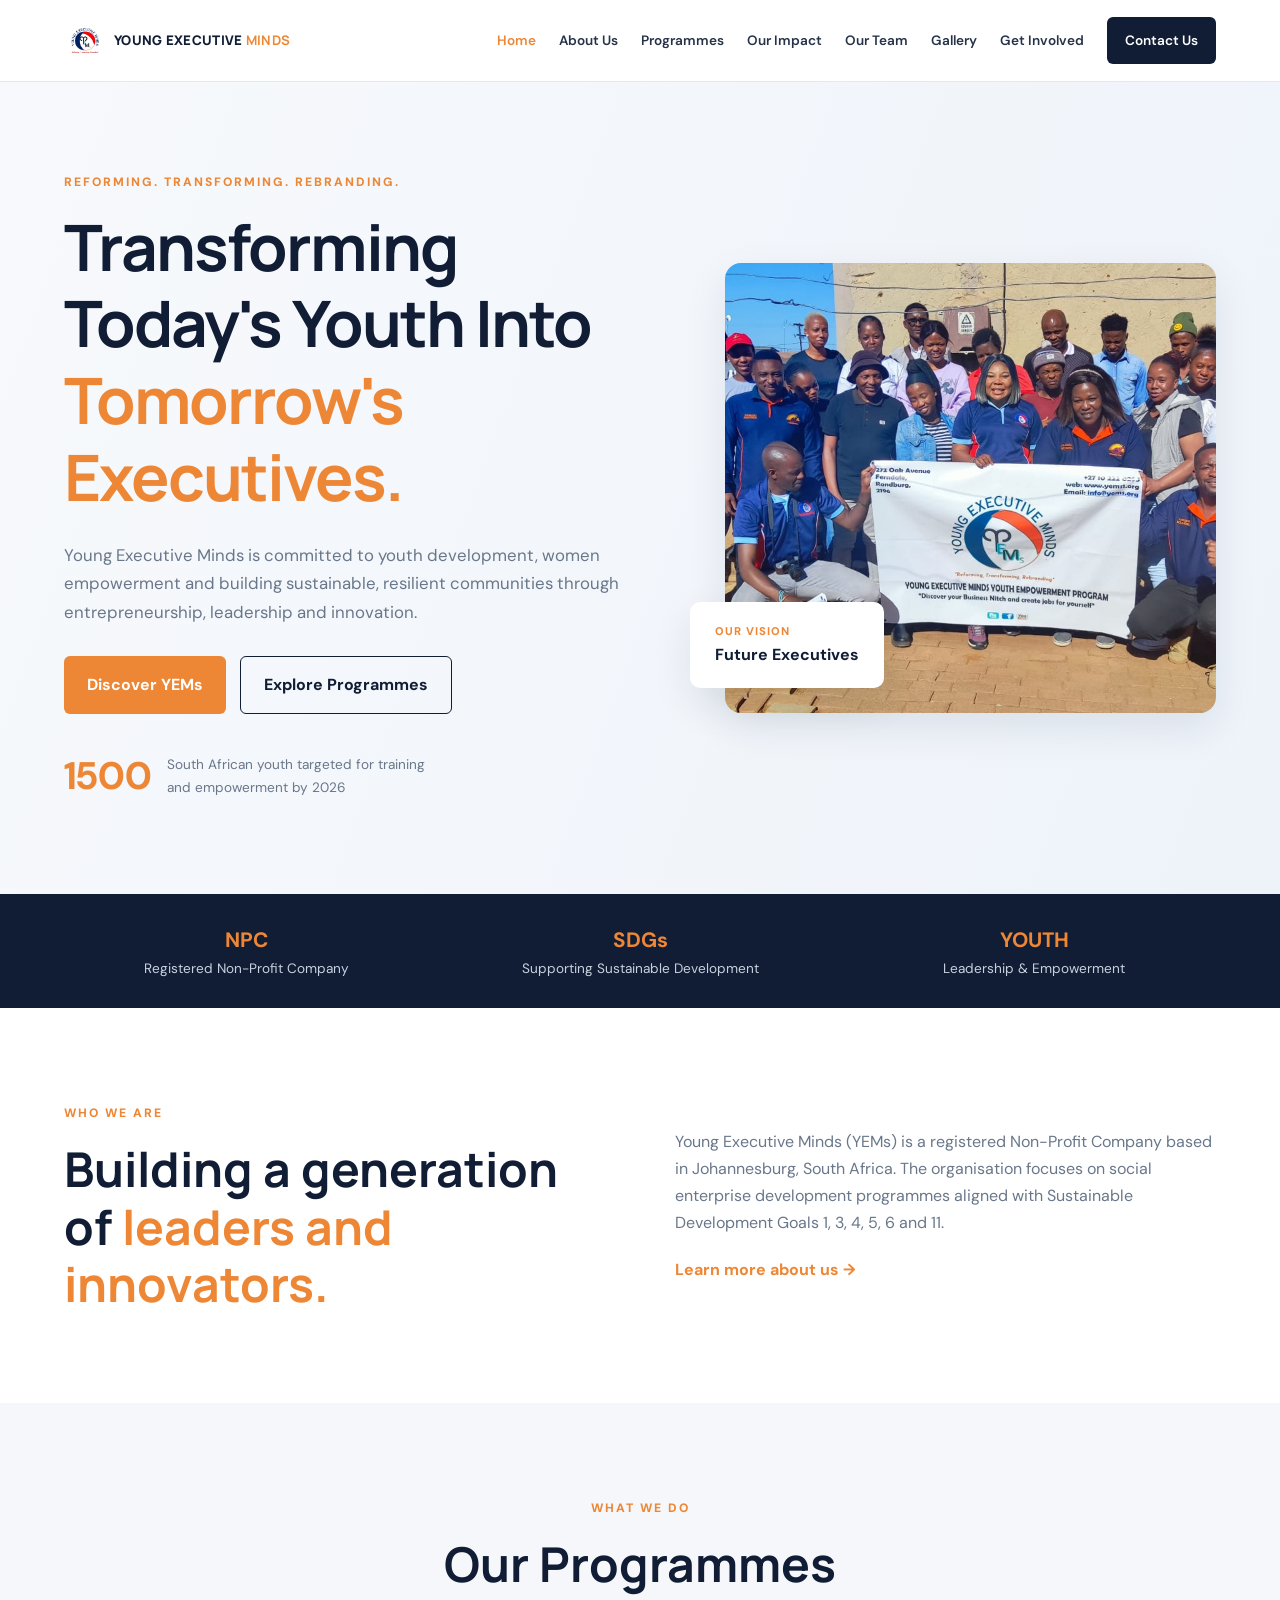
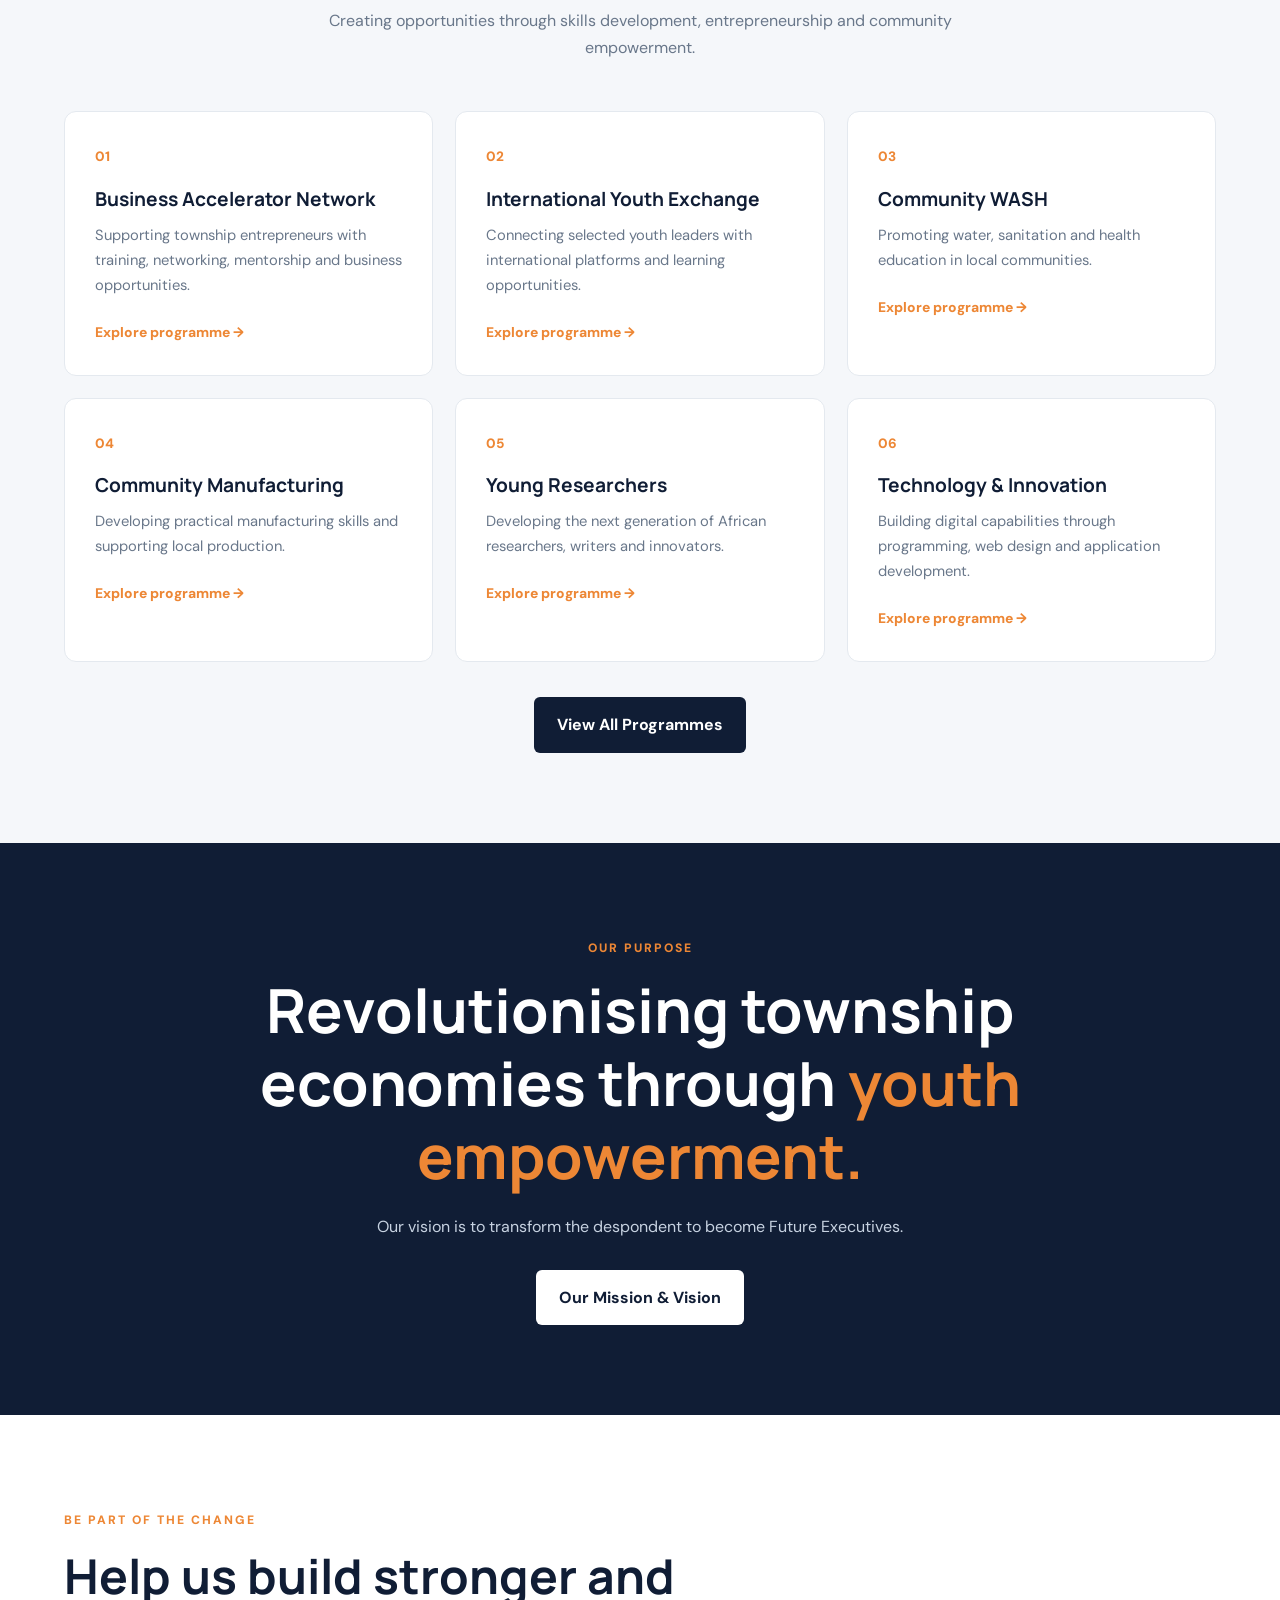
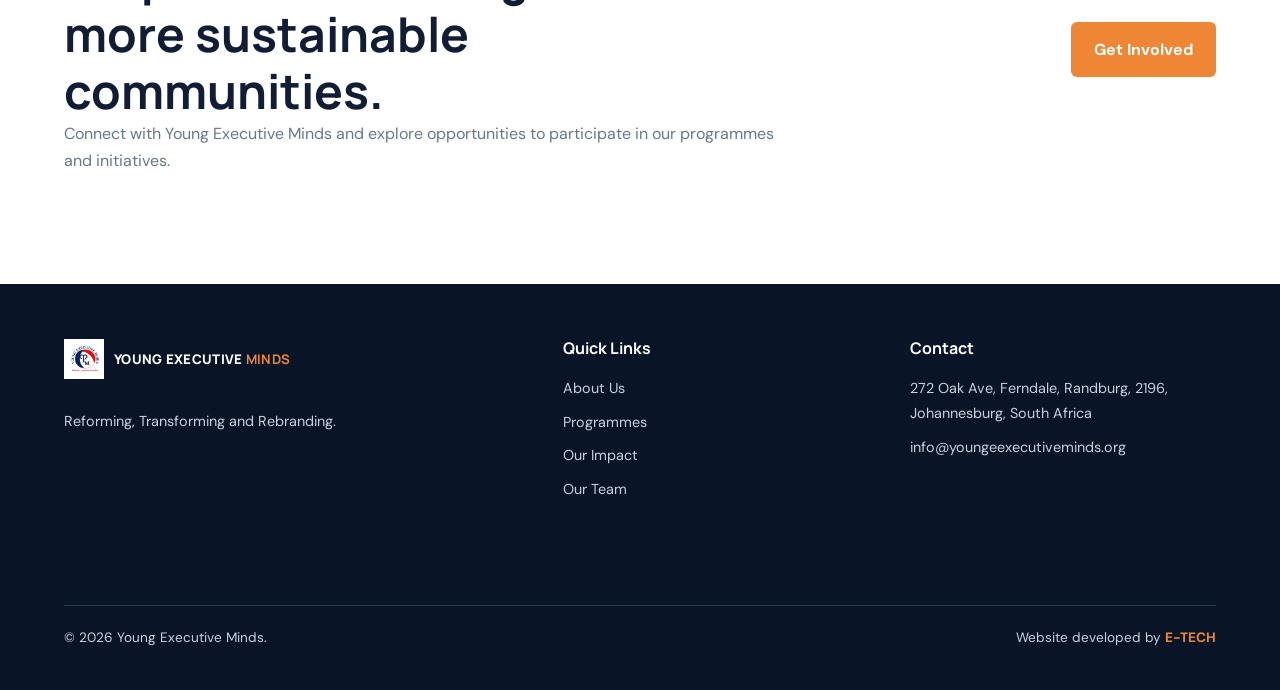
<file: index.html>
<!DOCTYPE html>
<html lang="en">
<head>
    <meta charset="UTF-8">
    <meta name="viewport" content="width=device-width, initial-scale=1.0">
    <meta name="description" content="Young Executive Minds - Empowering youth, women and sustainable township communities through leadership, entrepreneurship and innovation.">
    <title>Young Executive Minds | YEMs</title>
    <link rel="stylesheet" href="css/style.css">
    <link rel="preconnect" href="https://fonts.googleapis.com">
    <link href="https://fonts.googleapis.com/css2?family=DM+Sans:wght@400;500;600;700&family=Manrope:wght@400;500;600;700;800&display=swap" rel="stylesheet">
</head>
<body>

<header class="header">
    <div class="container navbar">
        <a href="index.html" class="logo">
            <span class="logo-mark"><img src="image/WhatsApp Image 2026-11-19 at 11.39.47.jpeg" alt="Young Executive Minds Logo"></span>
            <span>YOUNG EXECUTIVE <strong>MINDS</strong></span>
        </a>

        <button class="menu-toggle" id="menuBtn" aria-label="Open navigation" aria-expanded="false">
            <span></span><span></span><span></span>
        </button>

        <nav class="nav-links" id="navbar">
            <a href="index.html" class="active">Home</a>
            <a href="about.html">About Us</a>
            <a href="programmes.html">Programmes</a>
            <a href="impact.html">Our Impact</a>
            <a href="team.html">Our Team</a>
            <a href="gallery.html">Gallery</a>
            <a href="get-involved.html">Get Involved</a>
            <a href="contact.html" class="nav-contact">Contact Us</a>
        </nav>
    </div>
</header>

<main>

<section class="hero">
    <div class="container hero-content">
        <div class="hero-text">
            <span class="eyebrow">REFORMING. TRANSFORMING. REBRANDING.</span>
            <h1>Transforming Today's Youth Into <span>Tomorrow's Executives.</span></h1>

            <p>
                Young Executive Minds is committed to youth development,
                women empowerment and building sustainable, resilient
                communities through entrepreneurship, leadership and innovation.
            </p>

            <div class="hero-buttons">
                <a href="about.html" class="btn btn-primary">Discover YEMs</a>
                <a href="programmes.html" class="btn btn-outline">Explore Programmes</a>
            </div>

            <div class="hero-note">
                <strong>1500</strong>
                <span>South African youth targeted for training and empowerment by 2026</span>
            </div>
        </div>

        <div class="hero-visual">
            <div class="hero-image">
                <img src="image/WhatsApp Image 2026-11-19 at 11.33.44.jpeg" alt="Young people participating in community development">
            </div>
            <div class="hero-badge">
                <span>OUR VISION</span>
                <strong>Future Executives</strong>
            </div>
        </div>
    </div>
</section>

<section class="trust-strip">
    <div class="container trust-content">
        <div><strong>NPC</strong><span>Registered Non-Profit Company</span></div>
        <div><strong>SDGs</strong><span>Supporting Sustainable Development</span></div>
        <div><strong>YOUTH</strong><span>Leadership & Empowerment</span></div>
    </div>
</section>

<section class="section">
    <div class="container about-preview">
        <div>
            <span class="eyebrow">WHO WE ARE</span>
            <h2>Building a generation of <span>leaders and innovators.</span></h2>
        </div>

        <div>
            <p>
                Young Executive Minds (YEMs) is a registered Non-Profit
                Company based in Johannesburg, South Africa. The organisation
                focuses on social enterprise development programmes aligned
                with Sustainable Development Goals 1, 3, 4, 5, 6 and 11.
            </p>
            <a href="about.html" class="text-link">Learn more about us →</a>
        </div>
    </div>
</section>

<section class="section programmes-section">
    <div class="container">
        <div class="section-heading">
            <span class="eyebrow">WHAT WE DO</span>
            <h2>Our Programmes</h2>
            <p>Creating opportunities through skills development, entrepreneurship and community empowerment.</p>
        </div>

        <div class="programme-grid">
            <article class="programme-card">
                <span class="programme-number">01</span>
                <h3>Business Accelerator Network</h3>
                <p>Supporting township entrepreneurs with training, networking, mentorship and business opportunities.</p>
                <a href="programmes.html">Explore programme →</a>
            </article>

            <article class="programme-card">
                <span class="programme-number">02</span>
                <h3>International Youth Exchange</h3>
                <p>Connecting selected youth leaders with international platforms and learning opportunities.</p>
                <a href="programmes.html">Explore programme →</a>
            </article>

            <article class="programme-card">
                <span class="programme-number">03</span>
                <h3>Community WASH</h3>
                <p>Promoting water, sanitation and health education in local communities.</p>
                <a href="programmes.html">Explore programme →</a>
            </article>

            <article class="programme-card">
                <span class="programme-number">04</span>
                <h3>Community Manufacturing</h3>
                <p>Developing practical manufacturing skills and supporting local production.</p>
                <a href="programmes.html">Explore programme →</a>
            </article>

            <article class="programme-card">
                <span class="programme-number">05</span>
                <h3>Young Researchers</h3>
                <p>Developing the next generation of African researchers, writers and innovators.</p>
                <a href="programmes.html">Explore programme →</a>
            </article>

            <article class="programme-card">
                <span class="programme-number">06</span>
                <h3>Technology & Innovation</h3>
                <p>Building digital capabilities through programming, web design and application development.</p>
                <a href="programmes.html">Explore programme →</a>
            </article>
        </div>

        <div class="center">
            <a href="programmes.html" class="btn btn-dark">View All Programmes</a>
        </div>
    </div>
</section>

<section class="mission-section section">
    <div class="container mission-content">
        <span class="eyebrow">OUR PURPOSE</span>
        <h2>Revolutionising township economies through <span>youth empowerment.</span></h2>
        <p>Our vision is to transform the despondent to become Future Executives.</p>
        <a href="about.html" class="btn btn-light">Our Mission & Vision</a>
    </div>
</section>

<section class="section">
    <div class="container involvement">
        <div>
            <span class="eyebrow">BE PART OF THE CHANGE</span>
            <h2>Help us build stronger and more sustainable communities.</h2>
            <p>Connect with Young Executive Minds and explore opportunities to participate in our programmes and initiatives.</p>
        </div>
        <a href="get-involved.html" class="btn btn-primary">Get Involved</a>
    </div>
</section>

</main>

<footer class="footer">
    <div class="container footer-grid">
        <div>
            <a href="index.html" class="logo footer-logo">
                <span class="logo-mark"><img src="image/WhatsApp Image 2026-11-19 at 11.39.47.jpeg" alt="Young Executive Minds Logo"></span>
                <span>YOUNG EXECUTIVE <strong>MINDS</strong></span>
            </a>
            <p>Reforming, Transforming and Rebranding.</p>
        </div>

        <div>
            <h4>Quick Links</h4>
            <a href="about.html">About Us</a>
            <a href="programmes.html">Programmes</a>
            <a href="impact.html">Our Impact</a>
            <a href="team.html">Our Team</a>
        </div>

        <div>
            <h4>Contact</h4>
            <p>272 Oak Ave, Ferndale, Randburg, 2196, Johannesburg, South Africa</p>
            <a href="mailto:info@youngeexecutiveminds.org">info@youngeexecutiveminds.org</a>
        </div>
    </div>

<footer class="footer"><div class="container footer-bottom"><p>© <span id="year"></span> Young Executive Minds.</p><p>Website developed by <strong>E-TECH</strong></p></div></footer>
<script src="js/script.js"></script>
</body>
</html>
</file>
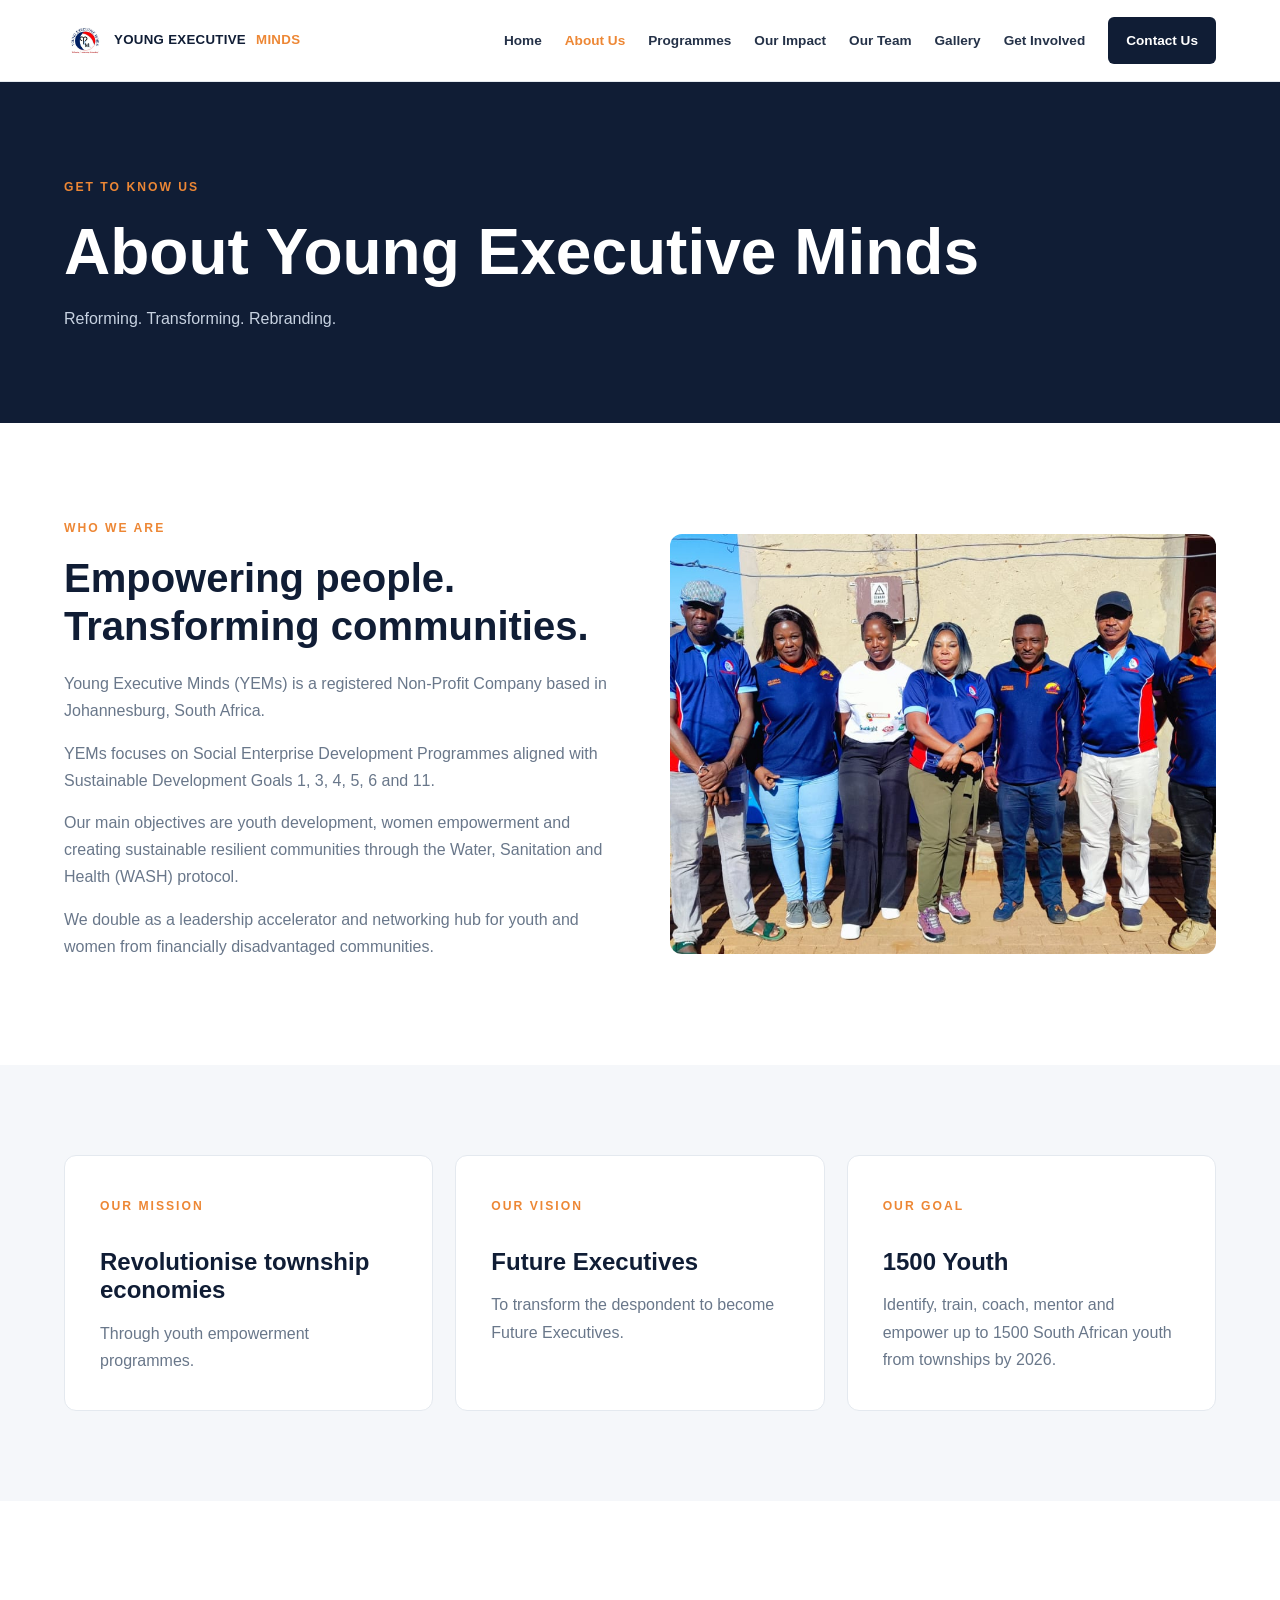
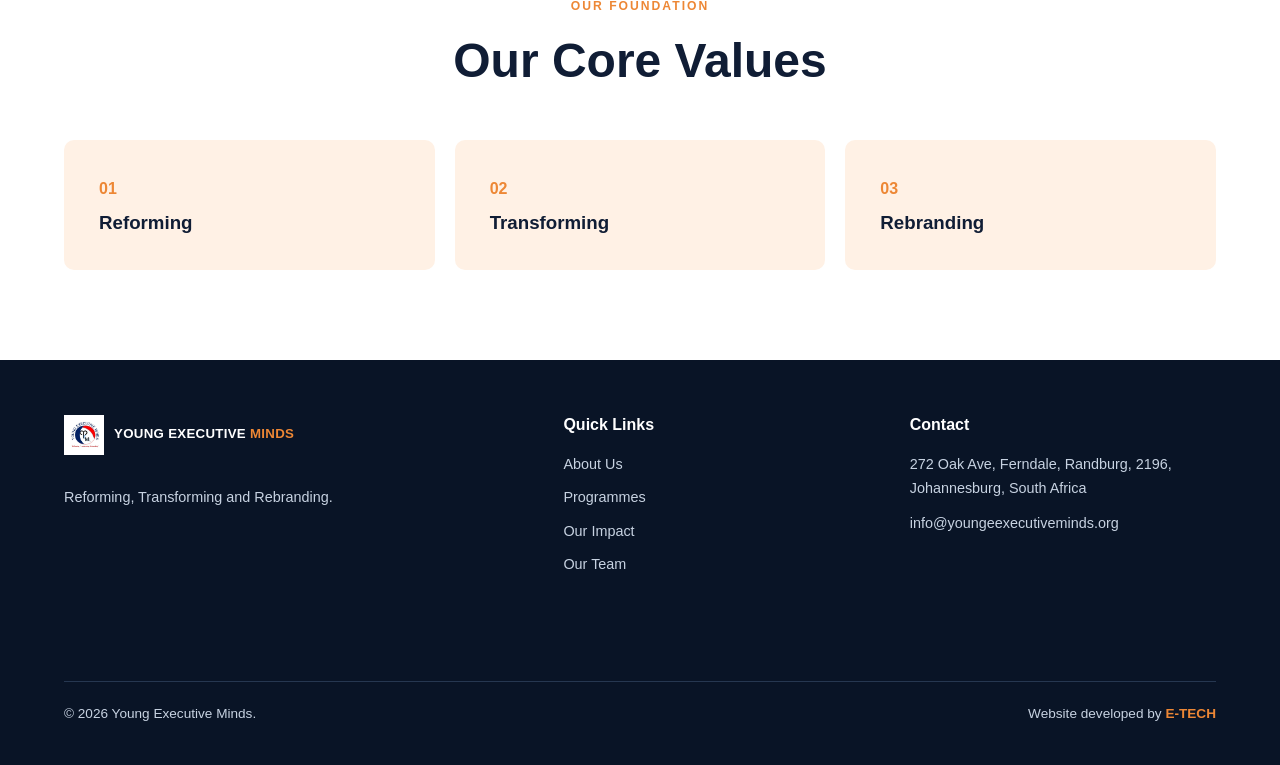
<file: about.html>
<!DOCTYPE html>
<html lang="en">
<head>
    <meta charset="UTF-8">
    <meta name="viewport" content="width=device-width, initial-scale=1.0">
    <title>About Us | Young Executive Minds</title>
    <link rel="stylesheet" href="css/style.css">
</head>
<body>

<header class="header">
    <div class="container navbar">
        <a href="index.html" class="logo"><span class="logo-mark"><img src="image/WhatsApp Image 2026-11-19 at 11.39.47.jpeg" alt="Young Executive Minds Logo"></span> YOUNG EXECUTIVE <strong>MINDS</strong></a>
        <button class="menu-toggle" id="menuBtn" aria-label="Open navigation" aria-expanded="false"><span></span><span></span><span></span></button>
        <nav class="nav-links" id="navbar">
            <a href="index.html">Home</a>
            <a href="about.html" class="active">About Us</a>
            <a href="programmes.html">Programmes</a>
            <a href="impact.html">Our Impact</a>
            <a href="team.html">Our Team</a>
            <a href="gallery.html">Gallery</a>
            <a href="get-involved.html">Get Involved</a>
            <a href="contact.html" class="nav-contact">Contact Us</a>
        </nav>
    </div>
</header>

<main>
<section class="page-hero">
    <div class="container">
        <span class="eyebrow">GET TO KNOW US</span>
        <h1>About Young Executive Minds</h1>
        <p>Reforming. Transforming. Rebranding.</p>
    </div>
</section>

<section class="section">
    <div class="container content-layout">
        <div>
            <span class="eyebrow">WHO WE ARE</span>
            <h2>Empowering people. Transforming communities.</h2>
            <p>Young Executive Minds (YEMs) is a registered Non-Profit Company based in Johannesburg, South Africa.</p>
            <p>YEMs focuses on Social Enterprise Development Programmes aligned with Sustainable Development Goals 1, 3, 4, 5, 6 and 11.</p>
            <p>Our main objectives are youth development, women empowerment and creating sustainable resilient communities through the Water, Sanitation and Health (WASH) protocol.</p>
            <p>We double as a leadership accelerator and networking hub for youth and women from financially disadvantaged communities.</p>
        </div>
        <div class="content-image">
            <img src="image/WhatsApp Image 2026-11-19 at 11.33.25.jpeg" alt="YEMs community development activities">
        </div>
    </div>
</section>

<section class="section light-section">
    <div class="container three-grid">
        <article class="info-card">
            <span class="eyebrow">OUR MISSION</span>
            <h2>Revolutionise township economies</h2>
            <p>Through youth empowerment programmes.</p>
        </article>
        <article class="info-card">
            <span class="eyebrow">OUR VISION</span>
            <h2>Future Executives</h2>
            <p>To transform the despondent to become Future Executives.</p>
        </article>
        <article class="info-card">
            <span class="eyebrow">OUR GOAL</span>
            <h2>1500 Youth</h2>
            <p>Identify, train, coach, mentor and empower up to 1500 South African youth from townships by 2026.</p>
        </article>
    </div>
</section>

<section class="section">
    <div class="container">
        <div class="section-heading">
            <span class="eyebrow">OUR FOUNDATION</span>
            <h2>Our Core Values</h2>
        </div>
        <div class="values-grid">
            <div class="value-item"><span>01</span><h3>Reforming</h3></div>
            <div class="value-item"><span>02</span><h3>Transforming</h3></div>
            <div class="value-item"><span>03</span><h3>Rebranding</h3></div>
        </div>
    </div>
</section>
</main>

<footer class="footer">
    <div class="container footer-grid">
        <div>
            <a href="index.html" class="logo footer-logo">
                <span class="logo-mark"><img src="image/WhatsApp Image 2026-11-19 at 11.39.47.jpeg" alt="Young Executive Minds Logo"></span>
                <span>YOUNG EXECUTIVE <strong>MINDS</strong></span>
            </a>
            <p>Reforming, Transforming and Rebranding.</p>
        </div>

        <div>
            <h4>Quick Links</h4>
            <a href="about.html">About Us</a>
            <a href="programmes.html">Programmes</a>
            <a href="impact.html">Our Impact</a>
            <a href="team.html">Our Team</a>
        </div>

        <div>
            <h4>Contact</h4>
            <p>272 Oak Ave, Ferndale, Randburg, 2196, Johannesburg, South Africa</p>
            <a href="mailto:info@youngeexecutiveminds.org">info@youngeexecutiveminds.org</a>
        </div>
    </div>

<footer class="footer"><div class="container footer-bottom"><p>© <span id="year"></span> Young Executive Minds.</p><p>Website developed by <strong>E-TECH</strong></p></div></footer>
<script src="js/script.js"></script>
</body>
</html>
</file>
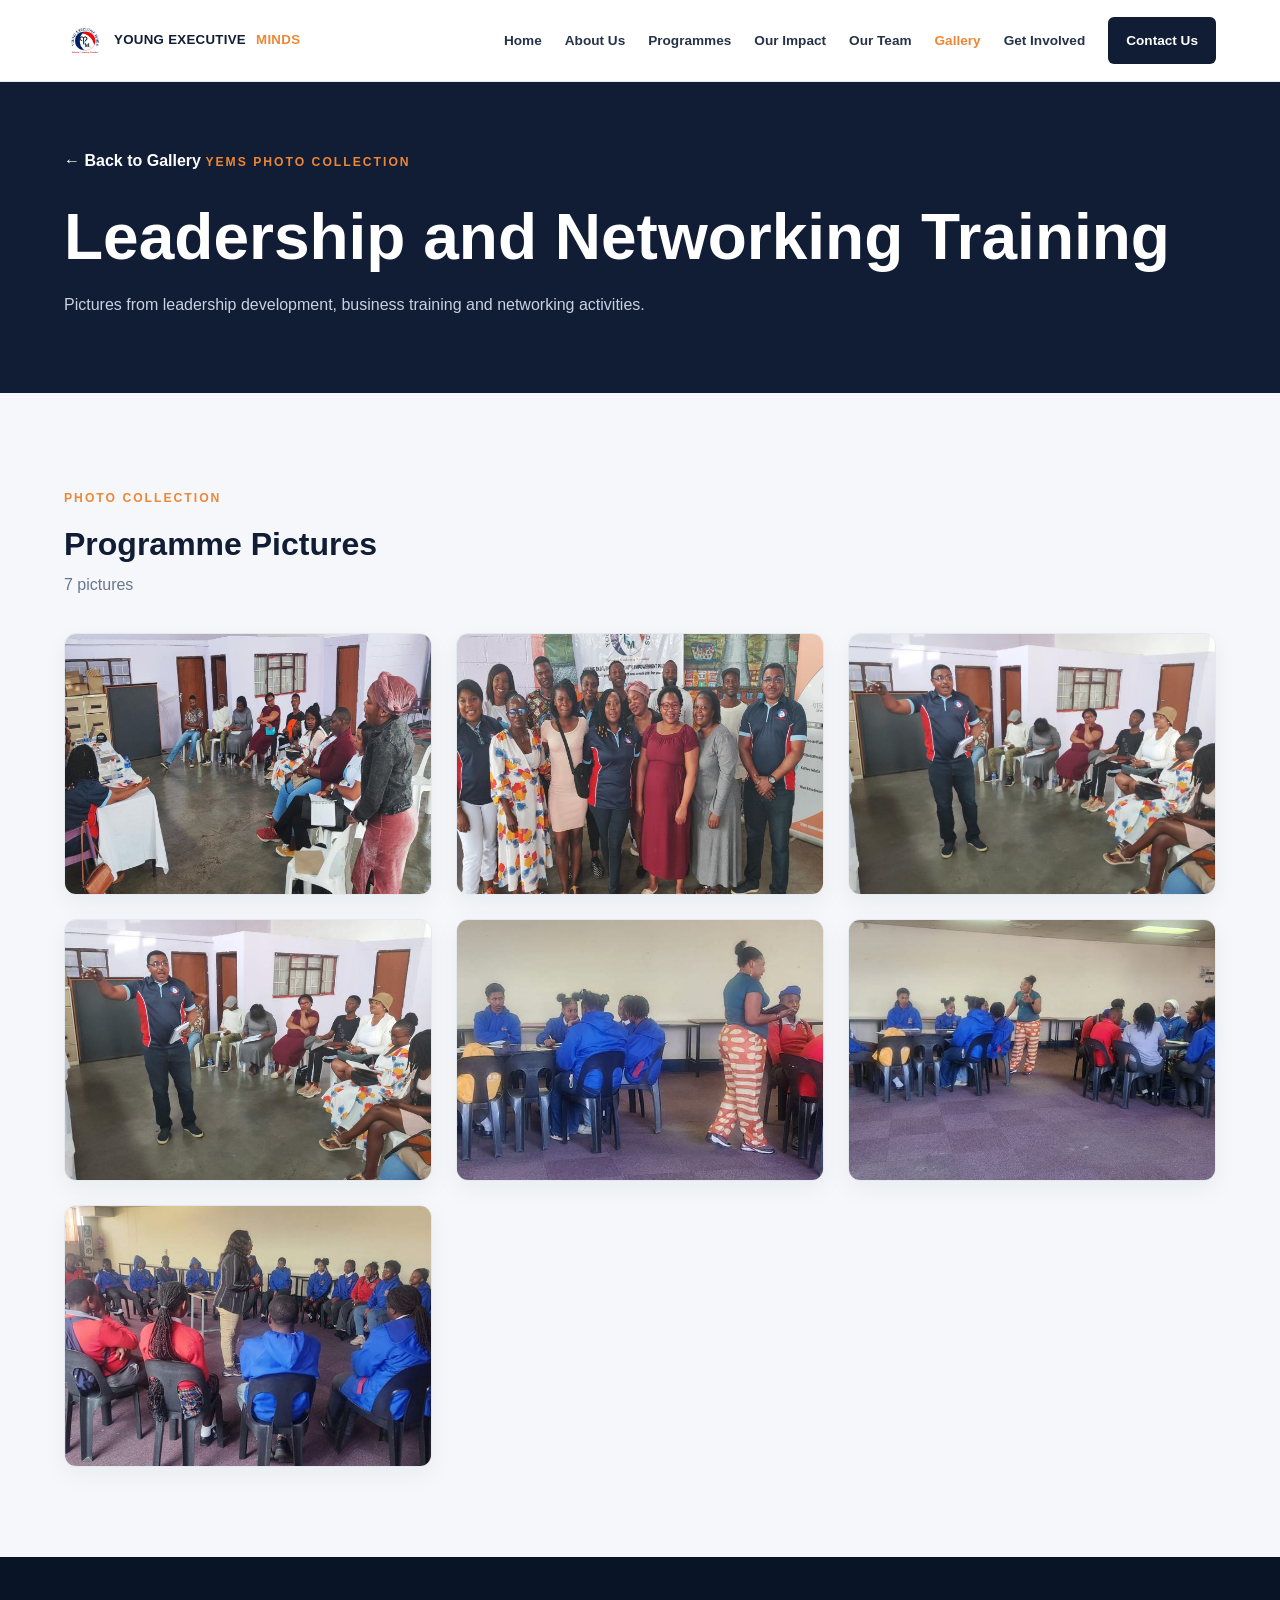
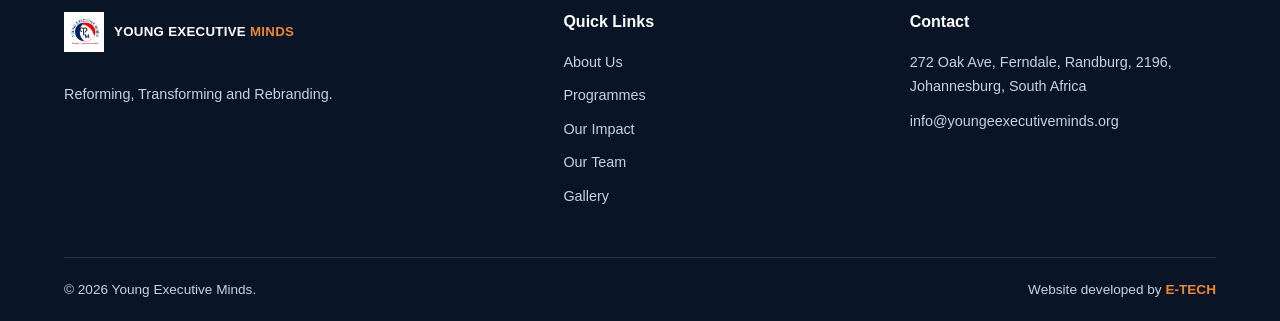
<file: album-leadership.html>
<!DOCTYPE html>
<html lang="en">
<head>
<meta charset="UTF-8">
<meta name="viewport" content="width=device-width, initial-scale=1.0">
<title>Leadership and Networking Training | YEMs Gallery</title>
<link rel="stylesheet" href="css/style.css">
</head>

<body>

<header class="header">
    <div class="container navbar">

        <a href="index.html" class="logo">
            <span class="logo-mark"><img src="image/WhatsApp Image 2026-11-19 at 11.39.47.jpeg" alt="Young Executive Minds Logo"></span>
            YOUNG EXECUTIVE <strong>MINDS</strong>
        </a>

        <button class="menu-toggle" id="menuBtn"
                aria-label="Open navigation" aria-expanded="false">
            <span></span><span></span><span></span>
        </button>

        <nav class="nav-links" id="navbar">
            <a href="index.html">Home</a>
            <a href="about.html">About Us</a>
            <a href="programmes.html">Programmes</a>
            <a href="impact.html">Our Impact</a>
            <a href="team.html">Our Team</a>
            <a href="gallery.html" class="active">Gallery</a>
            <a href="get-involved.html">Get Involved</a>
            <a href="contact.html" class="nav-contact">Contact Us</a>
        </nav>

    </div>
</header>

<main>

    <section class="page-hero album-hero">
        <div class="container">

            <a href="gallery.html" class="album-back-link">
                ← Back to Gallery
            </a>

            <span class="eyebrow">YEMS PHOTO COLLECTION</span>

            <h1>Leadership and Networking Training</h1>

            <p>Pictures from leadership development, business training and networking activities.</p>

        </div>
    </section>


    <section class="section album-section">
        <div class="container">

            <div class="album-heading">
                <div>
                    <span class="eyebrow">PHOTO COLLECTION</span>
                    <h2>Programme Pictures</h2>
                    <p id="photoCount"></p>
                </div>
            </div>

            <!-- ==========================================================
                 HOW TO ADD A PICTURE TO THIS ALBUM
                 1. Copy the image file into:  images/gallery/leadership/
                 2. Copy ONE whole <figure> block below (from <figure to </figure>)
                    and paste it at the END of the list, just before the closing
                    </div> of "album-photo-grid".
                 3. In the pasted block change the file name in href and src,
                    and the text in data-caption, alt and figcaption.
                 That is all. The picture count updates by itself.
                 ========================================================== -->
            <div class="album-photo-grid">

            <figure class="album-photo-card">
                <a class="zoom" href="images/gallery/leadership/01.jpg" data-caption="Leadership and networking training, 9 September 2023">
                    <img src="images/gallery/leadership/01.jpg" alt="Leadership and networking training, 9 September 2023" loading="lazy">
                </a>
            </figure>

            <figure class="album-photo-card">
                <a class="zoom" href="images/gallery/leadership/02.jpg" data-caption="Leadership and networking training, 9 September 2023">
                    <img src="images/gallery/leadership/02.jpg" alt="Leadership and networking training, 9 September 2023" loading="lazy">
                </a>
            </figure>

            <figure class="album-photo-card">
                <a class="zoom" href="images/gallery/leadership/03.jpg" data-caption="Leadership and networking training, 9 September 2023">
                    <img src="images/gallery/leadership/03.jpg" alt="Leadership and networking training, 9 September 2023" loading="lazy">
                </a>
            </figure>

            <figure class="album-photo-card">
                <a class="zoom" href="images/gallery/leadership/04.jpg" data-caption="Facilitated training session">
                    <img src="images/gallery/leadership/04.jpg" alt="Facilitated training session" loading="lazy">
                </a>
            </figure>

            <figure class="album-photo-card">
                <a class="zoom" href="images/gallery/leadership/05.jpg" data-caption="Training session in progress">
                    <img src="images/gallery/leadership/05.jpg" alt="Training session in progress" loading="lazy">
                </a>
            </figure>

            <figure class="album-photo-card">
                <a class="zoom" href="images/gallery/leadership/06.jpg" data-caption="Participants during a training session">
                    <img src="images/gallery/leadership/06.jpg" alt="Participants during a training session" loading="lazy">
                </a>
            </figure>

            <figure class="album-photo-card">
                <a class="zoom" href="images/gallery/leadership/07.jpg" data-caption="Group training session">
                    <img src="images/gallery/leadership/07.jpg" alt="Group training session" loading="lazy">
                </a>
            </figure>

            </div>

        </div>
    </section>

</main>


<footer class="footer">

    <div class="container footer-grid">

        <div>
            <a href="index.html" class="logo footer-logo">
                <span class="logo-mark">
                    <img src="image/WhatsApp Image 2026-11-19 at 11.39.47.jpeg"
                         alt="Young Executive Minds Logo">
                </span>
                <span>YOUNG EXECUTIVE <strong>MINDS</strong></span>
            </a>
            <p>Reforming, Transforming and Rebranding.</p>
        </div>

        <div>
            <h4>Quick Links</h4>
            <a href="about.html">About Us</a>
            <a href="programmes.html">Programmes</a>
            <a href="impact.html">Our Impact</a>
            <a href="team.html">Our Team</a>
            <a href="gallery.html">Gallery</a>
        </div>

        <div>
            <h4>Contact</h4>
            <p>272 Oak Ave, Ferndale, Randburg, 2196, Johannesburg, South Africa</p>
            <a href="mailto:info@youngeexecutiveminds.org">info@youngeexecutiveminds.org</a>
        </div>

    </div>

    <div class="container footer-bottom">
        <p>© <span id="year"></span> Young Executive Minds.</p>
        <p>Website developed by <strong>E-TECH</strong></p>
    </div>

</footer>

<script src="js/script.js"></script>
<script src="js/photo-viewer.js"></script>

</body>
</html>
</file>
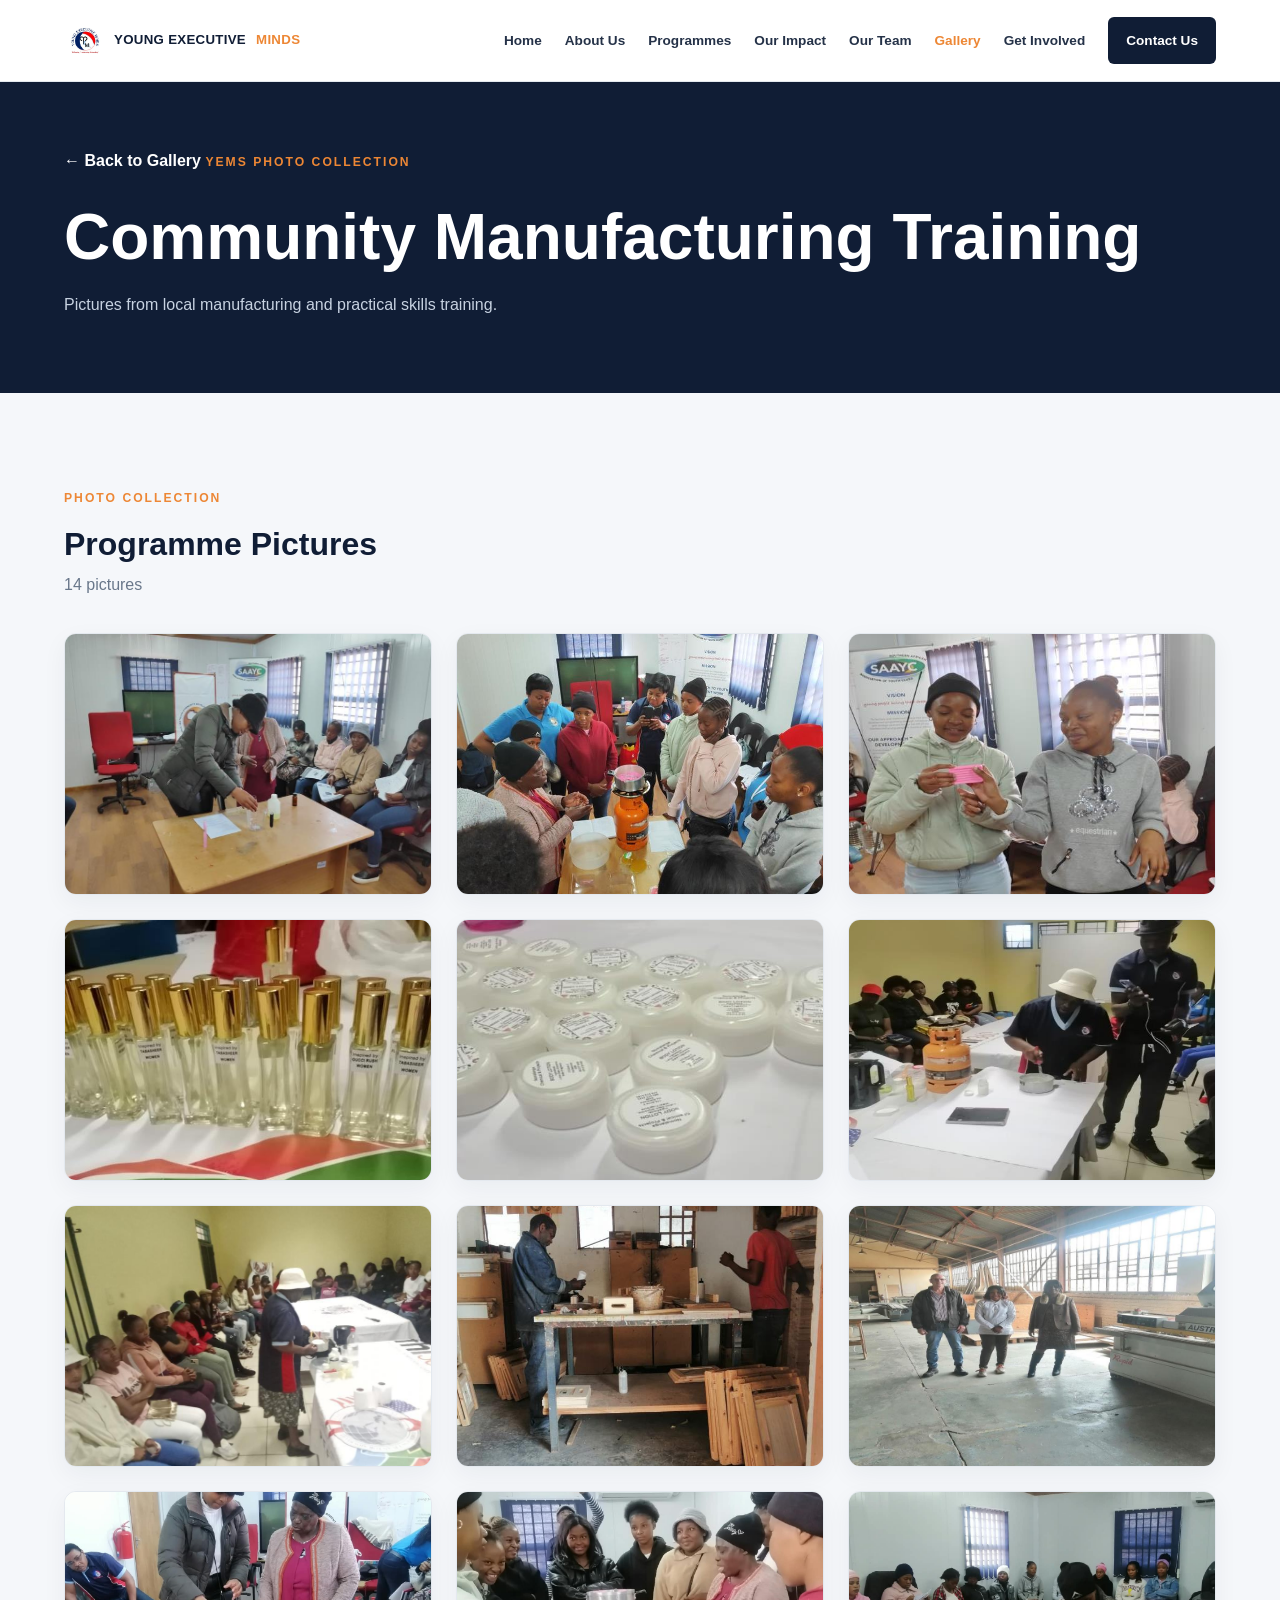
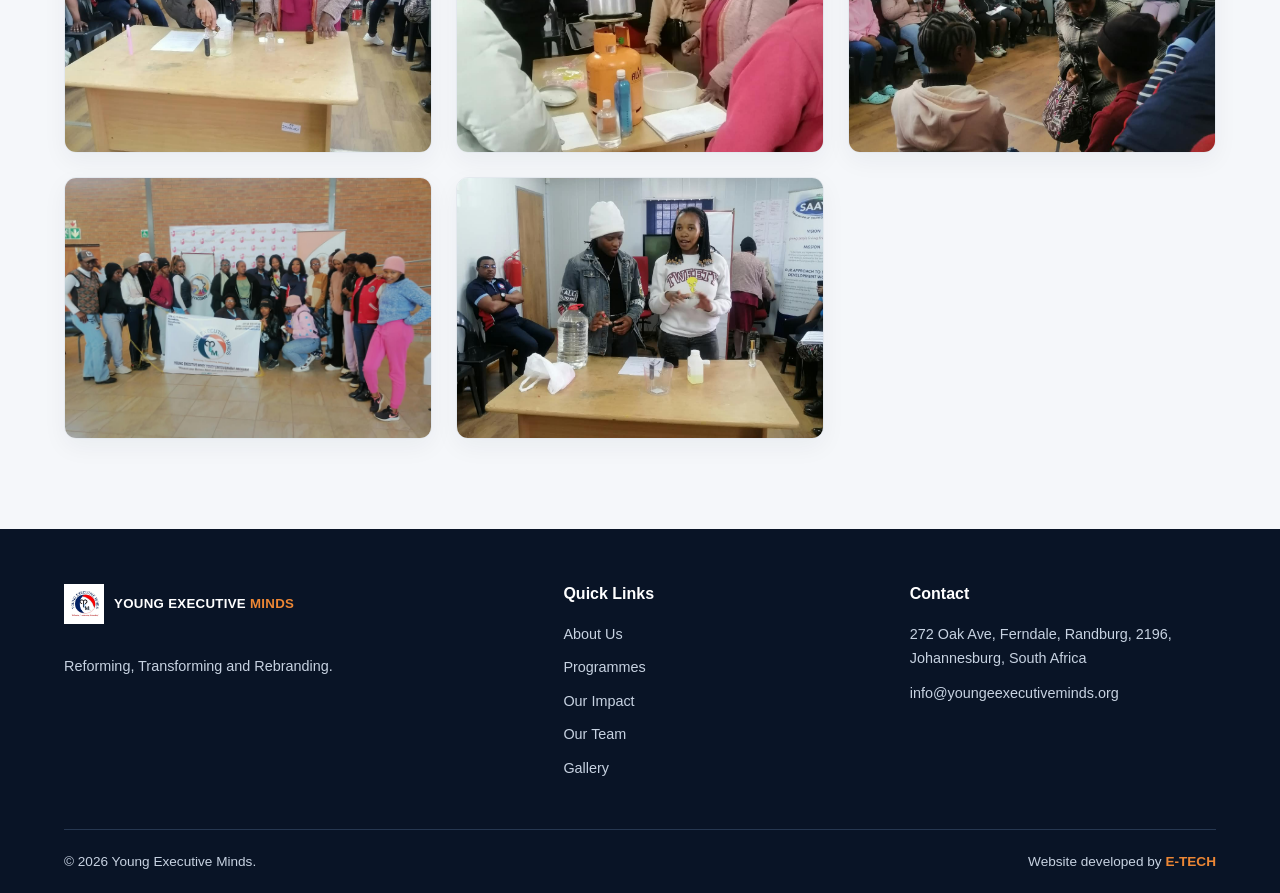
<file: album-manufacturing.html>
<!DOCTYPE html>
<html lang="en">
<head>
<meta charset="UTF-8">
<meta name="viewport" content="width=device-width, initial-scale=1.0">
<title>Community Manufacturing Training | YEMs Gallery</title>
<link rel="stylesheet" href="css/style.css">
</head>

<body>

<header class="header">
    <div class="container navbar">

        <a href="index.html" class="logo">
            <span class="logo-mark"><img src="image/WhatsApp Image 2026-11-19 at 11.39.47.jpeg" alt="Young Executive Minds Logo"></span>
            YOUNG EXECUTIVE <strong>MINDS</strong>
        </a>

        <button class="menu-toggle" id="menuBtn"
                aria-label="Open navigation" aria-expanded="false">
            <span></span><span></span><span></span>
        </button>

        <nav class="nav-links" id="navbar">
            <a href="index.html">Home</a>
            <a href="about.html">About Us</a>
            <a href="programmes.html">Programmes</a>
            <a href="impact.html">Our Impact</a>
            <a href="team.html">Our Team</a>
            <a href="gallery.html" class="active">Gallery</a>
            <a href="get-involved.html">Get Involved</a>
            <a href="contact.html" class="nav-contact">Contact Us</a>
        </nav>

    </div>
</header>

<main>

    <section class="page-hero album-hero">
        <div class="container">

            <a href="gallery.html" class="album-back-link">
                ← Back to Gallery
            </a>

            <span class="eyebrow">YEMS PHOTO COLLECTION</span>

            <h1>Community Manufacturing Training</h1>

            <p>Pictures from local manufacturing and practical skills training.</p>

        </div>
    </section>


    <section class="section album-section">
        <div class="container">

            <div class="album-heading">
                <div>
                    <span class="eyebrow">PHOTO COLLECTION</span>
                    <h2>Programme Pictures</h2>
                    <p id="photoCount"></p>
                </div>
            </div>

            <div class="album-photo-grid">

            <figure class="album-photo-card">
                <a class="zoom" href="images/gallery/manufacturing/01.jpg" data-caption="Perfume making, 17 August 2023">
                    <img src="images/gallery/manufacturing/01.jpg" alt="Perfume making, 17 August 2023" loading="lazy">
                </a>
            </figure>

            <figure class="album-photo-card">
                <a class="zoom" href="images/gallery/manufacturing/02.jpg" data-caption="Body lotion making, 17 August 2023">
                    <img src="images/gallery/manufacturing/02.jpg" alt="Body lotion making, 17 August 2023" loading="lazy">
                </a>
            </figure>

            <figure class="album-photo-card">
                <a class="zoom" href="images/gallery/manufacturing/03.jpg" data-caption="Soap making, 17 August 2023">
                    <img src="images/gallery/manufacturing/03.jpg" alt="Soap making, 17 August 2023" loading="lazy">
                </a>
            </figure>

            <figure class="album-photo-card">
                <a class="zoom" href="images/gallery/manufacturing/04.jpg" data-caption="Perfumes made by learners for sale">
                    <img src="images/gallery/manufacturing/04.jpg" alt="Perfumes made by learners for sale" loading="lazy">
                </a>
            </figure>

            <figure class="album-photo-card">
                <a class="zoom" href="images/gallery/manufacturing/05.jpg" data-caption="Body lotions made for sale">
                    <img src="images/gallery/manufacturing/05.jpg" alt="Body lotions made for sale" loading="lazy">
                </a>
            </figure>

            <figure class="album-photo-card">
                <a class="zoom" href="images/gallery/manufacturing/06.jpg" data-caption="Cleaning agents training, Braamfischerville, Soweto, 25 August 2023">
                    <img src="images/gallery/manufacturing/06.jpg" alt="Cleaning agents training, Braamfischerville, Soweto, 25 August 2023" loading="lazy">
                </a>
            </figure>

            <figure class="album-photo-card">
                <a class="zoom" href="images/gallery/manufacturing/07.jpg" data-caption="Body lotion training, Dobsonville, Soweto, 30 August 2023">
                    <img src="images/gallery/manufacturing/07.jpg" alt="Body lotion training, Dobsonville, Soweto, 30 August 2023" loading="lazy">
                </a>
            </figure>

            <figure class="album-photo-card">
                <a class="zoom" href="images/gallery/manufacturing/08.jpg" data-caption="Furniture making training, Alexandra, 20 July 2023">
                    <img src="images/gallery/manufacturing/08.jpg" alt="Furniture making training, Alexandra, 20 July 2023" loading="lazy">
                </a>
            </figure>

            <figure class="album-photo-card">
                <a class="zoom" href="images/gallery/manufacturing/09.jpg" data-caption="Mary Otigbu with factory owners">
                    <img src="images/gallery/manufacturing/09.jpg" alt="Mary Otigbu with factory owners" loading="lazy">
                </a>
            </figure>

            <figure class="album-photo-card">
                <a class="zoom" href="images/gallery/manufacturing/WhatsApp Image 2026-11-22 at 15.40.00.jpeg" data-caption="Mary Otigbu with factory owners">
                    <img src="images/gallery/manufacturing/WhatsApp Image 2026-11-22 at 15.40.00.jpeg" alt="Mary Otigbu with factory owners" loading="lazy">
                </a>
            </figure>
            
            <figure class="album-photo-card">
                <a class="zoom" href="images/gallery/manufacturing/WhatsApp Image 2026-11-22 at 15.40.01 (1).jpeg" data-caption="Mary Otigbu with factory owners">
                    <img src="images/gallery/manufacturing/WhatsApp Image 2026-11-22 at 15.40.01 (1).jpeg" alt="Mary Otigbu with factory owners" loading="lazy">
                </a>
            </figure>

            <figure class="album-photo-card">
                <a class="zoom" href="images/gallery/manufacturing/WhatsApp Image 2026-11-22 at 15.40.01 (2).jpeg" data-caption="Mary Otigbu with factory owners">
                    <img src="images/gallery/manufacturing/WhatsApp Image 2026-11-22 at 15.40.01 (2).jpeg" alt="Mary Otigbu with factory owners" loading="lazy">
                </a>
            </figure>

            <figure class="album-photo-card">
                <a class="zoom" href="images/gallery/manufacturing/WhatsApp Image 2026-11-22 at 15.40.01 (3).jpeg" data-caption="Mary Otigbu with factory owners">
                    <img src="images/gallery/manufacturing/WhatsApp Image 2026-11-22 at 15.40.01 (3).jpeg" alt="Mary Otigbu with factory owners" loading="lazy">
                </a>
            </figure>

            <figure class="album-photo-card">
                <a class="zoom" href="images/gallery/manufacturing/WhatsApp Image 2026-11-22 at 15.40.01.jpeg" data-caption="Mary Otigbu with factory owners">
                    <img src="images/gallery/manufacturing/WhatsApp Image 2026-11-22 at 15.40.01.jpeg" alt="Mary Otigbu with factory owners" loading="lazy">
                </a>
            </figure>

            </div>

        </div>
    </section>

</main>


<footer class="footer">

    <div class="container footer-grid">

        <div>
            <a href="index.html" class="logo footer-logo">
                <span class="logo-mark">
                    <img src="image/WhatsApp Image 2026-11-19 at 11.39.47.jpeg"
                         alt="Young Executive Minds Logo">
                </span>
                <span>YOUNG EXECUTIVE <strong>MINDS</strong></span>
            </a>
            <p>Reforming, Transforming and Rebranding.</p>
        </div>

        <div>
            <h4>Quick Links</h4>
            <a href="about.html">About Us</a>
            <a href="programmes.html">Programmes</a>
            <a href="impact.html">Our Impact</a>
            <a href="team.html">Our Team</a>
            <a href="gallery.html">Gallery</a>
        </div>

        <div>
            <h4>Contact</h4>
            <p>272 Oak Ave, Ferndale, Randburg, 2196, Johannesburg, South Africa</p>
            <a href="mailto:info@youngeexecutiveminds.org">info@youngeexecutiveminds.org</a> 
        </div>

    </div>

    <div class="container footer-bottom">
        <p>© <span id="year"></span> Young Executive Minds.</p>
        <p>Website developed by <strong>E-TECH</strong></p>
    </div>

</footer>

<script src="js/script.js"></script>
<script src="js/photo-viewer.js"></script>

</body>
</html>
</file>
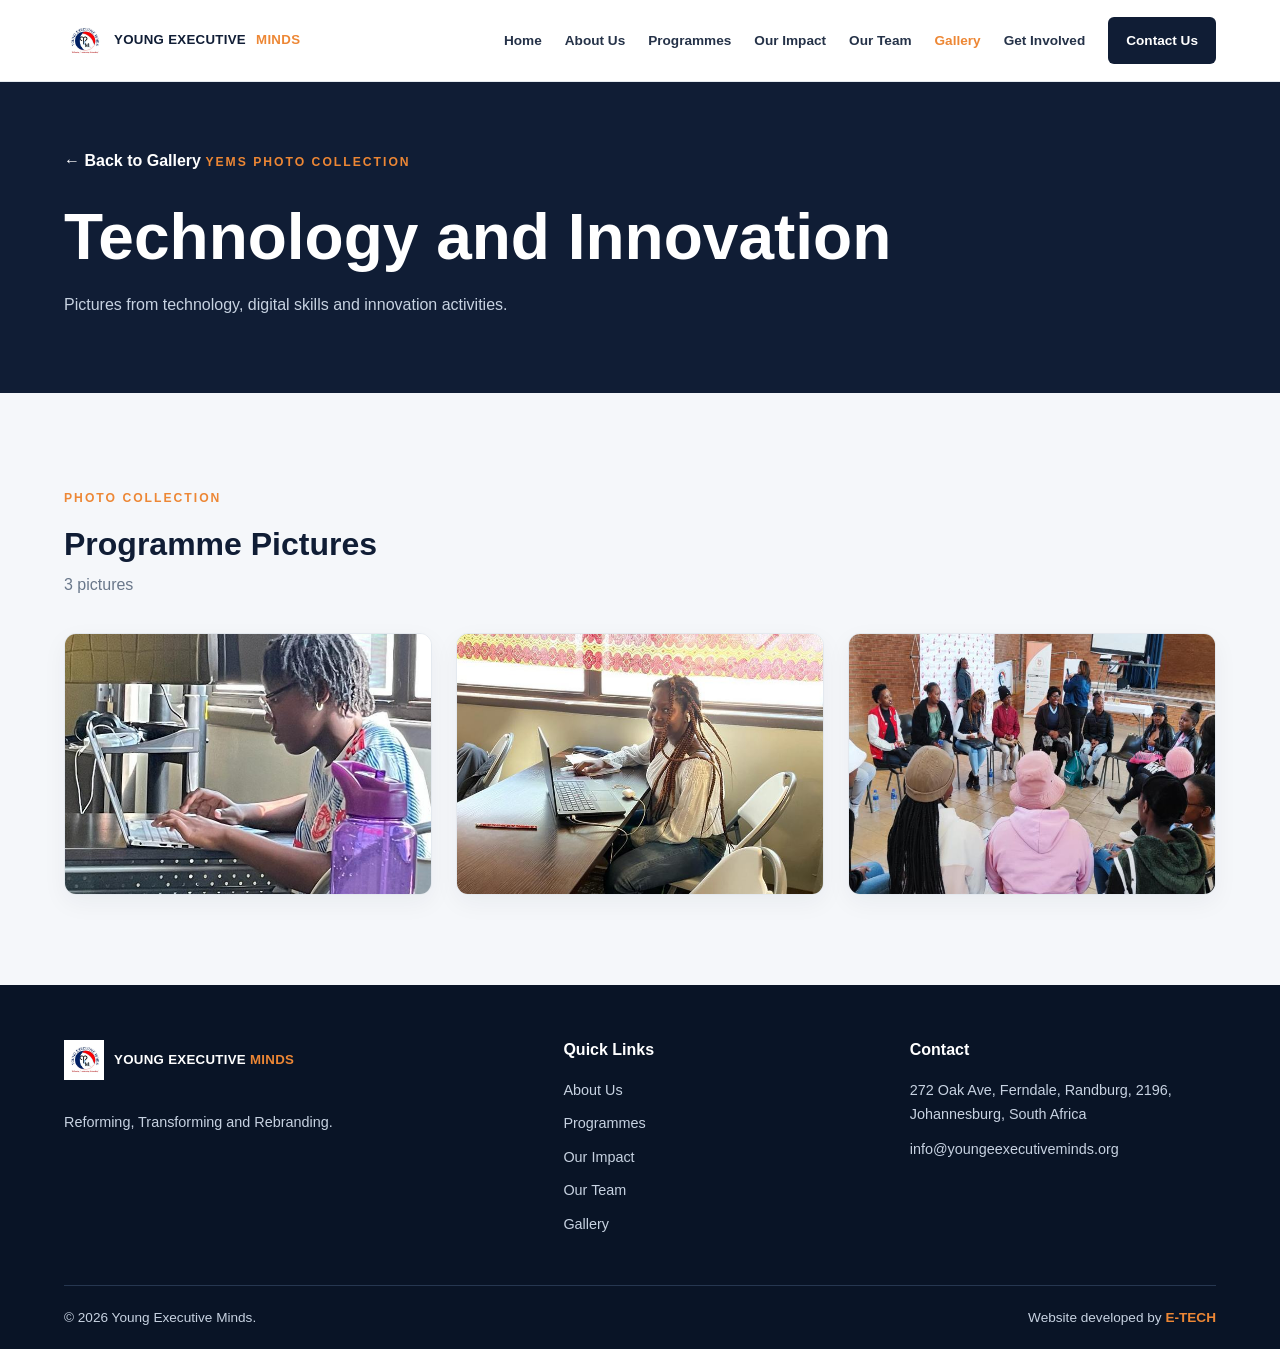
<file: album-technology.html>
<!DOCTYPE html>
<html lang="en">
<head>
<meta charset="UTF-8">
<meta name="viewport" content="width=device-width, initial-scale=1.0">
<title>Technology and Innovation | YEMs Gallery</title>
<link rel="stylesheet" href="css/style.css">
</head>

<body>

<header class="header">
    <div class="container navbar">

        <a href="index.html" class="logo">
            <span class="logo-mark"><img src="image/WhatsApp Image 2026-11-19 at 11.39.47.jpeg" alt="Young Executive Minds Logo"></span>
            YOUNG EXECUTIVE <strong>MINDS</strong>
        </a>

        <button class="menu-toggle" id="menuBtn"
                aria-label="Open navigation" aria-expanded="false">
            <span></span><span></span><span></span>
        </button>

        <nav class="nav-links" id="navbar">
            <a href="index.html">Home</a>
            <a href="about.html">About Us</a>
            <a href="programmes.html">Programmes</a>
            <a href="impact.html">Our Impact</a>
            <a href="team.html">Our Team</a>
            <a href="gallery.html" class="active">Gallery</a>
            <a href="get-involved.html">Get Involved</a>
            <a href="contact.html" class="nav-contact">Contact Us</a>
        </nav>

    </div>
</header>

<main>

    <section class="page-hero album-hero">
        <div class="container">

            <a href="gallery.html" class="album-back-link">
                ← Back to Gallery
            </a>

            <span class="eyebrow">YEMS PHOTO COLLECTION</span>

            <h1>Technology and Innovation</h1>

            <p>Pictures from technology, digital skills and innovation activities.</p>

        </div>
    </section>


    <section class="section album-section">
        <div class="container">

            <div class="album-heading">
                <div>
                    <span class="eyebrow">PHOTO COLLECTION</span>
                    <h2>Programme Pictures</h2>
                    <p id="photoCount"></p>
                </div>
            </div>

            <!-- ==========================================================
                 HOW TO ADD A PICTURE TO THIS ALBUM
                 1. Copy the image file into:  images/gallery/technology/
                 2. Copy ONE whole <figure> block below (from <figure to </figure>)
                    and paste it at the END of the list, just before the closing
                    </div> of "album-photo-grid".
                 3. In the pasted block change the file name in href and src,
                    and the text in data-caption, alt and figcaption.
                 That is all. The picture count updates by itself.
                 ========================================================== -->
            <div class="album-photo-grid">

            <figure class="album-photo-card">
                <a class="zoom" href="images/gallery/technology/01.jpg" data-caption="Girls in Tech: web design online training, 20 June">
                    <img src="images/gallery/technology/01.jpg" alt="Girls in Tech: web design online training, 20 June" loading="lazy">
                </a>
            </figure>

            <figure class="album-photo-card">
                <a class="zoom" href="images/gallery/technology/02.jpg" data-caption="Girls in Tech: web application online training, 15 July">
                    <img src="images/gallery/technology/02.jpg" alt="Girls in Tech: web application online training, 15 July" loading="lazy">
                </a>
            </figure>

            <figure class="album-photo-card">
                <a class="zoom" href="images/gallery/technology/03.jpg" data-caption="Girls in Tech: onboarding session in Soweto, 10 August">
                    <img src="images/gallery/technology/03.jpg" alt="Girls in Tech: onboarding session in Soweto, 10 August" loading="lazy">
                </a>
            </figure>

            </div>

        </div>
    </section>

</main>


<footer class="footer">

    <div class="container footer-grid">

        <div>
            <a href="index.html" class="logo footer-logo">
                <span class="logo-mark">
                    <img src="image/WhatsApp Image 2026-11-19 at 11.39.47.jpeg"
                         alt="Young Executive Minds Logo">
                </span>
                <span>YOUNG EXECUTIVE <strong>MINDS</strong></span>
            </a>
            <p>Reforming, Transforming and Rebranding.</p>
        </div>

        <div>
            <h4>Quick Links</h4>
            <a href="about.html">About Us</a>
            <a href="programmes.html">Programmes</a>
            <a href="impact.html">Our Impact</a>
            <a href="team.html">Our Team</a>
            <a href="gallery.html">Gallery</a>
        </div>

        <div>
            <h4>Contact</h4>
            <p>272 Oak Ave, Ferndale, Randburg, 2196, Johannesburg, South Africa</p>
            <a href="mailto:info@youngeexecutiveminds.org">info@youngeexecutiveminds.org</a>
        </div>

    </div>

    <div class="container footer-bottom">
        <p>© <span id="year"></span> Young Executive Minds.</p>
        <p>Website developed by <strong>E-TECH</strong></p>
    </div>

</footer>

<script src="js/script.js"></script>
<script src="js/photo-viewer.js"></script>

</body>
</html>
</file>
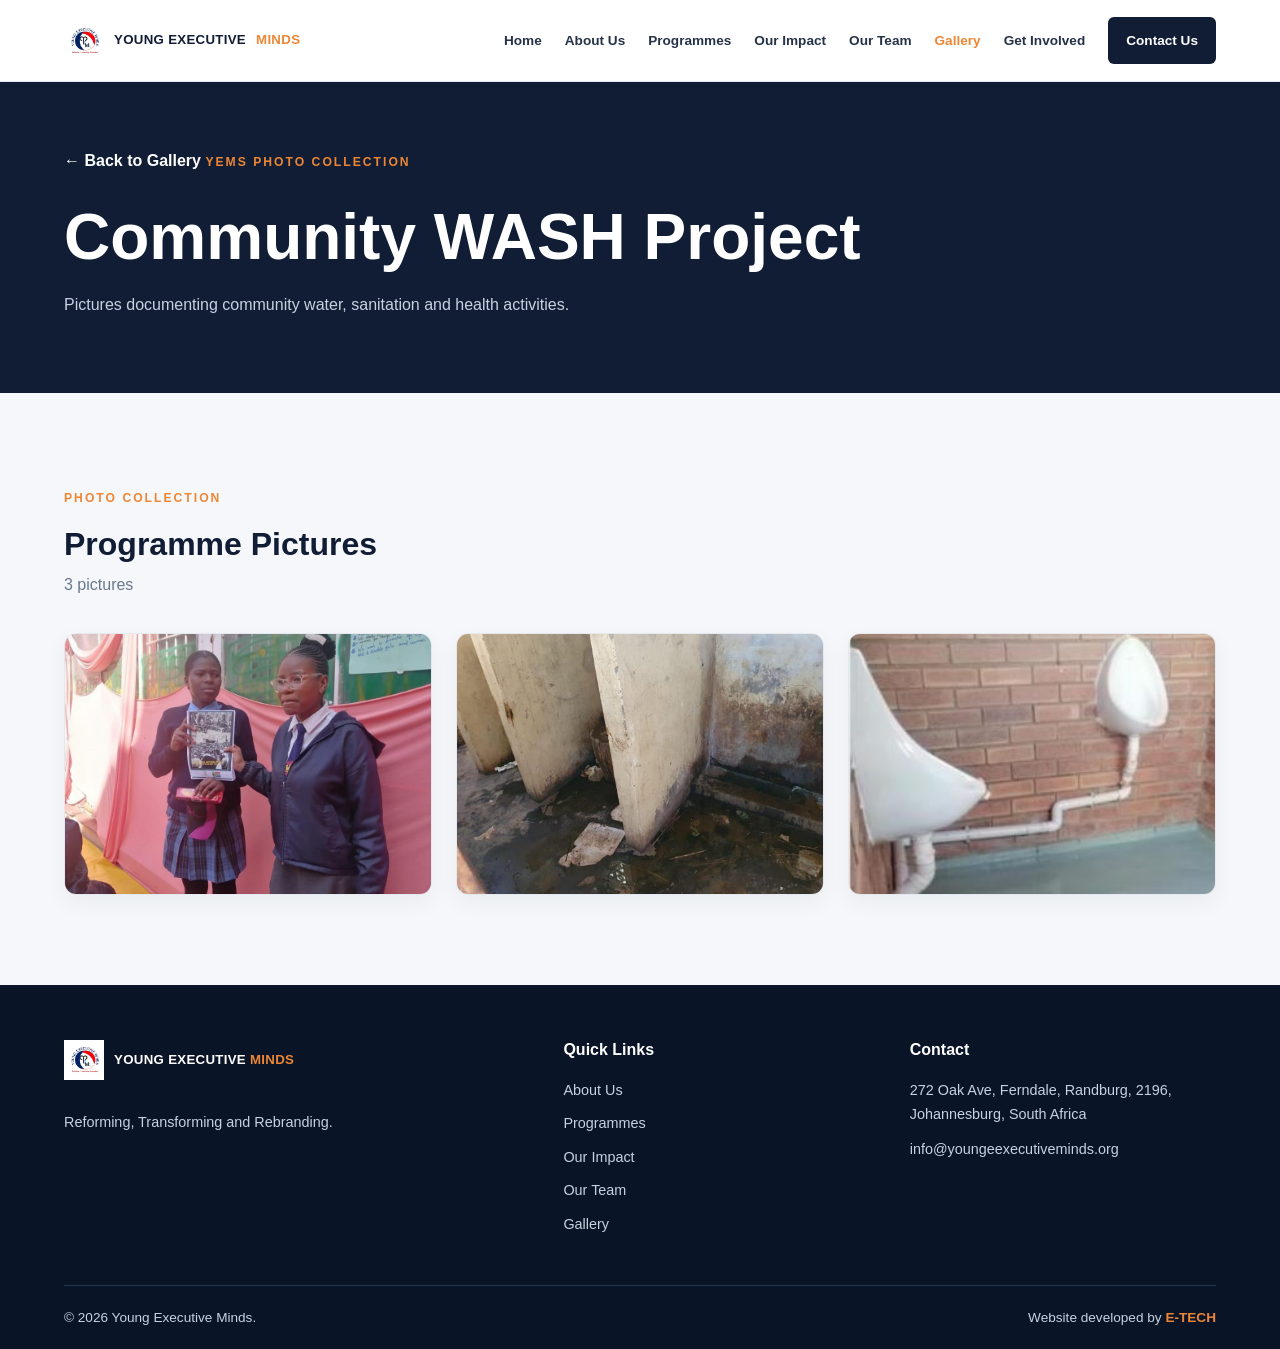
<file: album-wash.html>
<!DOCTYPE html>
<html lang="en">
<head>
<meta charset="UTF-8">
<meta name="viewport" content="width=device-width, initial-scale=1.0">
<title>Community WASH Project | YEMs Gallery</title>
<link rel="stylesheet" href="css/style.css">
</head>

<body>

<header class="header">
    <div class="container navbar">

        <a href="index.html" class="logo">
            <span class="logo-mark"><img src="image/WhatsApp Image 2026-11-19 at 11.39.47.jpeg" alt="Young Executive Minds Logo"></span>
            YOUNG EXECUTIVE <strong>MINDS</strong>
        </a>

        <button class="menu-toggle" id="menuBtn"
                aria-label="Open navigation" aria-expanded="false">
            <span></span><span></span><span></span>
        </button>

        <nav class="nav-links" id="navbar">
            <a href="index.html">Home</a>
            <a href="about.html">About Us</a>
            <a href="programmes.html">Programmes</a>
            <a href="impact.html">Our Impact</a>
            <a href="team.html">Our Team</a>
            <a href="gallery.html" class="active">Gallery</a>
            <a href="get-involved.html">Get Involved</a>
            <a href="contact.html" class="nav-contact">Contact Us</a>
        </nav>

    </div>
</header>

<main>

    <section class="page-hero album-hero">
        <div class="container">

            <a href="gallery.html" class="album-back-link">
                ← Back to Gallery
            </a>

            <span class="eyebrow">YEMS PHOTO COLLECTION</span>

            <h1>Community WASH Project</h1>

            <p>Pictures documenting community water, sanitation and health activities.</p>

        </div>
    </section>


    <section class="section album-section">
        <div class="container">

            <div class="album-heading">
                <div>
                    <span class="eyebrow">PHOTO COLLECTION</span>
                    <h2>Programme Pictures</h2>
                    <p id="photoCount"></p>
                </div>
            </div>

            <!-- ==========================================================
                 HOW TO ADD A PICTURE TO THIS ALBUM
                 1. Copy the image file into:  images/gallery/wash/
                 2. Copy ONE whole <figure> block below (from <figure to </figure>)
                    and paste it at the END of the list, just before the closing
                    </div> of "album-photo-grid".
                 3. In the pasted block change the file name in href and src,
                    and the text in data-caption, alt and figcaption.
                 That is all. The picture count updates by itself.
                 ========================================================== -->
            <div class="album-photo-grid">

            <figure class="album-photo-card">
                <a class="zoom" href="images/gallery/wash/01.jpg" data-caption="Hygiene awareness workshop, Johannesburg CBD high school, 28 August 2023">
                    <img src="images/gallery/wash/01.jpg" alt="Hygiene awareness workshop, Johannesburg CBD high school, 28 August 2023" loading="lazy">
                </a>
            </figure>

            <figure class="album-photo-card">
                <a class="zoom" href="images/gallery/wash/02.jpg" data-caption="Eastern Cape school toilets before construction">
                    <img src="images/gallery/wash/02.jpg" alt="Eastern Cape school toilets before construction" loading="lazy">
                </a>
            </figure>

            <figure class="album-photo-card">
                <a class="zoom" href="images/gallery/wash/03.jpg" data-caption="After construction: Clear Enviro toilet sanitation treatment plant">
                    <img src="images/gallery/wash/03.jpg" alt="After construction: Clear Enviro toilet sanitation treatment plant" loading="lazy">
                </a>
            </figure>

            </div>

        </div>
    </section>

</main>


<footer class="footer">

    <div class="container footer-grid">

        <div>
            <a href="index.html" class="logo footer-logo">
                <span class="logo-mark">
                    <img src="image/WhatsApp Image 2026-11-19 at 11.39.47.jpeg"
                         alt="Young Executive Minds Logo">
                </span>
                <span>YOUNG EXECUTIVE <strong>MINDS</strong></span>
            </a>
            <p>Reforming, Transforming and Rebranding.</p>
        </div>

        <div>
            <h4>Quick Links</h4>
            <a href="about.html">About Us</a>
            <a href="programmes.html">Programmes</a>
            <a href="impact.html">Our Impact</a>
            <a href="team.html">Our Team</a>
            <a href="gallery.html">Gallery</a>
        </div>

        <div>
            <h4>Contact</h4>
            <p>272 Oak Ave, Ferndale, Randburg, 2196, Johannesburg, South Africa</p>
            <a href="mailto:info@youngeexecutiveminds.org">info@youngeexecutiveminds.org</a>
        </div>

    </div>

    <div class="container footer-bottom">
        <p>© <span id="year"></span> Young Executive Minds.</p>
        <p>Website developed by <strong>E-TECH</strong></p>
    </div>

</footer>

<script src="js/script.js"></script>
<script src="js/photo-viewer.js"></script>

</body>
</html>
</file>
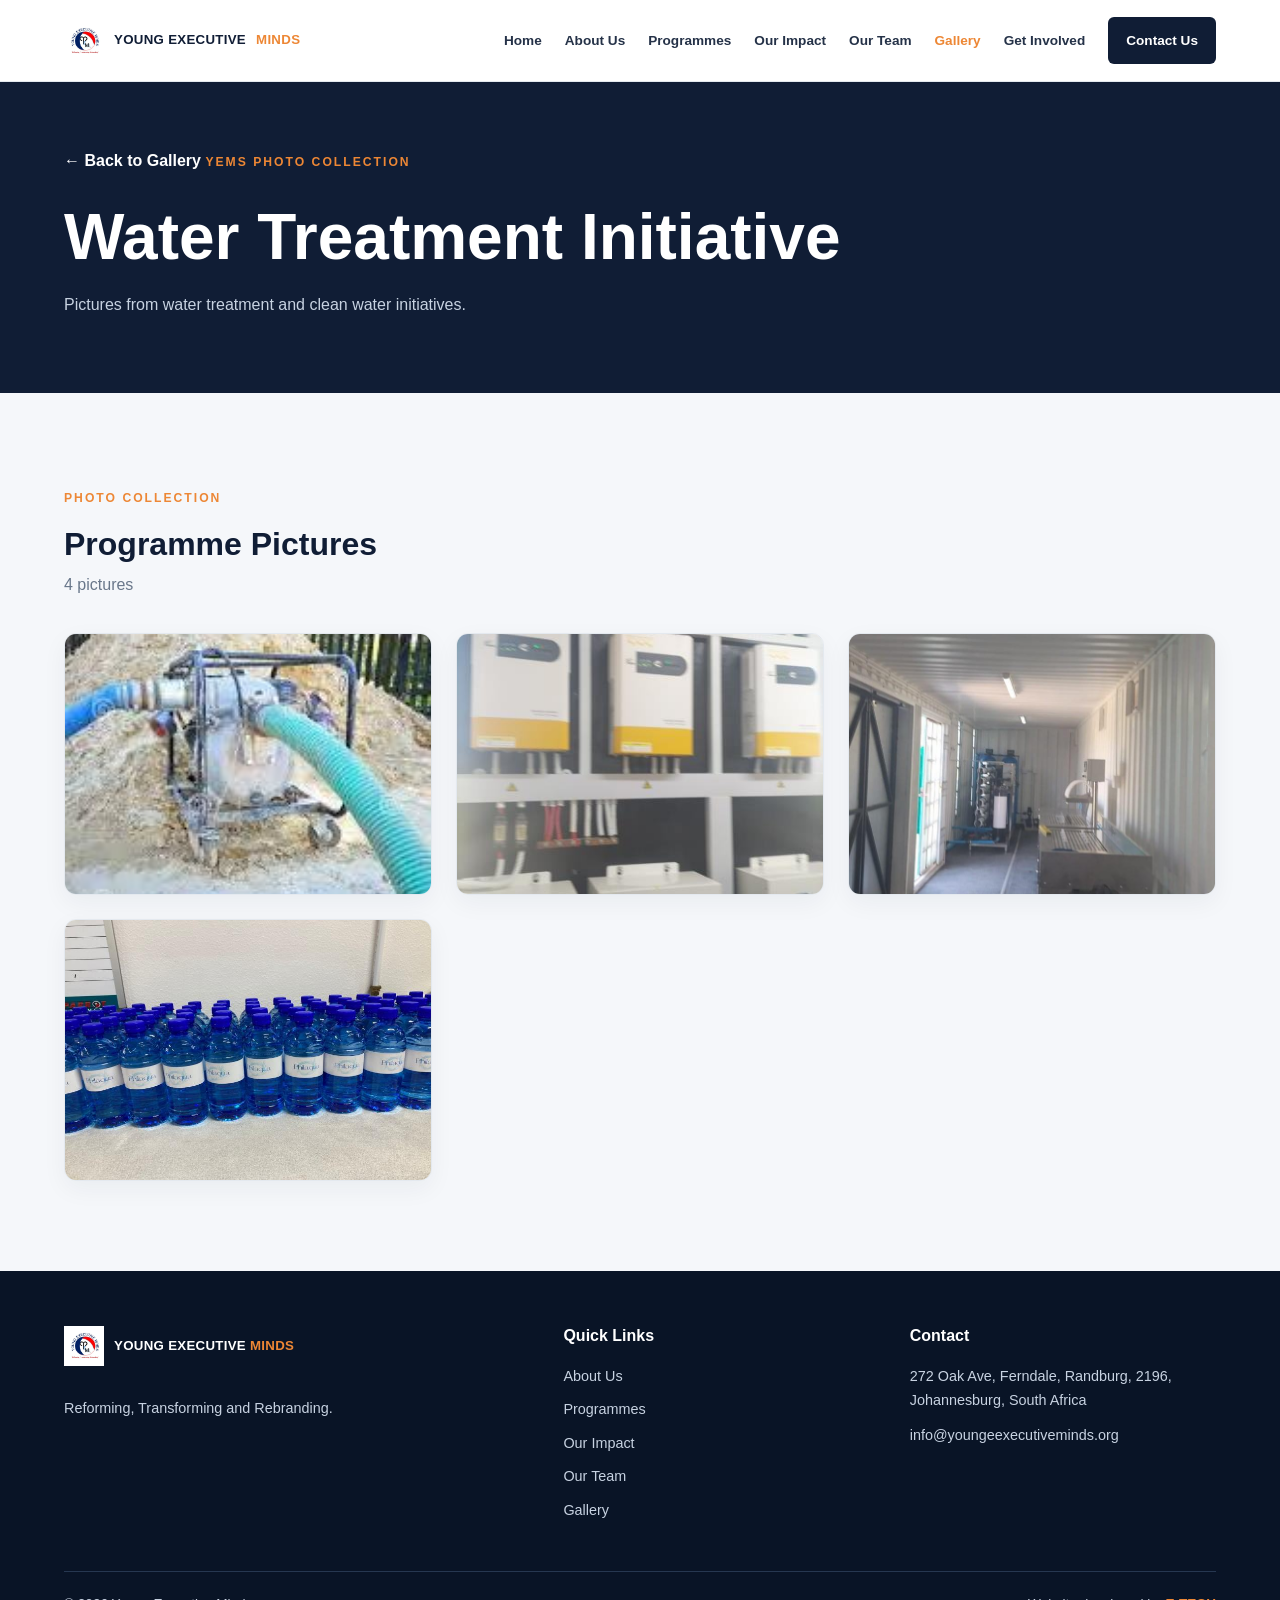
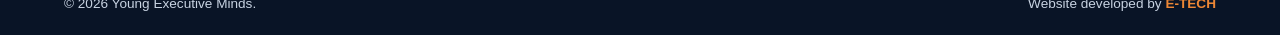
<file: album-water.html>
<!DOCTYPE html>
<html lang="en">
<head>
<meta charset="UTF-8">
<meta name="viewport" content="width=device-width, initial-scale=1.0">
<title>Water Treatment Initiative | YEMs Gallery</title>
<link rel="stylesheet" href="css/style.css">
</head>

<body>

<header class="header">
    <div class="container navbar">

        <a href="index.html" class="logo">
            <span class="logo-mark"><img src="image/WhatsApp Image 2026-11-19 at 11.39.47.jpeg" alt="Young Executive Minds Logo"></span>
            YOUNG EXECUTIVE <strong>MINDS</strong>
        </a>

        <button class="menu-toggle" id="menuBtn"
                aria-label="Open navigation" aria-expanded="false">
            <span></span><span></span><span></span>
        </button>

        <nav class="nav-links" id="navbar">
            <a href="index.html">Home</a>
            <a href="about.html">About Us</a>
            <a href="programmes.html">Programmes</a>
            <a href="impact.html">Our Impact</a>
            <a href="team.html">Our Team</a>
            <a href="gallery.html" class="active">Gallery</a>
            <a href="get-involved.html">Get Involved</a>
            <a href="contact.html" class="nav-contact">Contact Us</a>
        </nav>

    </div>
</header>

<main>

    <section class="page-hero album-hero">
        <div class="container">

            <a href="gallery.html" class="album-back-link">
                ← Back to Gallery
            </a>

            <span class="eyebrow">YEMS PHOTO COLLECTION</span>

            <h1>Water Treatment Initiative</h1>

            <p>Pictures from water treatment and clean water initiatives.</p>

        </div>
    </section>


    <section class="section album-section">
        <div class="container">

            <div class="album-heading">
                <div>
                    <span class="eyebrow">PHOTO COLLECTION</span>
                    <h2>Programme Pictures</h2>
                    <p id="photoCount"></p>
                </div>
            </div>

            <div class="album-photo-grid">

            <figure class="album-photo-card">
                <a class="zoom" href="images/gallery/water/01.jpg" data-caption="Water plant powered by alternative energy">
                    <img src="images/gallery/water/01.jpg" alt="Water plant powered by alternative energy" loading="lazy">
                </a>
            </figure>

            <figure class="album-photo-card">
                <a class="zoom" href="images/gallery/water/02.jpg" data-caption="Power plant installed in Philippi, Cape Town">
                    <img src="images/gallery/water/02.jpg" alt="Power plant installed in Philippi, Cape Town" loading="lazy">
                </a>
                
            </figure>

            <figure class="album-photo-card">
                <a class="zoom" href="images/gallery/water/03.jpg" data-caption="Mini water purification and testing lab">
                    <img src="images/gallery/water/03.jpg" alt="Mini water purification and testing lab" loading="lazy">
                </a>
            </figure>

            <figure class="album-photo-card">
                <a class="zoom" href="images/gallery/water/04.jpg" data-caption="Bottled water from the Philippi plant, September 2023">
                    <img src="images/gallery/water/04.jpg" alt="Bottled water from the Philippi plant, September 2023" loading="lazy">
                </a>
                
            </figure>
            </div>

        </div>
    </section>

</main>


<footer class="footer">

    <div class="container footer-grid">

        <div>
            <a href="index.html" class="logo footer-logo">
                <span class="logo-mark">
                    <img src="image/WhatsApp Image 2026-11-19 at 11.39.47.jpeg"
                         alt="Young Executive Minds Logo">
                </span>
                <span>YOUNG EXECUTIVE <strong>MINDS</strong></span>
            </a>
            <p>Reforming, Transforming and Rebranding.</p>
        </div>

        <div>
            <h4>Quick Links</h4>
            <a href="about.html">About Us</a>
            <a href="programmes.html">Programmes</a>
            <a href="impact.html">Our Impact</a>
            <a href="team.html">Our Team</a>
            <a href="gallery.html">Gallery</a>
        </div>

        <div>
            <h4>Contact</h4>
            <p>272 Oak Ave, Ferndale, Randburg, 2196, Johannesburg, South Africa</p>
            <a href="mailto:info@youngeexecutiveminds.org">info@youngeexecutiveminds.org</a>
        </div>

    </div>

    <div class="container footer-bottom">
        <p>© <span id="year"></span> Young Executive Minds.</p>
        <p>Website developed by <strong>E-TECH</strong></p>
    </div>

</footer>

<script src="js/script.js"></script>
<script src="js/photo-viewer.js"></script>

</body>
</html>
</file>
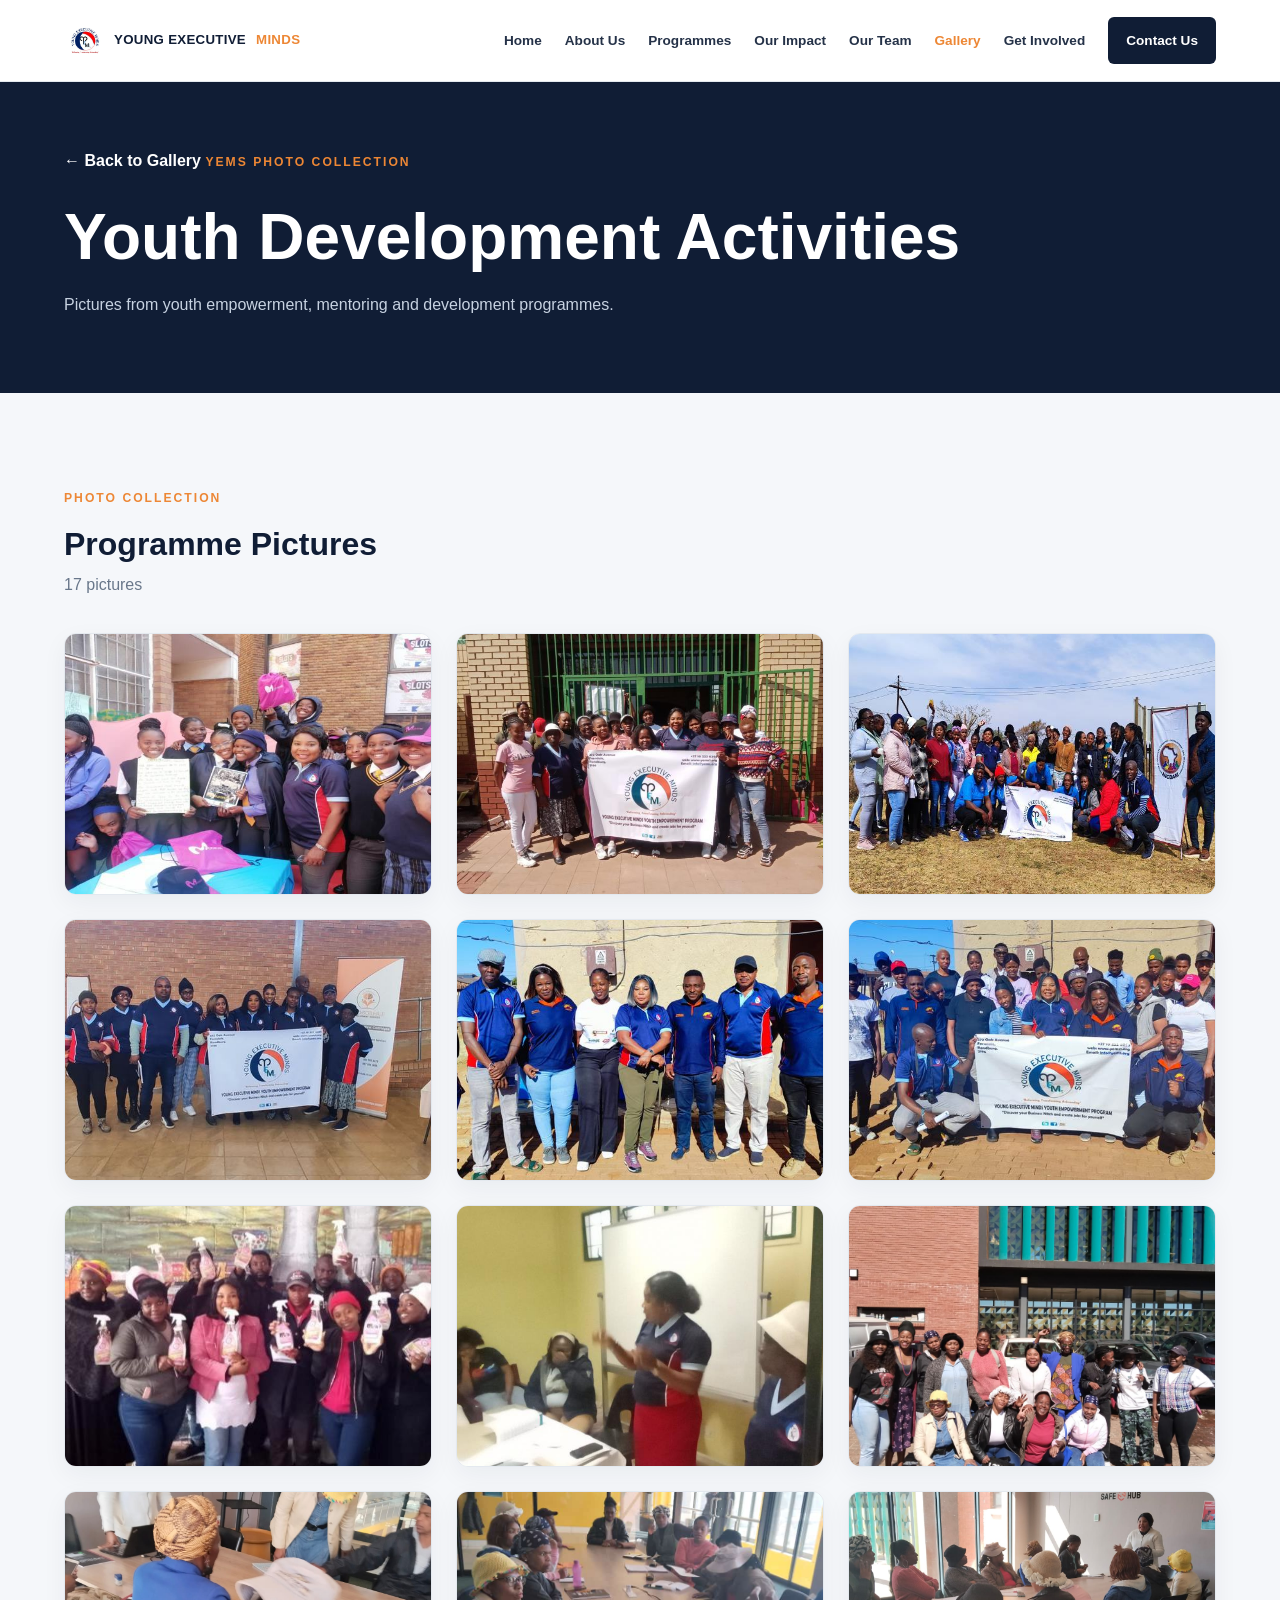
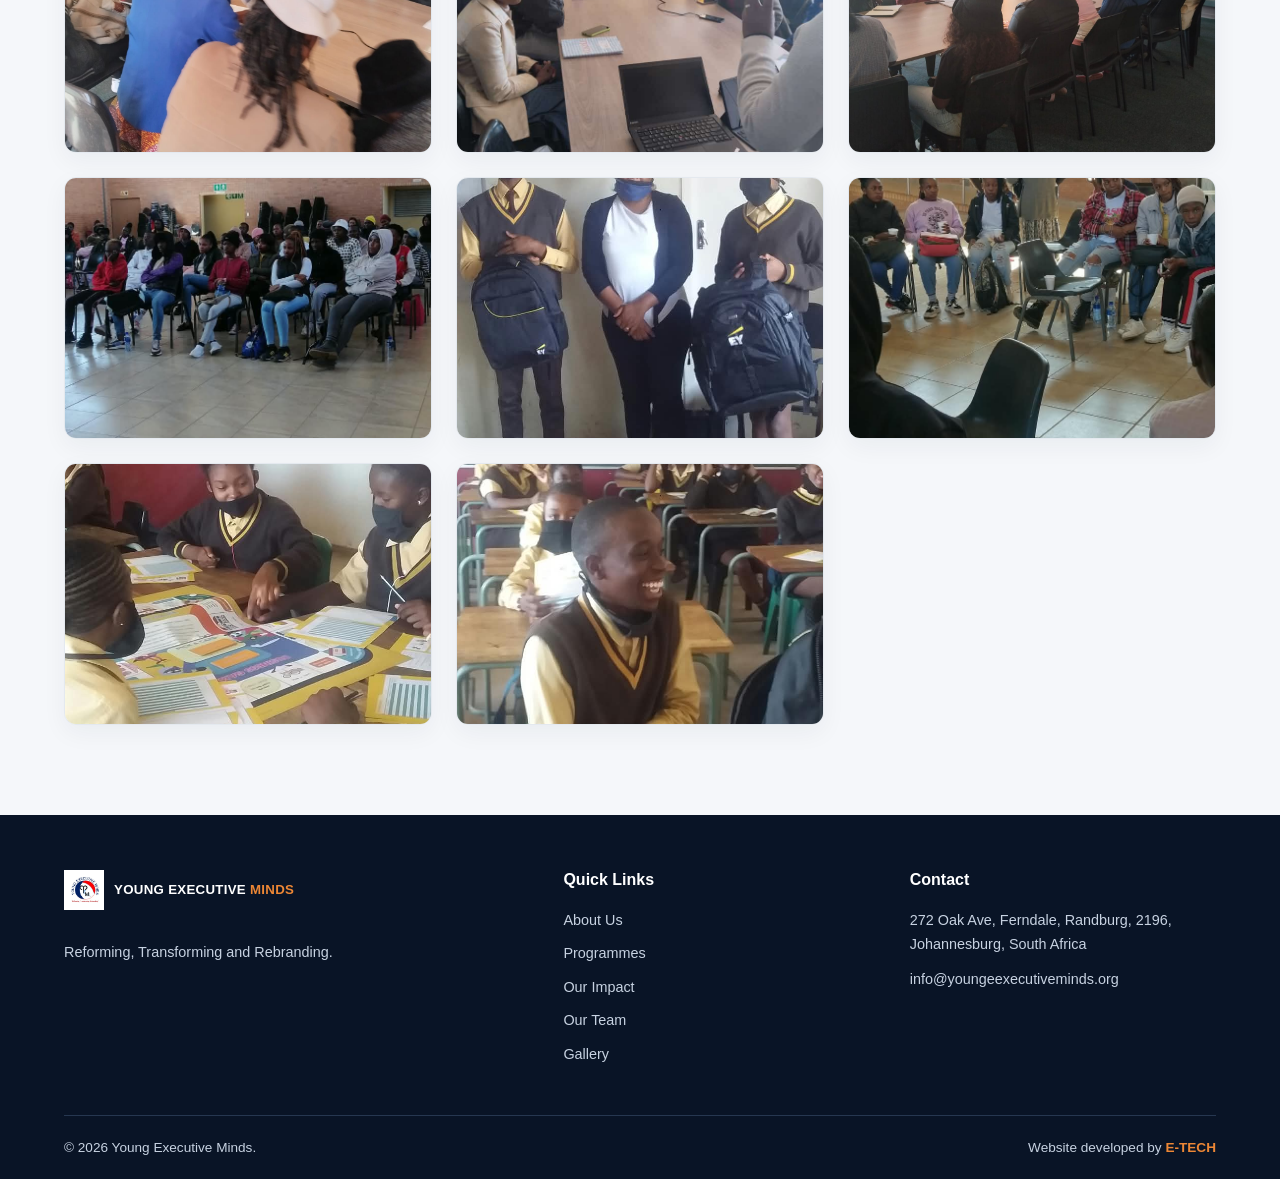
<file: album-youth.html>
<!DOCTYPE html>
<html lang="en">
<head>
<meta charset="UTF-8">
<meta name="viewport" content="width=device-width, initial-scale=1.0">
<title>Youth Development Activities | YEMs Gallery</title>
<link rel="stylesheet" href="css/style.css">
</head>

<body>

<header class="header">
    <div class="container navbar">

        <a href="index.html" class="logo">
            <span class="logo-mark"><img src="image/WhatsApp Image 2026-11-19 at 11.39.47.jpeg" alt="Young Executive Minds Logo"></span>
            YOUNG EXECUTIVE <strong>MINDS</strong>
        </a>

        <button class="menu-toggle" id="menuBtn"
                aria-label="Open navigation" aria-expanded="false">
            <span></span><span></span><span></span>
        </button>

        <nav class="nav-links" id="navbar">
            <a href="index.html">Home</a>
            <a href="about.html">About Us</a>
            <a href="programmes.html">Programmes</a>
            <a href="impact.html">Our Impact</a>
            <a href="team.html">Our Team</a>
            <a href="gallery.html" class="active">Gallery</a>
            <a href="get-involved.html">Get Involved</a>
            <a href="contact.html" class="nav-contact">Contact Us</a>
        </nav>

    </div>
</header>

<main>

    <section class="page-hero album-hero">
        <div class="container">

            <a href="gallery.html" class="album-back-link">
                ← Back to Gallery
            </a>

            <span class="eyebrow">YEMS PHOTO COLLECTION</span>

            <h1>Youth Development Activities</h1>

            <p>Pictures from youth empowerment, mentoring and development programmes.</p>

        </div>
    </section>


    <section class="section album-section">
        <div class="container">

            <div class="album-heading">
                <div>
                    <span class="eyebrow">PHOTO COLLECTION</span>
                    <h2>Programme Pictures</h2>
                    <p id="photoCount"></p>
                </div>
            </div>

        
            <div class="album-photo-grid">
            <figure class="album-photo-card">
                <a class="zoom" href="images/gallery/youth/01.jpg" data-caption="Orange Farm community session, 24 August 2023">
                    <img src="images/gallery/youth/01.jpg" alt="Orange Farm community session, 24 August 2023" loading="lazy">
                </a>
            </figure>

            <figure class="album-photo-card">
                <a class="zoom" href="images/gallery/youth/02.jpg" data-caption="Orange Farm community session, 24 August 2023">
                    <img src="images/gallery/youth/02.jpg" alt="Orange Farm community session, 24 August 2023" loading="lazy">
                </a>
            </figure>

            <figure class="album-photo-card">
                <a class="zoom" href="images/gallery/youth/03.jpg" data-caption="Orange Farm community session, 24 August 2023">
                    <img src="images/gallery/youth/03.jpg" alt="Orange Farm community session, 24 August 2023" loading="lazy">
                </a>
            </figure>

            <figure class="album-photo-card">
                <a class="zoom" href="images/gallery/youth/04.jpg" data-caption="The Young Executive Minds team at a community event">
                    <img src="images/gallery/youth/04.jpg" alt="The Young Executive Minds team at a community event" loading="lazy">
                </a>
            </figure>

            <figure class="album-photo-card">
                <a class="zoom" href="images/gallery/youth/05.jpg" data-caption="The YEMs team with community members">
                    <img src="images/gallery/youth/05.jpg" alt="The YEMs team with community members" loading="lazy">
                </a>
            </figure>

            <figure class="album-photo-card">
                <a class="zoom" href="images/gallery/youth/06.jpg" data-caption="Group photo with the YEMs banner">
                    <img src="images/gallery/youth/06.jpg" alt="Group photo with the YEMs banner" loading="lazy">
                </a>
            </figure>

            <figure class="album-photo-card">
                <a class="zoom" href="images/gallery/youth/07.jpg" data-caption="Sales and distributorship training, East London, 27 May">
                    <img src="images/gallery/youth/07.jpg" alt="Sales and distributorship training, East London, 27 May" loading="lazy">
                </a>
            </figure>

            <figure class="album-photo-card">
                <a class="zoom" href="images/gallery/youth/08.jpg" data-caption="Sales and distributorship training session">
                    <img src="images/gallery/youth/08.jpg" alt="Sales and distributorship training session" loading="lazy">
                </a>
            </figure>

            <figure class="album-photo-card">
                <a class="zoom" href="images/gallery/youth/IMG-20261122-WA0026.jpg" data-caption="Group photo outside the Safe Hub">
                    <img src="images/gallery/youth/IMG-20261122-WA0026.jpg" alt="Group photo outside the Safe Hub" loading="lazy">
                </a>
            </figure>

            <figure class="album-photo-card">
                <a class="zoom" href="images/gallery/youth/IMG-20261122-WA0027.jpg" data-caption="Training session around the boardroom table">
                    <img src="images/gallery/youth/IMG-20261122-WA0027.jpg" alt="Training session around the boardroom table" loading="lazy">
                </a>
            </figure>

            <figure class="album-photo-card">
                <a class="zoom" href="images/gallery/youth/IMG-20261122-WA0028.jpg" data-caption="Participants during a training session">
                    <img src="images/gallery/youth/IMG-20261122-WA0028.jpg" alt="Participants during a training session" loading="lazy">
                </a>
            </figure>

            <figure class="album-photo-card">
                <a class="zoom" href="images/gallery/youth/IMG-20261122-WA0029.jpg" data-caption="Facilitated session at the Safe Hub">
                    <img src="images/gallery/youth/IMG-20261122-WA0029.jpg" alt="Facilitated session at the Safe Hub" loading="lazy">
                </a>
            </figure>

            <figure class="album-photo-card">
                <a class="zoom" href="images/gallery/youth/WhatsApp Image 2026-11-22 at 15.40.02 (1).jpeg" data-caption="Mary Otigbu with factory owners">
                    <img src="images/gallery/youth/WhatsApp Image 2026-11-22 at 15.40.02 (1).jpeg" alt="Mary Otigbu with factory owners" loading="lazy">
                </a>
            </figure>

            <figure class="album-photo-card">
                <a class="zoom" href="images/gallery/youth/WhatsApp Image 2026-11-22 at 15.40.02 (2).jpeg" data-caption="Mary Otigbu with factory owners">
                    <img src="images/gallery/youth/WhatsApp Image 2026-11-22 at 15.40.02 (2).jpeg" alt="Mary Otigbu with factory owners" loading="lazy">
                </a>
            </figure>

            <figure class="album-photo-card">
                <a class="zoom" href="images/gallery/youth/WhatsApp Image 2026-11-22 at 15.40.02.jpeg" data-caption="Mary Otigbu with factory owners">
                    <img src="images/gallery/youth/WhatsApp Image 2026-11-22 at 15.40.02.jpeg" alt="Mary Otigbu with factory owners" loading="lazy">
                </a>
            </figure>

            <figure class="album-photo-card">
                <a class="zoom" href="images/gallery/youth/WhatsApp Image 2026-11-22 at 15.40.03 (1).jpeg" data-caption="Mary Otigbu with factory owners">
                    <img src="images/gallery/youth/WhatsApp Image 2026-11-22 at 15.40.03 (1).jpeg" alt="Mary Otigbu with factory owners" loading="lazy">
                </a>
            </figure>

            <figure class="album-photo-card">
                <a class="zoom" href="images/gallery/youth/WhatsApp Image 2026-11-22 at 15.40.03.jpeg" data-caption="Mary Otigbu with factory owners">
                    <img src="images/gallery/youth/WhatsApp Image 2026-11-22 at 15.40.03.jpeg" alt="Mary Otigbu with factory owners" loading="lazy">
                </a>
            </figure>

            </div>

        </div>
    </section>

</main>


<footer class="footer">

    <div class="container footer-grid">

        <div>
            <a href="index.html" class="logo footer-logo">
                <span class="logo-mark">
                    <img src="image/WhatsApp Image 2026-11-19 at 11.39.47.jpeg"
                         alt="Young Executive Minds Logo">
                </span>
                <span>YOUNG EXECUTIVE <strong>MINDS</strong></span>
            </a>
            <p>Reforming, Transforming and Rebranding.</p>
        </div>

        <div>
            <h4>Quick Links</h4>
            <a href="about.html">About Us</a>
            <a href="programmes.html">Programmes</a>
            <a href="impact.html">Our Impact</a>
            <a href="team.html">Our Team</a>
            <a href="gallery.html">Gallery</a>
        </div>

        <div>
            <h4>Contact</h4>
            <p>272 Oak Ave, Ferndale, Randburg, 2196, Johannesburg, South Africa</p>
            <a href="mailto:info@youngeexecutiveminds.org">info@youngeexecutiveminds.org</a>
        </div>

    </div>

    <div class="container footer-bottom">
        <p>© <span id="year"></span> Young Executive Minds.</p>
        <p>Website developed by <strong>E-TECH</strong></p>
    </div>

</footer>

<script src="js/script.js"></script>
<script src="js/photo-viewer.js"></script>

</body>
</html>
</file>
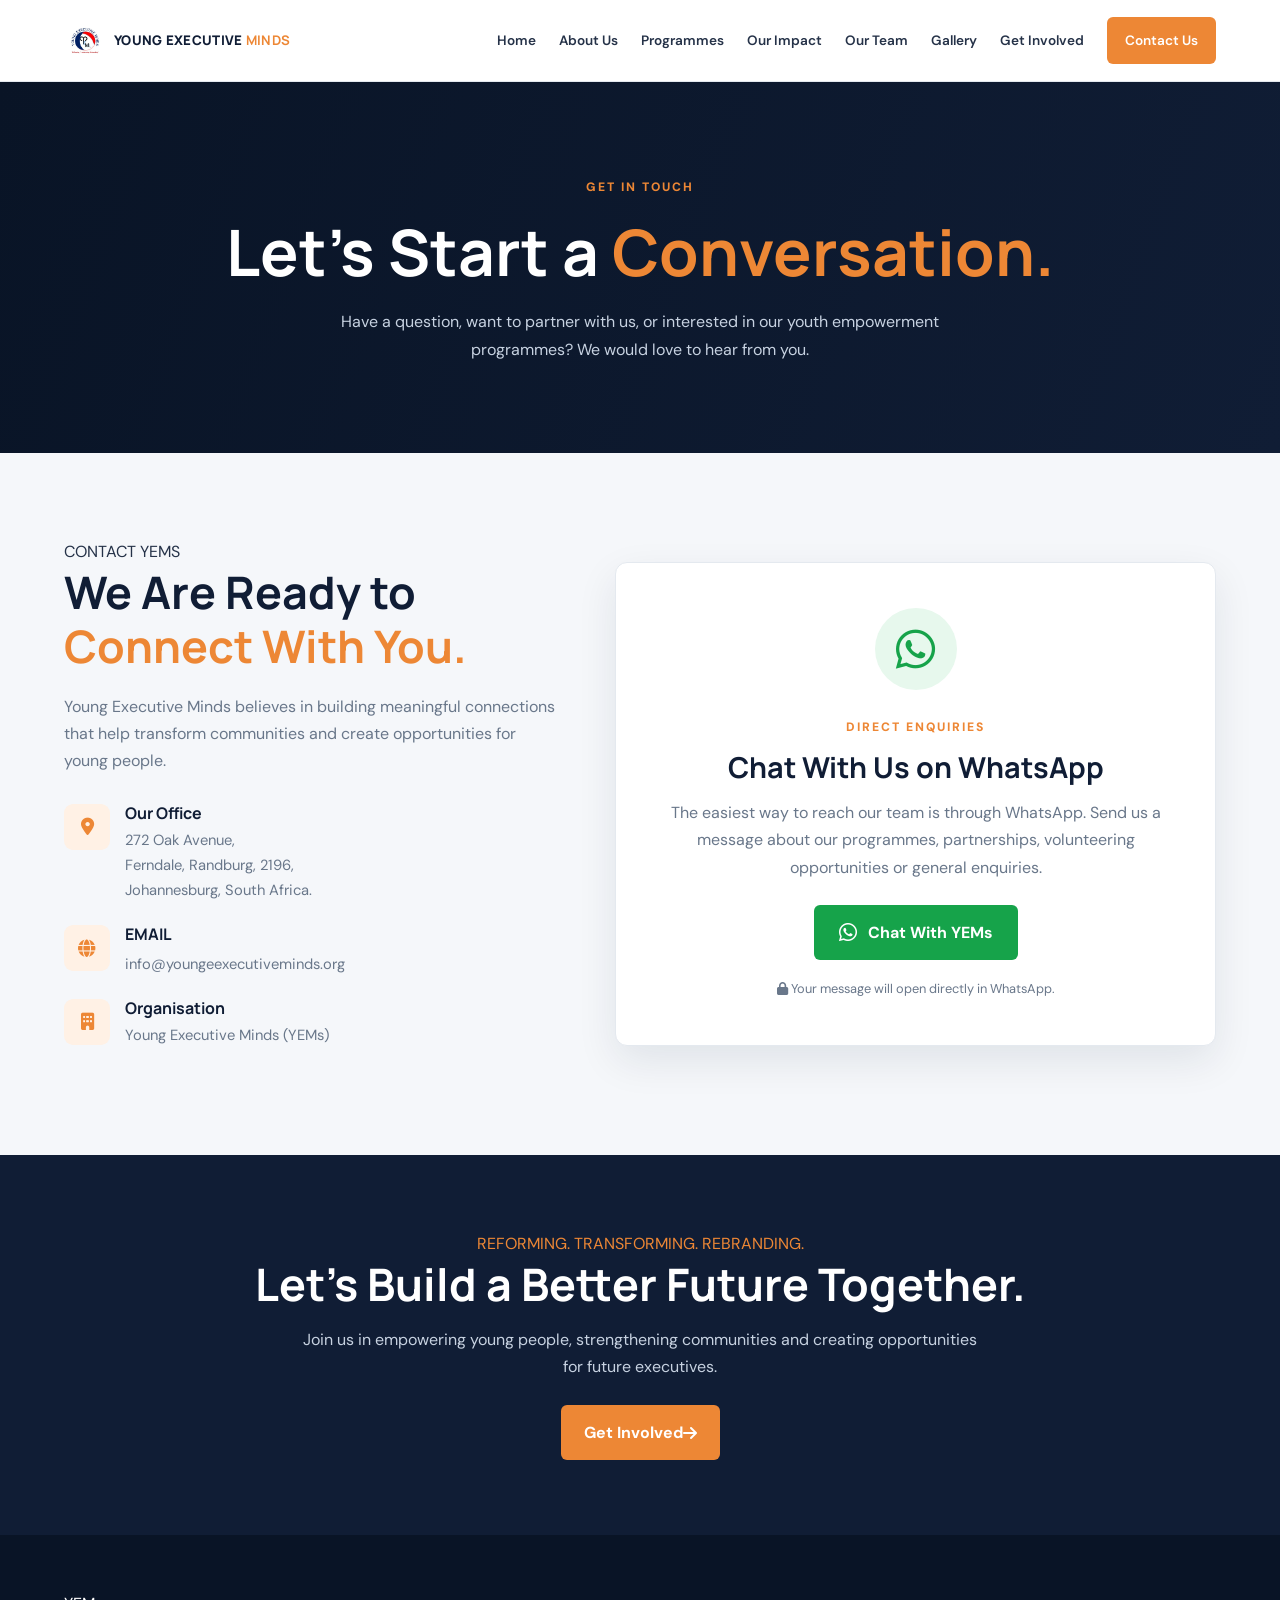
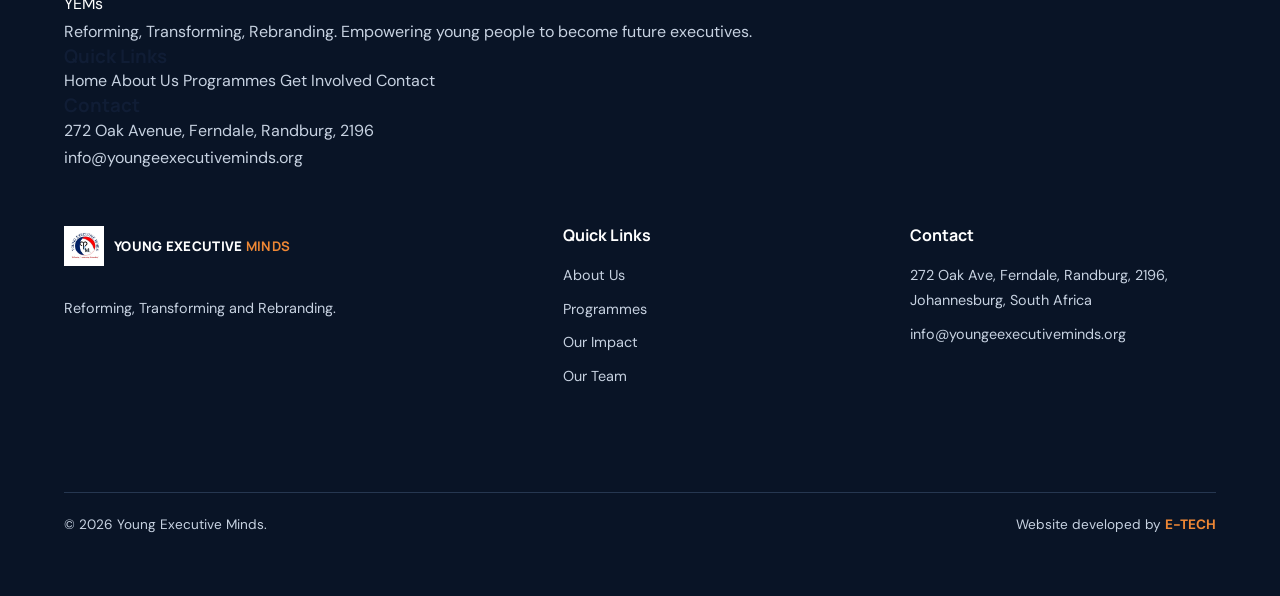
<file: contact.html>
<!DOCTYPE html>
<html lang="en">
<head>
    <meta charset="UTF-8">
    <meta name="viewport" content="width=device-width, initial-scale=1.0">

    <title>Contact Us | Young Executive Minds</title>

    <meta name="description" content="Contact Young Executive Minds to learn more about our youth empowerment programmes, partnerships and community development initiatives.">

    <link rel="stylesheet" href="css/style.css">

    <!-- Google Fonts -->
    <link rel="preconnect" href="https://fonts.googleapis.com">
    <link rel="preconnect" href="https://fonts.gstatic.com" crossorigin>
    <link href="https://fonts.googleapis.com/css2?family=DM+Sans:wght@400;500;600;700&family=Manrope:wght@400;500;600;700;800&display=swap" rel="stylesheet">

    <!-- Font Awesome Icons -->
    <link rel="stylesheet" href="https://cdnjs.cloudflare.com/ajax/libs/font-awesome/6.5.0/css/all.min.css">
</head>

<body>

    <!-- HEADER -->
<header class="header">
    <div class="container navbar">

        <!-- YEMs Logo -->
        <a href="index.html" class="logo">
            <span class="logo-mark"><img src="image/WhatsApp Image 2026-11-19 at 11.39.47.jpeg" alt="Young Executive Minds Logo"></span>
            <span>YOUNG EXECUTIVE <strong>MINDS</strong></span>
        </a>

        <!-- Mobile Menu Button -->
        <button class="menu-toggle" id="menuBtn" aria-label="Open navigation menu">
            <span></span>
            <span></span>
            <span></span>
        </button>

        <!-- Navigation Links -->
        <nav class="nav-links" id="navLinks">
            <a href="index.html">Home</a>
            <a href="about.html">About Us</a>
            <a href="programmes.html">Programmes</a>
            <a href="impact.html">Our Impact</a>
            <a href="team.html">Our Team</a>
            <a href="gallery.html">Gallery</a>
            <a href="get-involved.html">Get Involved</a>
            <a href="contact.html" class="nav-contact active">Contact Us</a>
        </nav>

    </div>
</header>


    <!-- PAGE HERO -->
    <section class="contact-hero">
        <div class="container">
            <span class="section-label">GET IN TOUCH</span>

            <h1>Let's Start a <span>Conversation.</span></h1>

            <p>
                Have a question, want to partner with us, or interested in
                our youth empowerment programmes? We would love to hear
                from you.
            </p>
        </div>
    </section>


    <!-- CONTACT SECTION -->
    <section class="contact-section">
        <div class="container contact-layout">

            <!-- LEFT SIDE -->
            <div class="contact-information">

                <span class="section-label">CONTACT YEMS</span>

                <h2>We Are Ready to <span>Connect With You.</span></h2>

                <p>
                    Young Executive Minds believes in building meaningful
                    connections that help transform communities and create
                    opportunities for young people.
                </p>

                <div class="contact-detail">
                    <div class="contact-icon">
                        <i class="fas fa-location-dot"></i>
                    </div>

                    <div>
                        <h3>Our Office</h3>
                        <p>
                            272 Oak Avenue,<br>
                            Ferndale, Randburg, 2196,<br>
                            Johannesburg, South Africa.
                        </p>
                    </div>
                </div>

                <div class="contact-detail">
                    <div class="contact-icon">
                        <i class="fas fa-globe"></i>
                    </div>

                    <div>
                        <h3>EMAIL</h3>
                            <a href="mailto:info@youngeexecutiveminds.org?subject=Website%20Enquiry">
                                info@youngeexecutiveminds.org
                            </a>
                    </div>
                </div>

                <div class="contact-detail">
                    <div class="contact-icon">
                        <i class="fas fa-building"></i>
                    </div>

                    <div>
                        <h3>Organisation</h3>
                        <p>Young Executive Minds (YEMs)</p>
                    </div>
                </div>

            </div>


            <!-- RIGHT SIDE: WHATSAPP -->
            <div class="whatsapp-contact-card">

                <div class="whatsapp-icon-large">
                    <i class="fab fa-whatsapp"></i>
                </div>

                <span class="section-label">DIRECT ENQUIRIES</span>

                <h2>Chat With Us on WhatsApp</h2>

                <p>
                    The easiest way to reach our team is through WhatsApp.
                    Send us a message about our programmes, partnerships,
                    volunteering opportunities or general enquiries.
                </p>

                <a
                    href="https://wa.me/27736207143?text=Hello%20Young%20Executive%20Minds%2C%20I%20would%20like%20to%20make%20an%20enquiry%20."
                    class="whatsapp-button"
                    target="_blank"
                    rel="noopener"
                >
                    <i class="fab fa-whatsapp"></i>
                    Chat With YEMs
                </a>

                <p class="whatsapp-note">
                    <i class="fas fa-lock"></i>
                    Your message will open directly in WhatsApp.
                </p>

            </div>

        </div>
    </section>


    <!-- CALL TO ACTION -->
    <section class="contact-cta">
        <div class="container">

            <span class="section-label">REFORMING. TRANSFORMING. REBRANDING.</span>

            <h2>Let's Build a Better Future Together.</h2>

            <p>
                Join us in empowering young people, strengthening communities
                and creating opportunities for future executives.
            </p>

            <a href="get-involved.html" class="btn btn-primary">
                Get Involved <i class="fas fa-arrow-right"></i>
            </a>

        </div>
    </section>


    <!-- FOOTER -->
    <footer class="footer">
        <div class="container footer-content">

            <div class="footer-about">
                <a href="index.html" class="footer-logo">
                    YEM<span>s</span>
                </a>

                <p>
                    Reforming, Transforming, Rebranding.
                    Empowering young people to become future executives.
                </p>
            </div>

            <div class="footer-links">
                <h3>Quick Links</h3>
                <a href="index.html">Home</a>
                <a href="about.html">About Us</a>
                <a href="programmes.html">Programmes</a>
                <a href="get-involved.html">Get Involved</a>
                <a href="contact.html">Contact</a>
            </div>

            <div class="footer-links">
                <h3>Contact</h3>
                <p>272 Oak Avenue, Ferndale, Randburg, 2196</p>
                <a href="mailto:info@youngeexecutiveminds.org">info@youngeexecutiveminds.org</a>
            </div>

        </div>

<footer class="footer">
    <div class="container footer-grid">
        <div>
            <a href="index.html" class="logo footer-logo">
                <span class="logo-mark"><img src="image/WhatsApp Image 2026-11-19 at 11.39.47.jpeg" alt="Young Executive Minds Logo"></span>
                <span>YOUNG EXECUTIVE <strong>MINDS</strong></span>
            </a>
            <p>Reforming, Transforming and Rebranding.</p>
        </div>

        <div>
            <h4>Quick Links</h4>
            <a href="about.html">About Us</a>
            <a href="programmes.html">Programmes</a>
            <a href="impact.html">Our Impact</a>
            <a href="team.html">Our Team</a>
        </div>

        <div>
            <h4>Contact</h4>
            <p>272 Oak Ave, Ferndale, Randburg, 2196, Johannesburg, South Africa</p>
           <a href="mailto:info@youngeexecutiveminds.org">info@youngeexecutiveminds.org</a>
        </div>
    </div>

<footer class="footer"><div class="container footer-bottom"><p>© <span id="year"></span> Young Executive Minds.</p><p>Website developed by <strong>E-TECH</strong></p></div></footer>
<script src="js/script.js"></script>

</body>
</html>
</file>
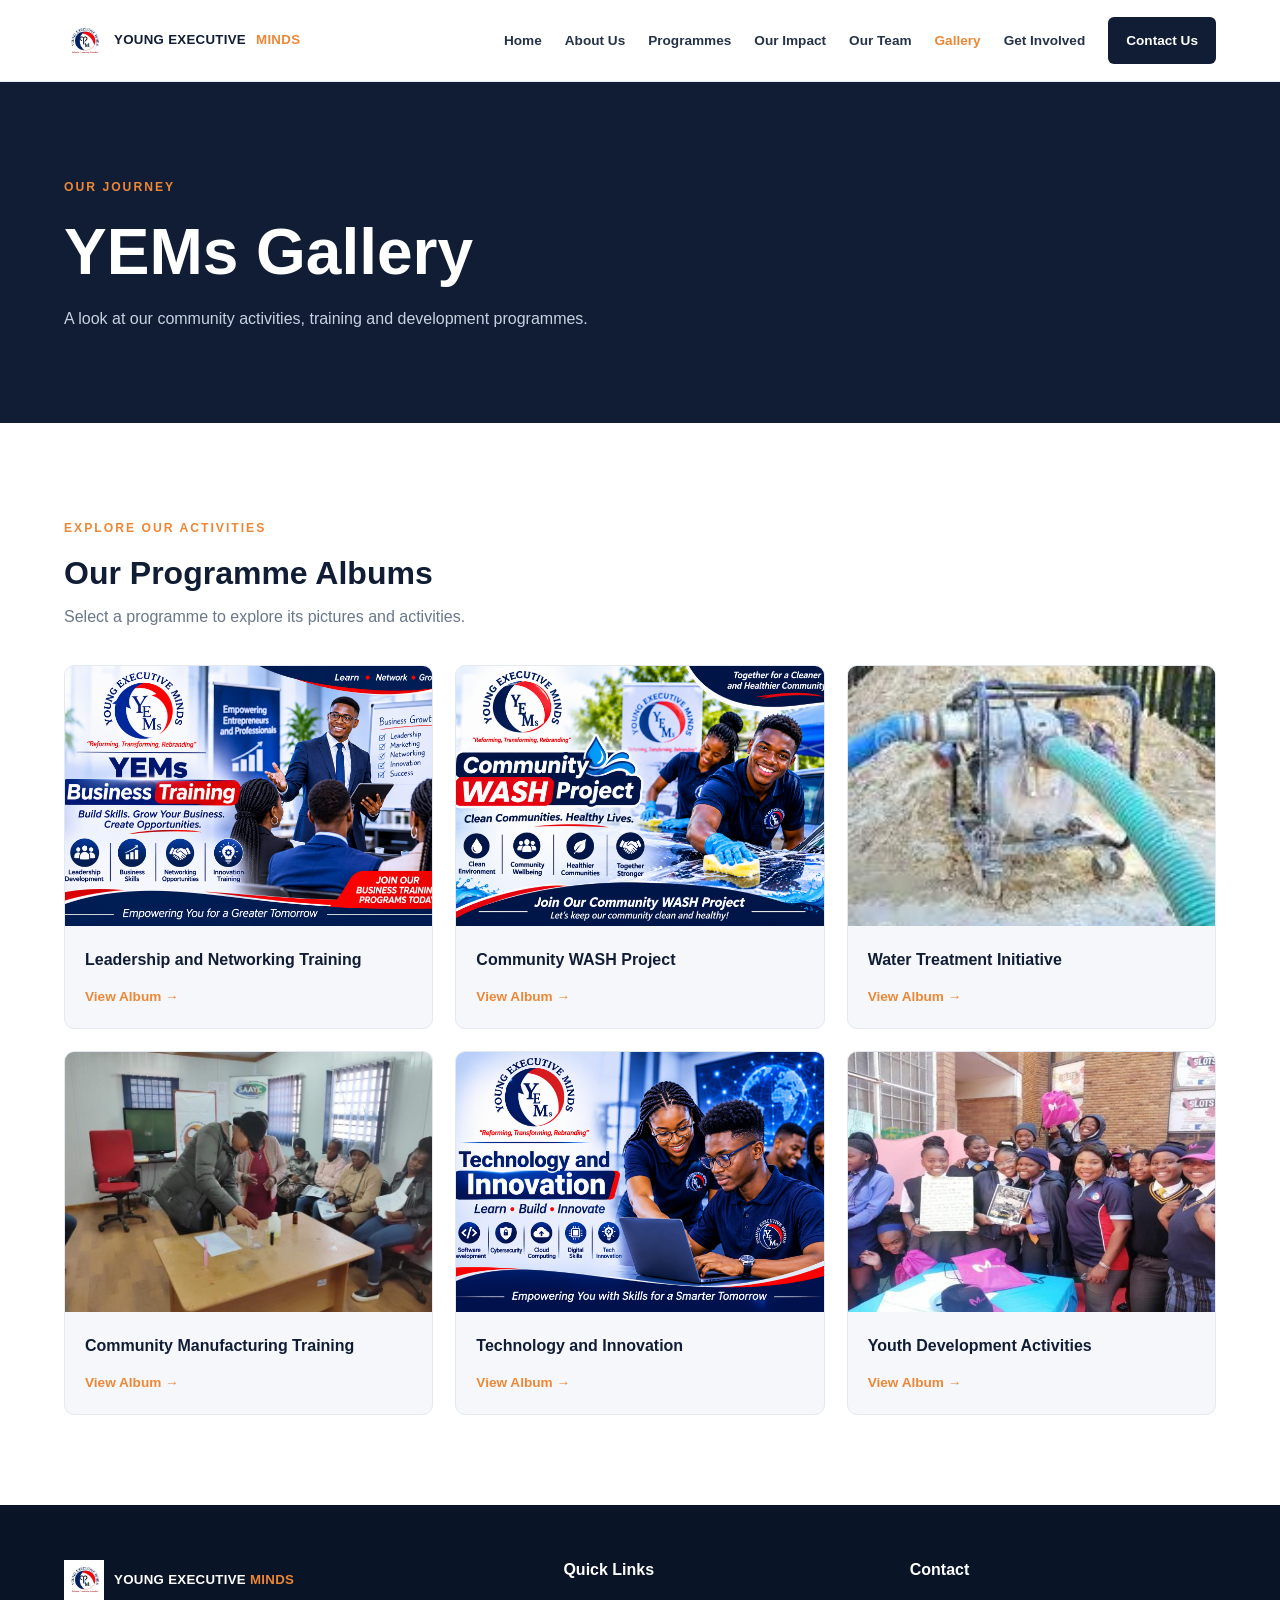
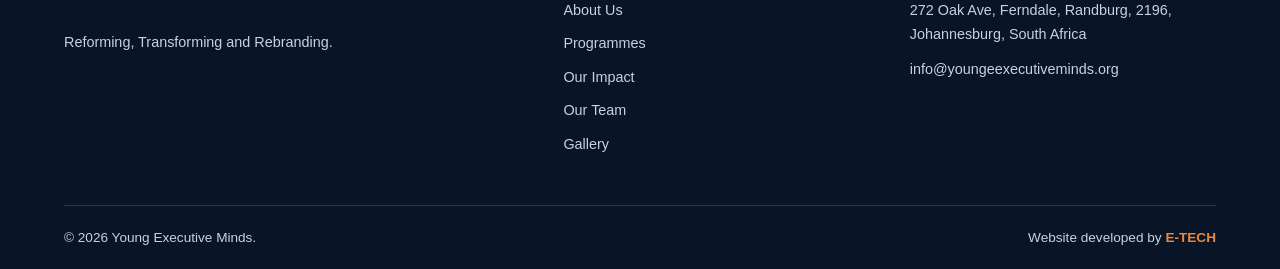
<file: gallery.html>
<!DOCTYPE html>
<html lang="en">
<head>
<meta charset="UTF-8">
<meta name="viewport" content="width=device-width, initial-scale=1.0">
<title>Gallery | YEMs</title>
<link rel="stylesheet" href="css/style.css">
</head>

<body>

<header class="header">
    <div class="container navbar">

        <a href="index.html" class="logo">
            <span class="logo-mark"><img src="image/WhatsApp Image 2026-11-19 at 11.39.47.jpeg" alt="Young Executive Minds Logo"></span>
            YOUNG EXECUTIVE <strong>MINDS</strong>
        </a>

        <button class="menu-toggle" id="menuBtn"
                aria-label="Open navigation" aria-expanded="false">
            <span></span><span></span><span></span>
        </button>

        <nav class="nav-links" id="navbar">
            <a href="index.html">Home</a>
            <a href="about.html">About Us</a>
            <a href="programmes.html">Programmes</a>
            <a href="impact.html">Our Impact</a>
            <a href="team.html">Our Team</a>
            <a href="gallery.html" class="active">Gallery</a>
            <a href="get-involved.html">Get Involved</a>
            <a href="contact.html" class="nav-contact">Contact Us</a>
        </nav>

    </div>
</header>

<main>

<section class="page-hero">
    <div class="container">
        <span class="eyebrow">OUR JOURNEY</span>
        <h1>YEMs Gallery</h1>
        <p>A look at our community activities, training and development programmes.</p>
    </div>
</section>

<section class="section">
    <div class="container">

        <div class="gallery-intro">
            <span class="eyebrow">EXPLORE OUR ACTIVITIES</span>
            <h2>Our Programme Albums</h2>
            <p>Select a programme to explore its pictures and activities.</p>
        </div>

        <div class="gallery-grid">

            <figure class="gallery-album-card">
                <a href="album-leadership.html">
                    <img src="image/Empowering Business Training Together.png"
                         alt="YEMs business training">
                    <figcaption>
                        <strong>Leadership and Networking Training</strong>
                        <span>View Album →</span>
                    </figcaption>
                </a>
            </figure>

            <figure class="gallery-album-card">
                <a href="album-wash.html">
                    <img src="image/Community WASH Project_ Cleaner, Healthier Communities.png"
                         alt="Community WASH project">
                    <figcaption>
                        <strong>Community WASH Project</strong>
                        <span>View Album →</span>
                    </figcaption>
                </a>
            </figure>

            <figure class="gallery-album-card">
                <a href="album-water.html">
                    <img src="images/gallery/water/01.jpg"
                         alt="Water purification project">
                    <figcaption>
                        <strong>Water Treatment Initiative</strong>
                        <span>View Album →</span>
                    </figcaption>
                </a>
            </figure>

            <figure class="gallery-album-card">
                <a href="album-manufacturing.html">
                    <img src="images/gallery/manufacturing/01.jpg"
                         alt="Manufacturing training">
                    <figcaption>
                        <strong>Community Manufacturing Training</strong>
                        <span>View Album →</span>
                    </figcaption>
                </a>
            </figure>

            <figure class="gallery-album-card">
                <a href="album-technology.html">
                    <img src="image/Technology and Innovation Training.png"
                         alt="Technology training">
                    <figcaption>
                        <strong>Technology and Innovation</strong>
                        <span>View Album →</span>
                    </figcaption>
                </a>
            </figure>

            <figure class="gallery-album-card">
                <a href="album-youth.html">
                    <img src="images/gallery/youth/01.jpg"
                         alt="Youth development">
                    <figcaption>
                        <strong>Youth Development Activities</strong>
                        <span>View Album →</span>
                    </figcaption>
                </a>
            </figure>

        </div>
    </div>
</section>

</main>

<footer class="footer">

    <div class="container footer-grid">

        <div>
            <a href="index.html" class="logo footer-logo">
                <span class="logo-mark">
                    <img src="image/WhatsApp Image 2026-11-19 at 11.39.47.jpeg"
                         alt="Young Executive Minds Logo">
                </span>
                <span>YOUNG EXECUTIVE <strong>MINDS</strong></span>
            </a>
            <p>Reforming, Transforming and Rebranding.</p>
        </div>

        <div>
            <h4>Quick Links</h4>
            <a href="about.html">About Us</a>
            <a href="programmes.html">Programmes</a>
            <a href="impact.html">Our Impact</a>
            <a href="team.html">Our Team</a>
            <a href="gallery.html">Gallery</a>
        </div>

        <div>
            <h4>Contact</h4>
            <p>272 Oak Ave, Ferndale, Randburg, 2196, Johannesburg, South Africa</p>
            <a href="mailto:info@youngeexecutiveminds.org">info@youngeexecutiveminds.org</a>
        </div>

    </div>

    <div class="container footer-bottom">
        <p>© <span id="year"></span> Young Executive Minds.</p>
        <p>Website developed by <strong>E-TECH</strong></p>
    </div>

</footer>

<script src="js/script.js"></script>
</body>
</html>
</file>
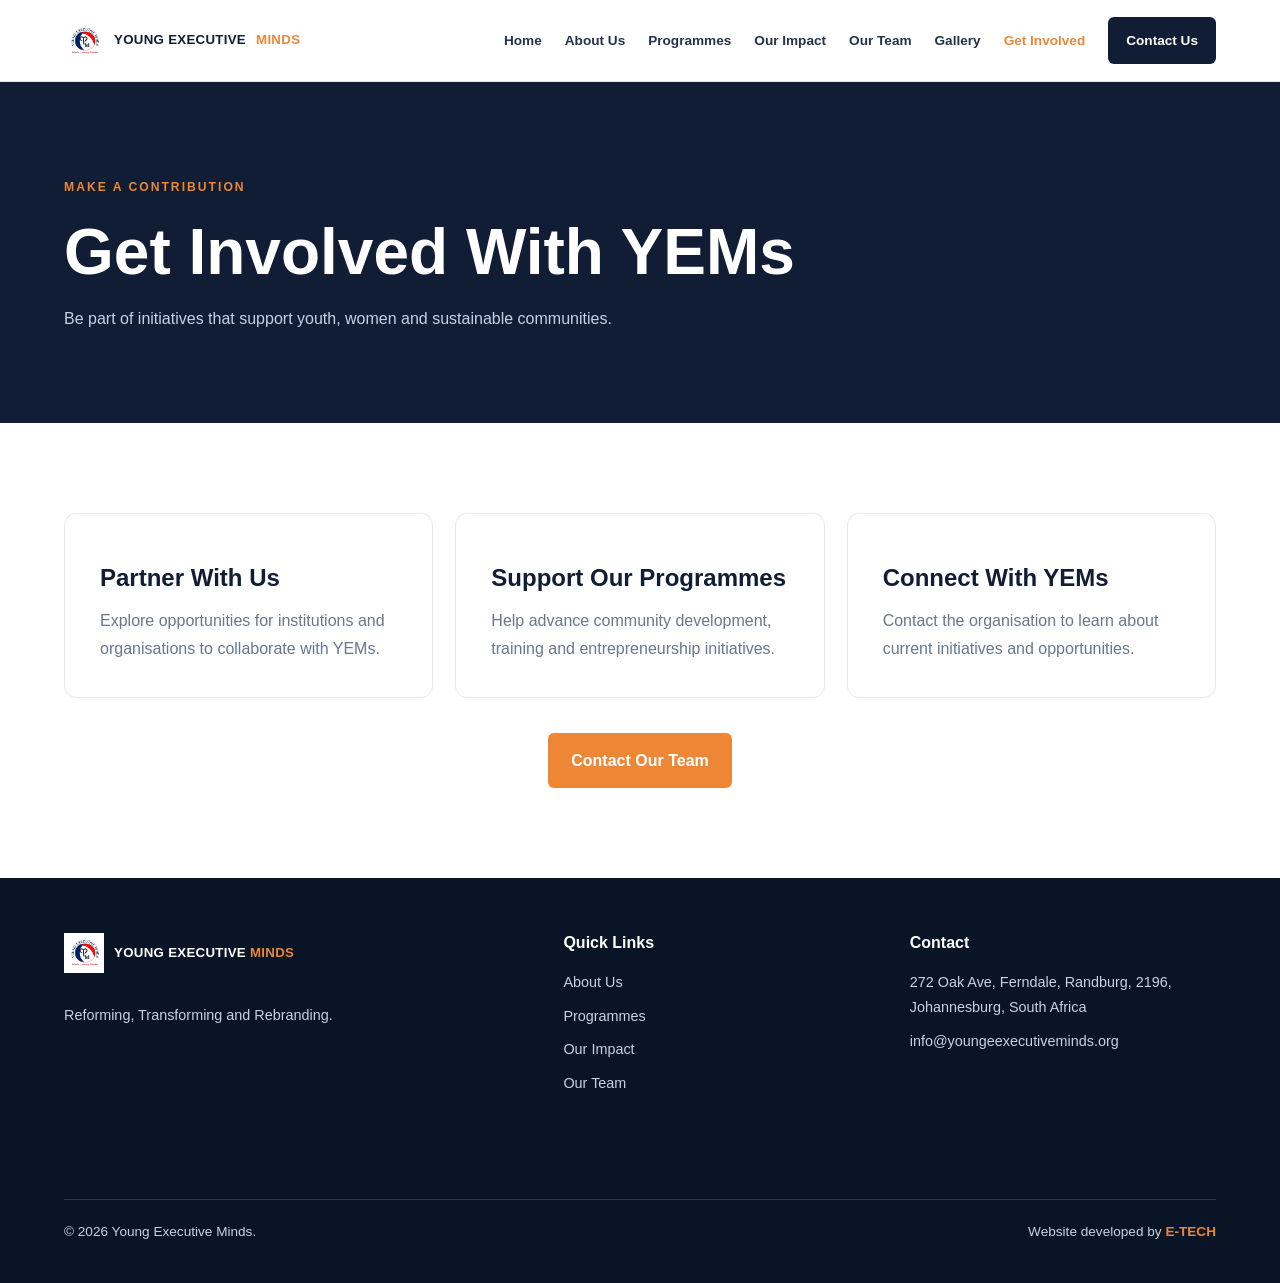
<file: get-involved.html>
<!DOCTYPE html>
<html lang="en">
<head>
<meta charset="UTF-8">
<meta name="viewport" content="width=device-width, initial-scale=1.0">
<title>Get Involved | YEMs</title>
<link rel="stylesheet" href="css/style.css">
</head>
<body>
<header class="header">
    <div class="container navbar">
        <a href="index.html" class="logo"><span class="logo-mark"><img src="image/WhatsApp Image 2026-11-19 at 11.39.47.jpeg" alt="Young Executive Minds Logo"></span> YOUNG EXECUTIVE <strong>MINDS</strong></a>
        <button class="menu-toggle" id="menuBtn" aria-label="Open navigation" aria-expanded="false"><span></span><span></span><span></span></button>
        <nav class="nav-links" id="navbar">
            <a href="index.html">Home</a>
            <a href="about.html">About Us</a>
            <a href="programmes.html">Programmes</a>
            <a href="impact.html">Our Impact</a>
            <a href="team.html">Our Team</a>
            <a href="gallery.html">Gallery</a>
            <a href="get-involved.html">Get Involved</a>
            <a href="contact.html" class="nav-contact">Contact Us</a>
        </nav>
    </div>
</header>

<main>
<section class="page-hero">
    <div class="container">
        <span class="eyebrow">MAKE A CONTRIBUTION</span>
        <h1>Get Involved With YEMs</h1>
        <p>Be part of initiatives that support youth, women and sustainable communities.</p>
    </div>
</section>

<section class="section">
    <div class="container three-grid">
        <article class="info-card"><h2>Partner With Us</h2><p>Explore opportunities for institutions and organisations to collaborate with YEMs.</p></article>
        <article class="info-card"><h2>Support Our Programmes</h2><p>Help advance community development, training and entrepreneurship initiatives.</p></article>
        <article class="info-card"><h2>Connect With YEMs</h2><p>Contact the organisation to learn about current initiatives and opportunities.</p></article>
    </div>
    <div class="container center">
        <a href="contact.html" class="btn btn-primary">Contact Our Team</a>
    </div>
</section>
</main>

<footer class="footer">
    <div class="container footer-grid">
        <div>
            <a href="index.html" class="logo footer-logo">
                <span class="logo-mark"><img src="image/WhatsApp Image 2026-11-19 at 11.39.47.jpeg" alt="Young Executive Minds Logo"></span>
                <span>YOUNG EXECUTIVE <strong>MINDS</strong></span>
            </a>
            <p>Reforming, Transforming and Rebranding.</p>
        </div>

        <div>
            <h4>Quick Links</h4>
            <a href="about.html">About Us</a>
            <a href="programmes.html">Programmes</a>
            <a href="impact.html">Our Impact</a>
            <a href="team.html">Our Team</a>
        </div>

        <div>
            <h4>Contact</h4>
            <p>272 Oak Ave, Ferndale, Randburg, 2196, Johannesburg, South Africa</p>
            <a href="mailto:info@youngeexecutiveminds.org">info@youngeexecutiveminds.org</a>
        </div>
    </div>

<footer class="footer"><div class="container footer-bottom"><p>© <span id="year"></span> Young Executive Minds.</p><p>Website developed by <strong>E-TECH</strong></p></div></footer>
<script src="js/script.js"></script>
</body>
</html>
</file>
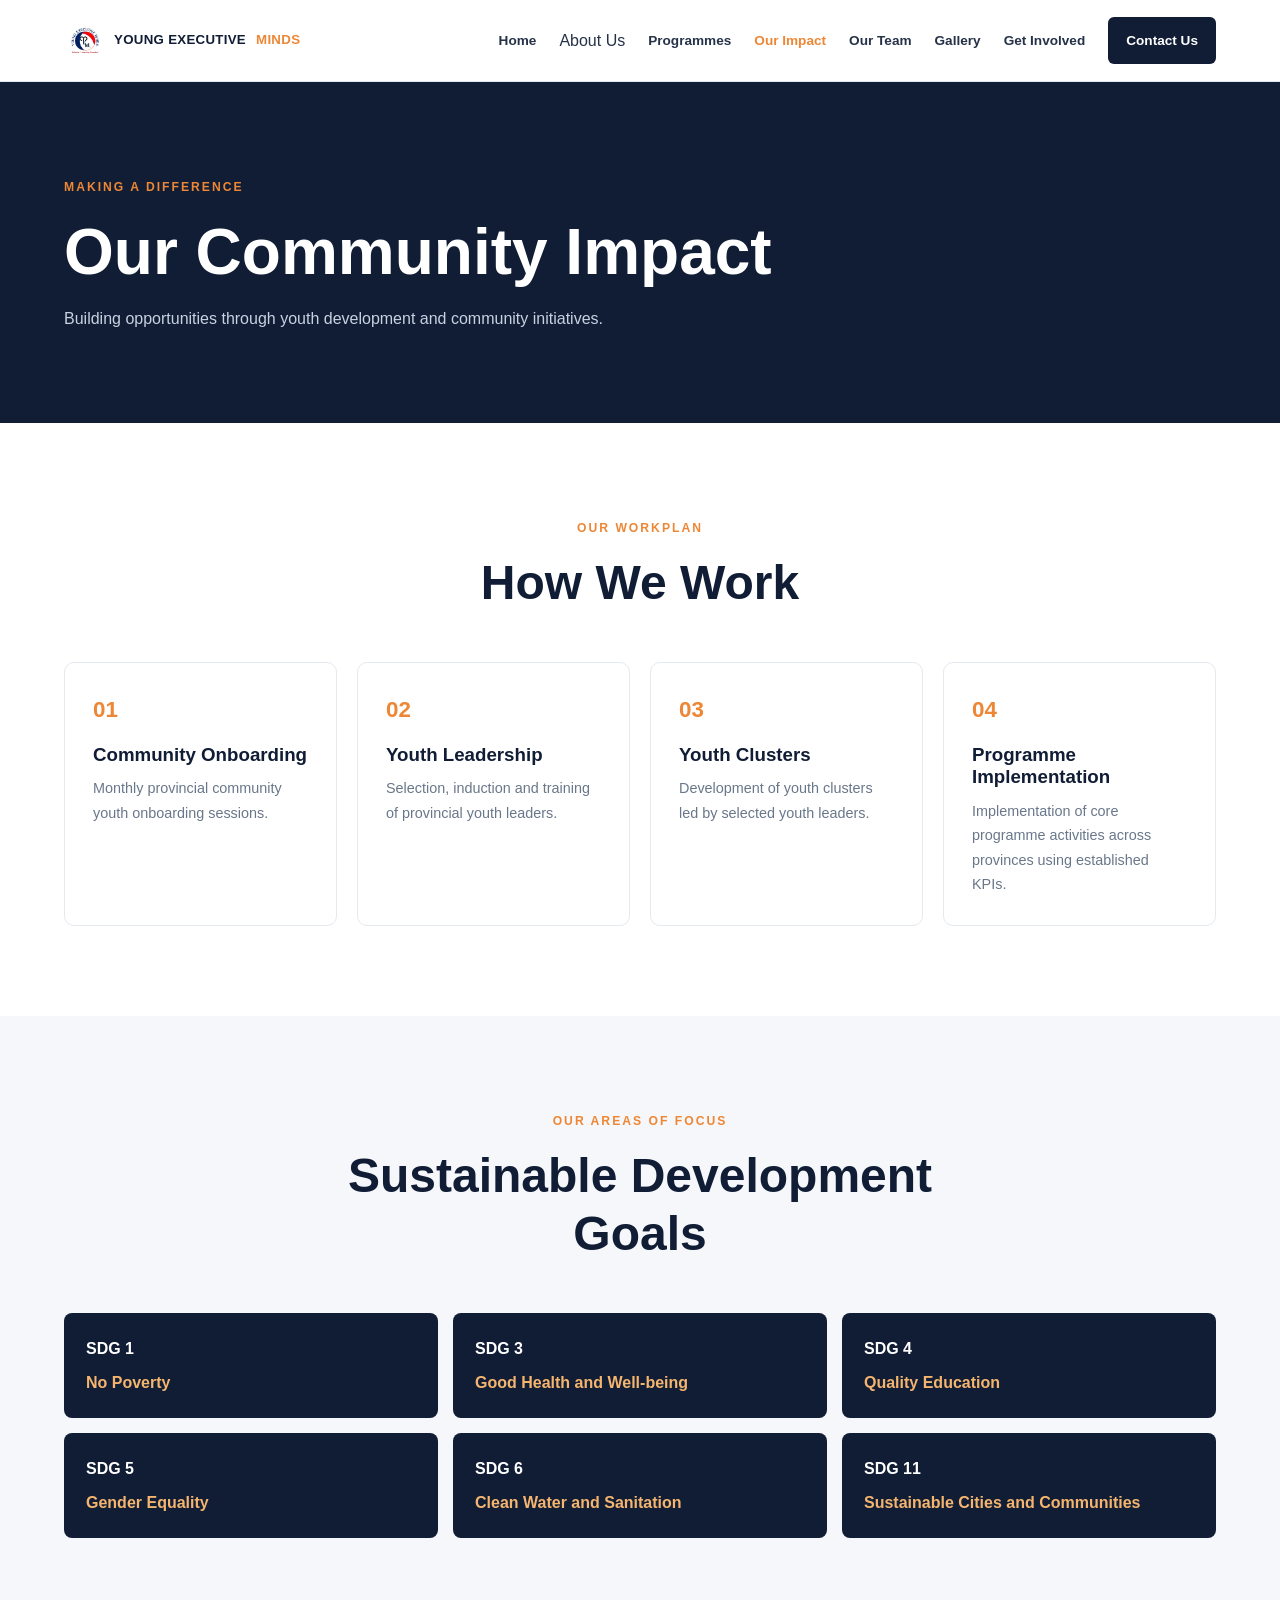
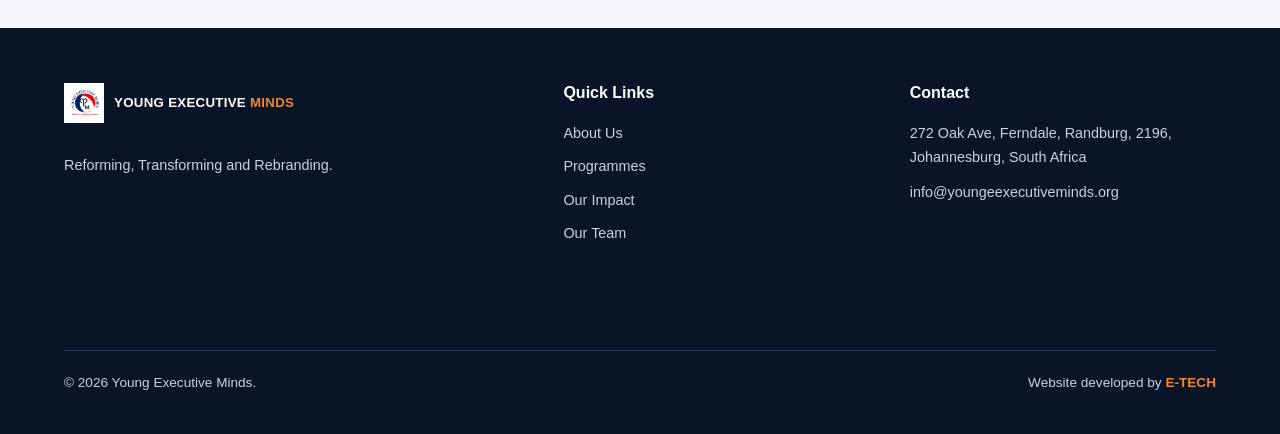
<file: impact.html>
<!DOCTYPE html>
<html lang="en">
<head>
<meta charset="UTF-8">
<meta name="viewport" content="width=device-width, initial-scale=1.0">
<title>Our Impact | YEMs</title>
<link rel="stylesheet" href="css/style.css">
</head>
<body>
<header class="header">
    <div class="container navbar">
        <a href="index.html" class="logo"><span class="logo-mark"><img src="image/WhatsApp Image 2026-11-19 at 11.39.47.jpeg" alt="Young Executive Minds Logo"></span> YOUNG EXECUTIVE <strong>MINDS</strong></a>
        <button class="menu-toggle" id="menuBtn" aria-label="Open navigation" aria-expanded="false"><span></span><span></span><span></span></button>
        <nav class="nav-links" id="navbar">
            <a href="index.html">Home</a
            <a href="about.html">About Us</a>
            <a href="programmes.html">Programmes</a>
            <a href="impact.html" class="active">Our Impact</a>
            <a href="team.html">Our Team</a>
            <a href="gallery.html">Gallery</a>
            <a href="get-involved.html">Get Involved</a>
            <a href="contact.html" class="nav-contact">Contact Us</a>
        </nav>
    </div>
</header>

<main>
<section class="page-hero">
    <div class="container">
        <span class="eyebrow">MAKING A DIFFERENCE</span>
        <h1>Our Community Impact</h1>
        <p>Building opportunities through youth development and community initiatives.</p>
    </div>
</section>

<section class="section">
    <div class="container">
        <div class="section-heading">
            <span class="eyebrow">OUR WORKPLAN</span>
            <h2>How We Work</h2>
        </div>

        <div class="impact-steps">
            <article><span>01</span><h3>Community Onboarding</h3><p>Monthly provincial community youth onboarding sessions.</p></article>
            <article><span>02</span><h3>Youth Leadership</h3><p>Selection, induction and training of provincial youth leaders.</p></article>
            <article><span>03</span><h3>Youth Clusters</h3><p>Development of youth clusters led by selected youth leaders.</p></article>
            <article><span>04</span><h3>Programme Implementation</h3><p>Implementation of core programme activities across provinces using established KPIs.</p></article>
        </div>
    </div>
</section>

<section class="section light-section">
    <div class="container">
        <div class="section-heading">
            <span class="eyebrow">OUR AREAS OF FOCUS</span>
            <h2>Sustainable Development Goals</h2>
        </div>
        <div class="sdg-grid">
            <div>SDG 1 <strong>No Poverty</strong></div>
            <div>SDG 3 <strong>Good Health and Well-being</strong></div>
            <div>SDG 4 <strong>Quality Education</strong></div>
            <div>SDG 5 <strong>Gender Equality</strong></div>
            <div>SDG 6 <strong>Clean Water and Sanitation</strong></div>
            <div>SDG 11 <strong>Sustainable Cities and Communities</strong></div>
        </div>
    </div>
</section>
</main>

<footer class="footer">
    <div class="container footer-grid">
        <div>
            <a href="index.html" class="logo footer-logo">
                <span class="logo-mark"><img src="image/WhatsApp Image 2026-11-19 at 11.39.47.jpeg" alt="Young Executive Minds Logo"></span>
                <span>YOUNG EXECUTIVE <strong>MINDS</strong></span>
            </a>
            <p>Reforming, Transforming and Rebranding.</p>
        </div>

        <div>
            <h4>Quick Links</h4>
            <a href="about.html">About Us</a>
            <a href="programmes.html">Programmes</a>
            <a href="impact.html">Our Impact</a>
            <a href="team.html">Our Team</a>
        </div>

        <div>
            <h4>Contact</h4>
            <p>272 Oak Ave, Ferndale, Randburg, 2196, Johannesburg, South Africa</p>
            <a href="mailto:info@youngeexecutiveminds.org">info@youngeexecutiveminds.org</a>
        </div>
    </div>

<footer class="footer"><div class="container footer-bottom"><p>© <span id="year"></span> Young Executive Minds.</p><p>Website developed by <strong>E-TECH</strong></p></div></footer>
<script src="js/script.js"></script>
</body>
</html>
</file>
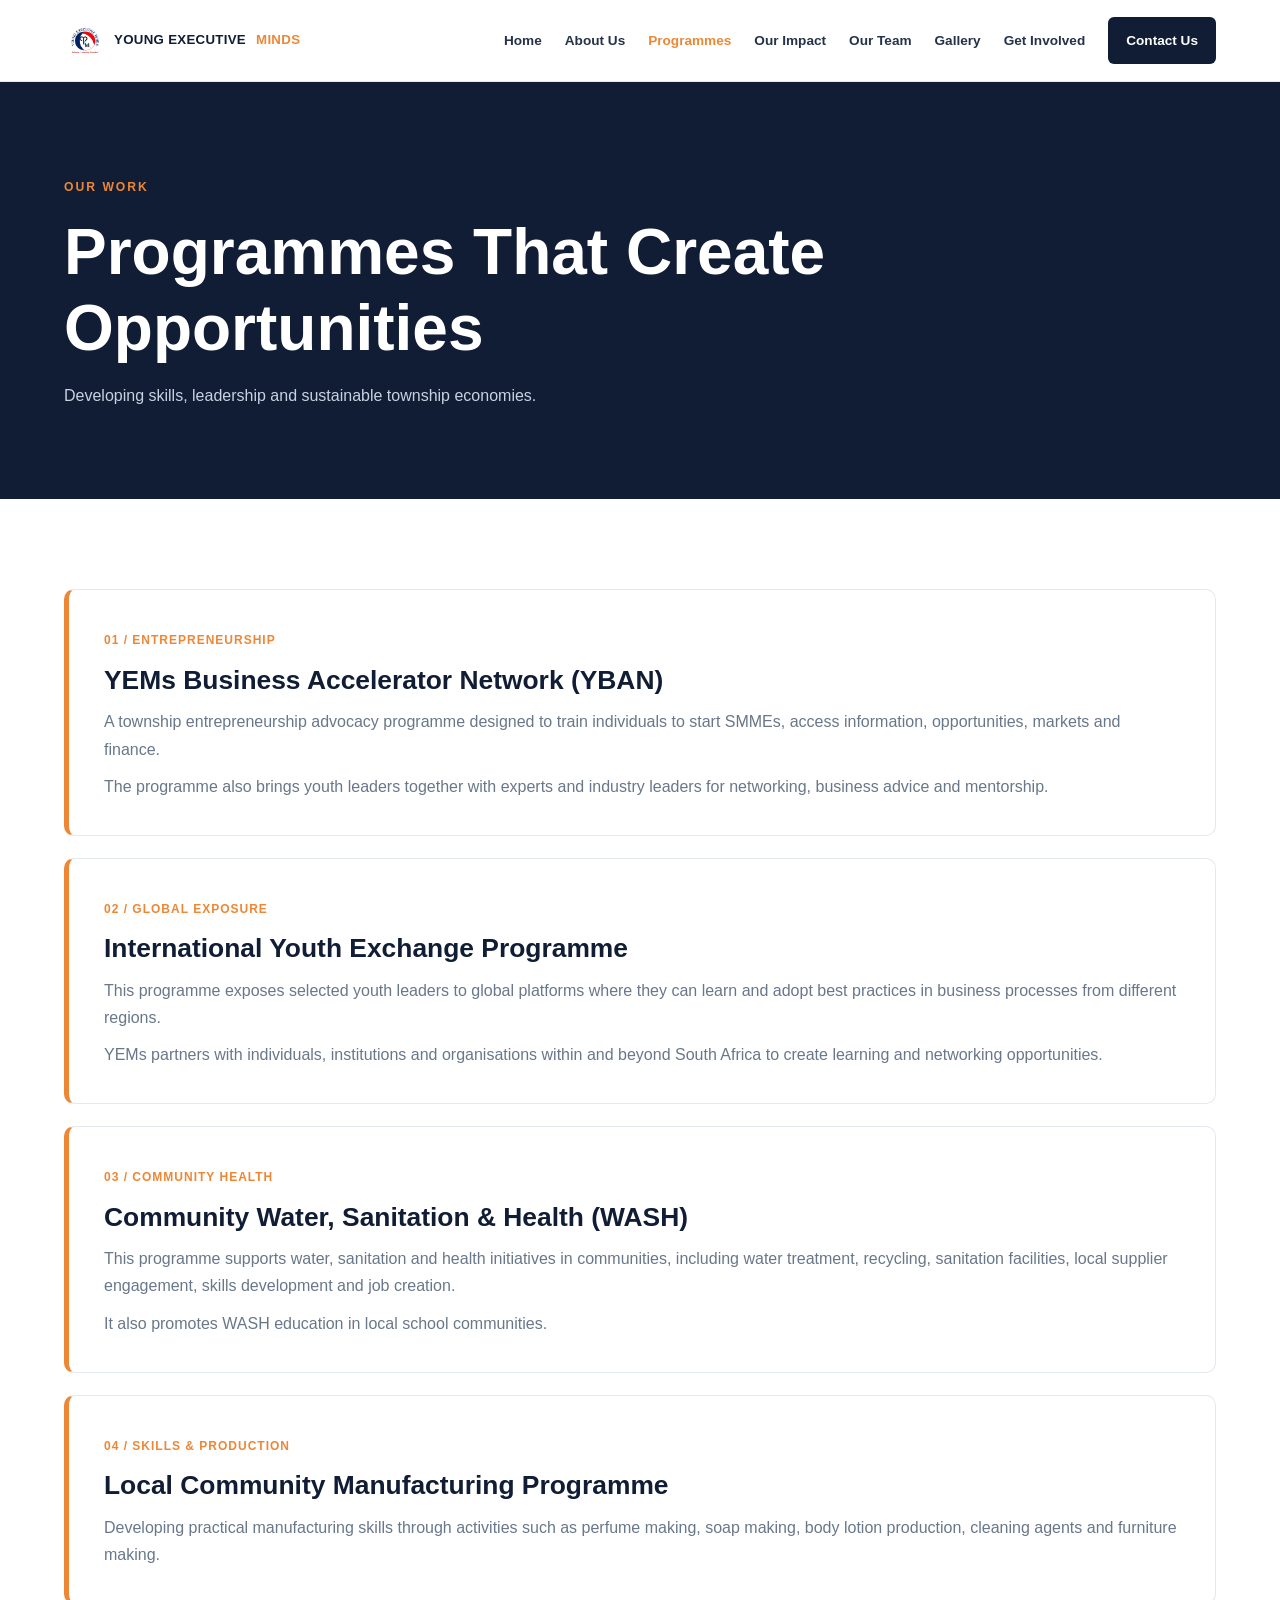
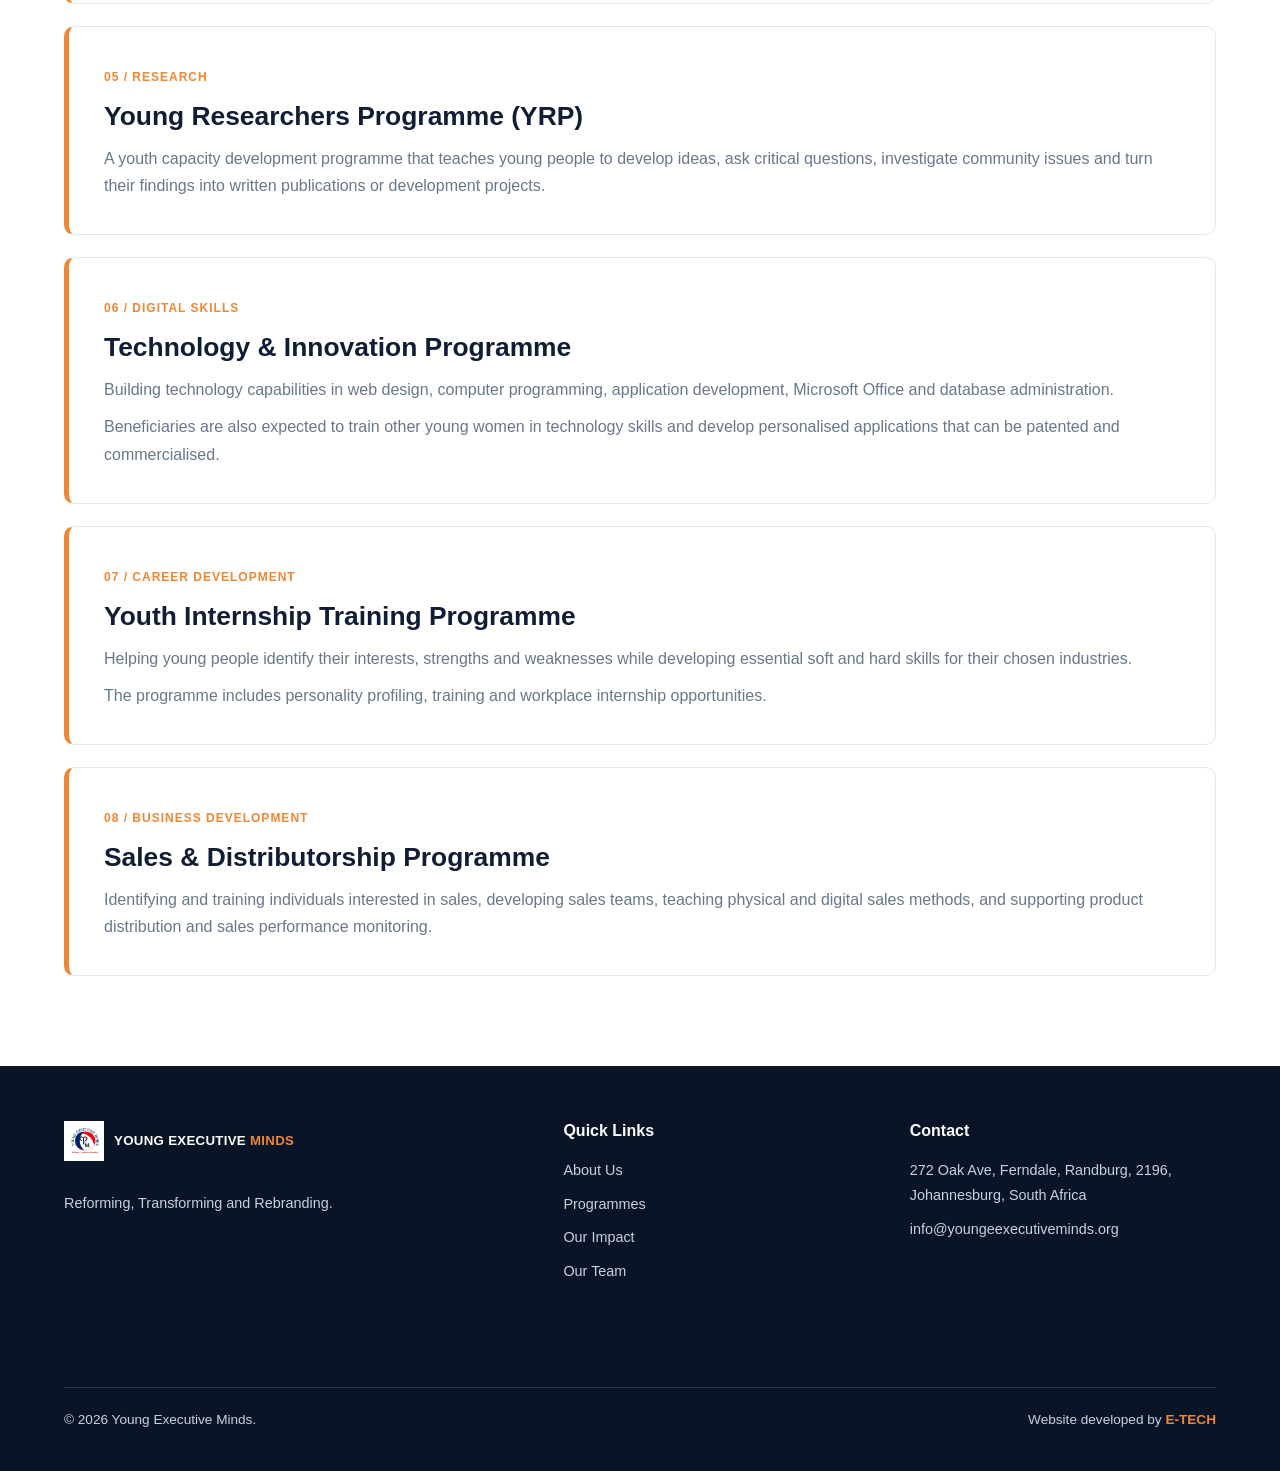
<file: programmes.html>
<!DOCTYPE html>
<html lang="en">
<head>
    <meta charset="UTF-8">
    <meta name="viewport" content="width=device-width, initial-scale=1.0">
    <title>Our Programmes | Young Executive Minds</title>
    <link rel="stylesheet" href="css/style.css">
</head>
<body>

<header class="header">
    <div class="container navbar">
        <a href="index.html" class="logo"><span class="logo-mark"><img src="image/WhatsApp Image 2026-11-19 at 11.39.47.jpeg" alt="Young Executive Minds Logo"></span> YOUNG EXECUTIVE <strong>MINDS</strong></a>
        <button class="menu-toggle" id="menuBtn" aria-label="Open navigation" aria-expanded="false"><span></span><span></span><span></span></button>
        <nav class="nav-links" id="navbar">
            <a href="index.html">Home</a>
            <a href="about.html">About Us</a>
            <a href="programmes.html" class="active">Programmes</a>
            <a href="impact.html">Our Impact</a>
            <a href="team.html">Our Team</a>
            <a href="gallery.html">Gallery</a>
            <a href="get-involved.html">Get Involved</a>
            <a href="contact.html" class="nav-contact">Contact Us</a>
        </nav>
    </div>
</header>

<main>
<section class="page-hero">
    <div class="container">
        <span class="eyebrow">OUR WORK</span>
        <h1>Programmes That Create Opportunities</h1>
        <p>Developing skills, leadership and sustainable township economies.</p>
    </div>
</section>

<section class="section">
    <div class="container programme-list">

        <article class="programme-detail">
            <span>01 / ENTREPRENEURSHIP</span>
            <h2>YEMs Business Accelerator Network (YBAN)</h2>
            <p>A township entrepreneurship advocacy programme designed to train individuals to start SMMEs, access information, opportunities, markets and finance.</p>
            <p>The programme also brings youth leaders together with experts and industry leaders for networking, business advice and mentorship.</p>
        </article>

        <article class="programme-detail">
            <span>02 / GLOBAL EXPOSURE</span>
            <h2>International Youth Exchange Programme</h2>
            <p>This programme exposes selected youth leaders to global platforms where they can learn and adopt best practices in business processes from different regions.</p>
            <p>YEMs partners with individuals, institutions and organisations within and beyond South Africa to create learning and networking opportunities.</p>
        </article>

        <article class="programme-detail">
            <span>03 / COMMUNITY HEALTH</span>
            <h2>Community Water, Sanitation & Health (WASH)</h2>
            <p>This programme supports water, sanitation and health initiatives in communities, including water treatment, recycling, sanitation facilities, local supplier engagement, skills development and job creation.</p>
            <p>It also promotes WASH education in local school communities.</p>
        </article>

        <article class="programme-detail">
            <span>04 / SKILLS & PRODUCTION</span>
            <h2>Local Community Manufacturing Programme</h2>
            <p>Developing practical manufacturing skills through activities such as perfume making, soap making, body lotion production, cleaning agents and furniture making.</p>
        </article>

        <article class="programme-detail">
            <span>05 / RESEARCH</span>
            <h2>Young Researchers Programme (YRP)</h2>
            <p>A youth capacity development programme that teaches young people to develop ideas, ask critical questions, investigate community issues and turn their findings into written publications or development projects.</p>
        </article>

        <article class="programme-detail">
            <span>06 / DIGITAL SKILLS</span>
            <h2>Technology & Innovation Programme</h2>
            <p>Building technology capabilities in web design, computer programming, application development, Microsoft Office and database administration.</p>
            <p>Beneficiaries are also expected to train other young women in technology skills and develop personalised applications that can be patented and commercialised.</p>
        </article>

        <article class="programme-detail">
            <span>07 / CAREER DEVELOPMENT</span>
            <h2>Youth Internship Training Programme</h2>
            <p>Helping young people identify their interests, strengths and weaknesses while developing essential soft and hard skills for their chosen industries.</p>
            <p>The programme includes personality profiling, training and workplace internship opportunities.</p>
        </article>

        <article class="programme-detail">
            <span>08 / BUSINESS DEVELOPMENT</span>
            <h2>Sales & Distributorship Programme</h2>
            <p>Identifying and training individuals interested in sales, developing sales teams, teaching physical and digital sales methods, and supporting product distribution and sales performance monitoring.</p>
        </article>

    </div>
</section>
</main>
<footer class="footer">
    <div class="container footer-grid">
        <div>
            <a href="index.html" class="logo footer-logo">
                <span class="logo-mark"><img src="image/WhatsApp Image 2026-11-19 at 11.39.47.jpeg" alt="Young Executive Minds Logo"></span>
                <span>YOUNG EXECUTIVE <strong>MINDS</strong></span>
            </a>
            <p>Reforming, Transforming and Rebranding.</p>
        </div>

        <div>
            <h4>Quick Links</h4>
            <a href="about.html">About Us</a>
            <a href="programmes.html">Programmes</a>
            <a href="impact.html">Our Impact</a>
            <a href="team.html">Our Team</a>
        </div>

        <div>
            <h4>Contact</h4>
            <p>272 Oak Ave, Ferndale, Randburg, 2196, Johannesburg, South Africa</p>
            <a href="mailto:info@youngeexecutiveminds.org">info@youngeexecutiveminds.org</a>
        </div>
    </div>

<footer class="footer"><div class="container footer-bottom"><p>© <span id="year"></span> Young Executive Minds.</p><p>Website developed by <strong>E-TECH</strong></p></div></footer>
<script src="js/script.js"></script>
</body>
</html>
</file>
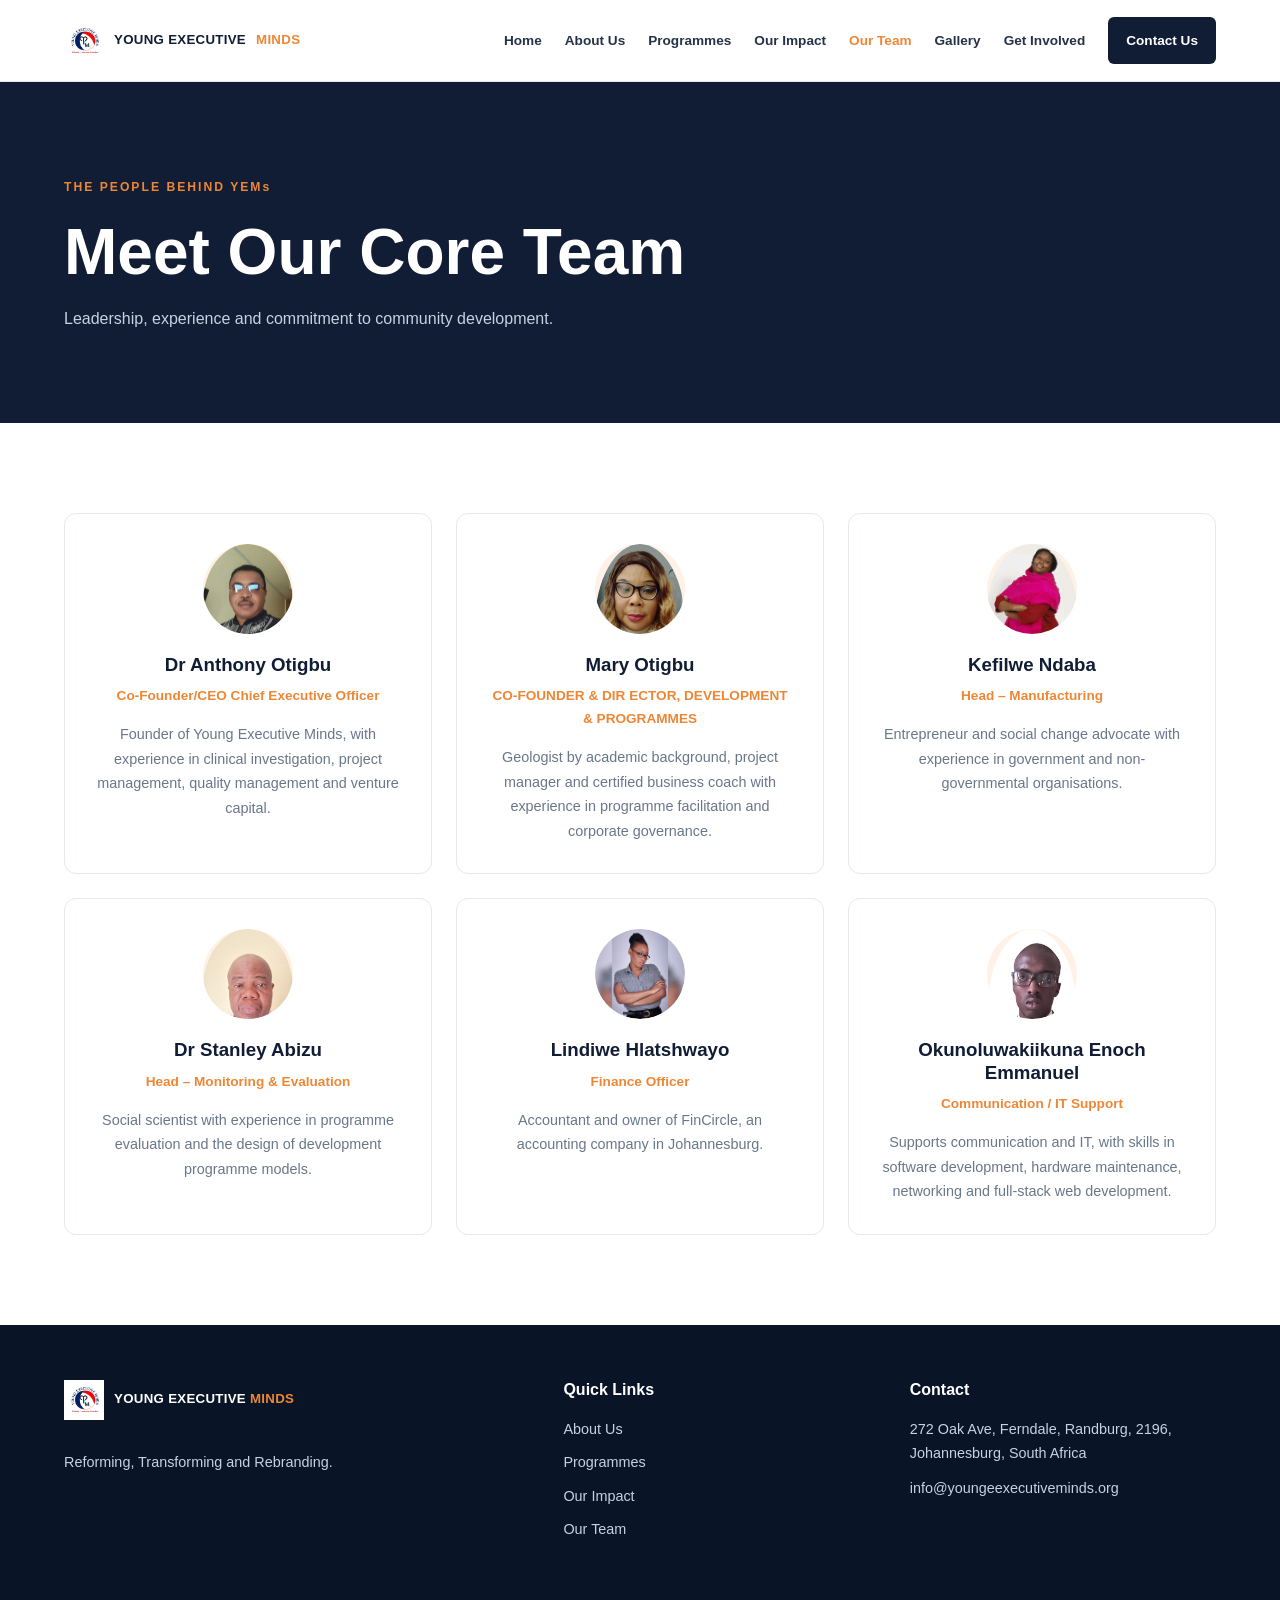
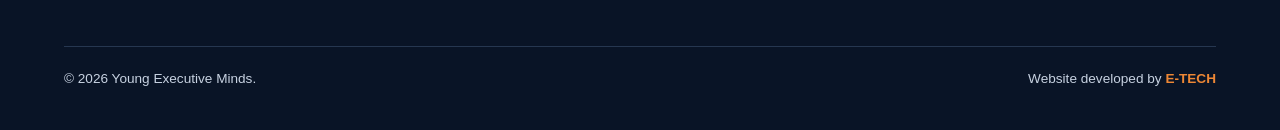
<file: team.html>
<!DOCTYPE html>
<html lang="en">
<head>
<meta charset="UTF-8">
<meta name="viewport" content="width=device-width, initial-scale=1.0">
<title>Our Team | YEMs</title>
<link rel="stylesheet" href="css/style.css">
</head>
<body>
<header class="header">
    <div class="container navbar">
        <a href="index.html" class="logo"><span class="logo-mark"><img src="image/WhatsApp Image 2026-11-19 at 11.39.47.jpeg" alt="Young Executive Minds Logo"></span> YOUNG EXECUTIVE <strong>MINDS</strong></a>
        <button class="menu-toggle" id="menuBtn" aria-label="Open navigation" aria-expanded="false"><span></span><span></span><span></span></button>
        <nav class="nav-links" id="navbar">
            <a href="index.html">Home</a>
            <a href="about.html">About Us</a>
            <a href="programmes.html">Programmes</a>
            <a href="impact.html">Our Impact</a>
            <a href="team.html" class="active">Our Team</a>
            <a href="gallery.html">Gallery</a>
            <a href="get-involved.html">Get Involved</a>
            <a href="contact.html" class="nav-contact">Contact Us</a>
        </nav>
    </div>
</header>

<main>
<section class="page-hero">
    <div class="container">
        <span class="eyebrow">THE PEOPLE BEHIND YEMs</span>
        <h1>Meet Our Core Team</h1>
        <p>Leadership, experience and commitment to community development.</p>
    </div>
</section>

<section class="section">
    <div class="container team-grid">

        <article class="team-card">
            <div class="team-photo"><img src="image/WhatsApp Image 2026-11-21 at 18.28.04.jpeg"></div>
            <h3>Dr Anthony Otigbu</h3>
            <span>Co-Founder/CEO Chief Executive Officer</span>
            <p>Founder of Young Executive Minds, with experience in clinical investigation, project management, quality management and venture capital.</p>
        </article>

        <article class="team-card">
            <div class="team-photo"><img src="image/WhatsApp Image 2026-11-21 at 18.30.59.jpeg"></div>
            <h3>Mary Otigbu</h3>
            <span>CO-FOUNDER & DIR ECTOR, DEVELOPMENT & PROGRAMMES</span>
            <p>Geologist by academic background, project manager and certified business coach with experience in programme facilitation and corporate governance.</p>
        </article>

        <article class="team-card">
            <div class="team-photo"><img src="image/WhatsApp Image 2026-11-21 at 18.55.02.jpeg"></div>
            <h3>Kefilwe Ndaba</h3>
            <span>Head – Manufacturing</span>
            <p>Entrepreneur and social change advocate with experience in government and non-governmental organisations.</p>
        </article>

        <article class="team-card">
            <div class="team-photo"><img src="image/WhatsApp Image 2026-11-19 at 11.32.287.jpeg"></div>
            <h3>Dr Stanley Abizu</h3>
            <span>Head – Monitoring & Evaluation</span>
            <p>Social scientist with experience in programme evaluation and the design of development programme models.</p>
        </article>

        <article class="team-card">
            <div class="team-photo"><img src="image/WhatsApp Image 2026-11-21 at 21.08.23.jpeg"></div>
            <h3>Lindiwe Hlatshwayo</h3>
            <span>Finance Officer</span>
            <p>Accountant and owner of FinCircle, an accounting company in Johannesburg.</p>
        </article>

        <article class="team-card">
            <div class="team-photo"><img src="image/WhatsApp Image 2026-07-03 at 14.07.33.jpg"></div>
            <h3>Okunoluwakiikuna Enoch Emmanuel</h3>
            <span>Communication / IT Support</span>
            <p>Supports communication and IT, with skills in software development, hardware maintenance, networking and full-stack web development.</p>
        </article>

    </div>
</section>
</main>

<footer class="footer">
    <div class="container footer-grid">
        <div>
            <a href="index.html" class="logo footer-logo">
                <span class="logo-mark"><img src="image/WhatsApp Image 2026-11-19 at 11.39.47.jpeg" alt="Young Executive Minds Logo"></span>
                <span>YOUNG EXECUTIVE <strong>MINDS</strong></span>
            </a>
            <p>Reforming, Transforming and Rebranding.</p>
        </div>

        <div>
            <h4>Quick Links</h4>
            <a href="about.html">About Us</a>
            <a href="programmes.html">Programmes</a>
            <a href="impact.html">Our Impact</a>
            <a href="team.html">Our Team</a>
        </div>

        <div>
            <h4>Contact</h4>
            <p>272 Oak Ave, Ferndale, Randburg, 2196, Johannesburg, South Africa</p>
            <a href="mailto:info@youngeexecutiveminds.org">info@youngeexecutiveminds.org</a>
        </div>
    </div>

<footer class="footer"><div class="container footer-bottom"><p>© <span id="year"></span> Young Executive Minds.</p><p>Website developed by <strong>E-TECH</strong></p></div></footer>
<script src="js/script.js"></script>
</body>
</html>
</file>
<file: css/style.css>
:root {
    --navy: #101d35;
    --navy-dark: #091426;
    --blue: #1c4f91;
    --orange: #ed8735;
    --orange-light: #fff1e5;
    --text: #253248;
    --muted: #69778a;
    --light: #f5f7fa;
    --white: #ffffff;
    --border: #e4e9ef;
    --shadow: 0 15px 40px rgba(13, 31, 57, 0.09);
}

* {
    margin: 0;
    padding: 0;
    box-sizing: border-box;
}

html {
    scroll-behavior: smooth;
}

body {
    font-family: 'DM Sans', sans-serif;
    color: var(--text);
    background: var(--white);
    line-height: 1.7;
}

h1, h2, h3, h4 {
    font-family: 'Manrope', sans-serif;
    line-height: 1.2;
    color: var(--navy);
}

a {
    color: inherit;
    text-decoration: none;
}

img {
    max-width: 100%;
    display: block;
}

.container {
    width: min(1160px, 90%);
    margin: auto;
}

.section {
    padding: 90px 0;
}

.light-section {
    background: var(--light);
}

.center {
    text-align: center;
    margin-top: 35px;
}

.eyebrow {
    display: inline-block;
    color: var(--orange);
    font-size: 0.76rem;
    font-weight: 800;
    letter-spacing: 2px;
    margin-bottom: 16px;
}

.header {
    height: 82px;
    background: var(--white);
    border-bottom: 1px solid var(--border);
    position: sticky;
    top: 0;
    z-index: 1000;
}

.navbar {
    height: 100%;
    display: flex;
    align-items: center;
    justify-content: space-between;
    gap: 25px;
}

.logo {
    display: inline-flex;
    align-items: center;
    gap: 10px;
    font-family: 'Manrope', sans-serif;
    font-size: 0.83rem;
    font-weight: 800;
    letter-spacing: 0.3px;
    white-space: nowrap;
    color: var(--navy);
}

.logo-mark {
    width: 40px;
    height: 40px;
    background: var(--orange);
    color: var(--white);
    display: grid;
    place-items: center;
    border-radius: 10px;
    font-size: 1.3rem;
}

.logo strong {
    color: var(--orange);
}

.nav-links {
    display: flex;
    align-items: center;
    gap: 23px;
}

.nav-links a {
    font-size: 0.85rem;
    font-weight: 600;
    color: var(--text);
    transition: 0.25s;
}

.nav-links a:hover,
.nav-links a.active {
    color: var(--orange);
}

.nav-links .nav-contact {
    background: var(--navy);
    color: var(--white);
    padding: 12px 18px;
    border-radius: 6px;
}

.nav-links .nav-contact:hover,
.nav-links .nav-contact.active {
    background: var(--orange);
    color: var(--white);
}

.menu-toggle {
    display: none;
    background: transparent;
    border: 0;
    cursor: pointer;
    padding: 8px;
}

.menu-toggle span {
    display: block;
    width: 25px;
    height: 2px;
    background: var(--navy);
    margin: 5px;
}

.hero {
    background: linear-gradient(110deg, #f7f9fc, #eef3fa);
    padding: 85px 0;
    overflow: hidden;
}

.hero-content {
    display: grid;
    grid-template-columns: 1.1fr 0.9fr;
    align-items: center;
    gap: 60px;
}

.hero h1 {
    font-size: clamp(2.6rem, 5vw, 4.5rem);
    letter-spacing: -2px;
    margin-bottom: 25px;
}

.hero h1 span,
.about-preview h2 span,
.mission-content h2 span {
    color: var(--orange);
}

.hero-text > p {
    max-width: 590px;
    color: var(--muted);
    font-size: 1.05rem;
}

.hero-buttons {
    display: flex;
    flex-wrap: wrap;
    gap: 14px;
    margin: 30px 0;
}

.btn {
    display: inline-flex;
    align-items: center;
    justify-content: center;
    border: 0;
    border-radius: 6px;
    padding: 14px 23px;
    font: inherit;
    font-weight: 700;
    cursor: pointer;
    transition: 0.25s;
}

.btn-primary {
    background: var(--orange);
    color: var(--white);
}

.btn-primary:hover {
    background: #cf6d21;
    transform: translateY(-2px);
}

.btn-outline {
    border: 1px solid var(--navy);
    color: var(--navy);
}

.btn-outline:hover {
    background: var(--navy);
    color: var(--white);
}

.btn-dark {
    background: var(--navy);
    color: var(--white);
}

.btn-dark:hover {
    background: var(--orange);
}

.btn-light {
    background: var(--white);
    color: var(--navy);
}

.hero-note {
    display: flex;
    align-items: center;
    gap: 15px;
    max-width: 380px;
    color: var(--muted);
    font-size: 0.85rem;
}

.hero-note strong {
    font-size: 2.4rem;
    color: var(--orange);
}

.hero-visual {
    position: relative;
}

.hero-image {
    height: 450px;
    overflow: hidden;
    border-radius: 16px;
    box-shadow: var(--shadow);
    background: #dfe6ef;
}

.hero-image img {
    width: 100%;
    height: 100%;
    object-fit: cover;
}

.hero-badge {
    position: absolute;
    bottom: 25px;
    left: -35px;
    background: var(--white);
    padding: 20px 25px;
    box-shadow: var(--shadow);
    border-radius: 10px;
}

.hero-badge span {
    display: block;
    color: var(--orange);
    font-size: 0.7rem;
    font-weight: 800;
    letter-spacing: 1px;
}

.hero-badge strong {
    color: var(--navy);
}

.trust-strip {
    background: var(--navy);
    padding: 28px 0;
}

.trust-content {
    display: grid;
    grid-template-columns: repeat(3, 1fr);
    gap: 30px;
}

.trust-content div {
    display: flex;
    flex-direction: column;
    align-items: center;
    color: var(--white);
}

.trust-content strong {
    color: var(--orange);
    font-size: 1.3rem;
}

.trust-content span {
    color: #c8d1df;
    font-size: 0.85rem;
    text-align: center;
}

.about-preview {
    display: grid;
    grid-template-columns: 1fr 1fr;
    gap: 70px;
    align-items: center;
}

.about-preview h2,
.involvement h2 {
    font-size: clamp(2rem, 4vw, 3rem);
}

.about-preview p,
.involvement p {
    color: var(--muted);
    margin-bottom: 20px;
}

.text-link {
    color: var(--orange);
    font-weight: 700;
}

.programmes-section {
    background: var(--light);
}

.section-heading {
    text-align: center;
    max-width: 680px;
    margin: 0 auto 50px;
}

.section-heading h2 {
    font-size: clamp(2rem, 4vw, 3rem);
    margin-bottom: 15px;
}

.section-heading p {
    color: var(--muted);
}

.programme-grid {
    display: grid;
    grid-template-columns: repeat(3, 1fr);
    gap: 22px;
}

.programme-card {
    background: var(--white);
    padding: 30px;
    border: 1px solid var(--border);
    border-radius: 12px;
    transition: 0.3s;
}

.programme-card:hover {
    transform: translateY(-6px);
    box-shadow: var(--shadow);
    border-color: var(--orange);
}

.programme-number {
    color: var(--orange);
    font-size: 0.85rem;
    font-weight: 800;
}

.programme-card h3 {
    margin: 18px 0 12px;
    font-size: 1.2rem;
}

.programme-card p {
    color: var(--muted);
    font-size: 0.92rem;
    margin-bottom: 20px;
}

.programme-card a {
    color: var(--orange);
    font-size: 0.87rem;
    font-weight: 800;
}

.mission-section {
    background: var(--navy);
    text-align: center;
    color: var(--white);
}

.mission-content {
    max-width: 800px;
}

.mission-content h2 {
    color: var(--white);
    font-size: clamp(2.2rem, 5vw, 3.8rem);
    margin-bottom: 20px;
}

.mission-content p {
    color: #c7d2e1;
    margin-bottom: 30px;
}

.involvement {
    display: flex;
    justify-content: space-between;
    align-items: center;
    gap: 40px;
}

.involvement > div {
    max-width: 720px;
}

.page-hero {
    background: var(--navy);
    padding: 90px 0;
    color: var(--white);
}

.page-hero h1 {
    font-size: clamp(2.4rem, 5vw, 4rem);
    color: var(--white);
    margin-bottom: 15px;
}

.page-hero p {
    color: #c7d2e1;
    max-width: 700px;
}

.content-layout {
    display: grid;
    grid-template-columns: 1fr 1fr;
    align-items: center;
    gap: 60px;
}

.content-layout h2 {
    font-size: 2.5rem;
    margin-bottom: 20px;
}

.content-layout p {
    color: var(--muted);
    margin-bottom: 15px;
}

.content-image {
    height: 420px;
    background: #e5eaf1;
    border-radius: 12px;
    overflow: hidden;
}

.content-image img {
    width: 100%;
    height: 100%;
    object-fit: cover;
}

.three-grid {
    display: grid;
    grid-template-columns: repeat(3, 1fr);
    gap: 22px;
}

.info-card {
    padding: 35px;
    background: var(--white);
    border: 1px solid var(--border);
    border-radius: 12px;
}

.info-card h2 {
    margin: 15px 0;
    font-size: 1.5rem;
}

.info-card p {
    color: var(--muted);
}

.values-grid {
    display: grid;
    grid-template-columns: repeat(3, 1fr);
    gap: 20px;
}

.value-item {
    padding: 35px;
    background: var(--orange-light);
    border-radius: 10px;
}

.value-item span {
    color: var(--orange);
    font-weight: 800;
}

.value-item h3 {
    margin-top: 10px;
}

.programme-list {
    display: grid;
    gap: 22px;
}

.programme-detail {
    padding: 35px;
    border: 1px solid var(--border);
    border-left: 5px solid var(--orange);
    border-radius: 10px;
}

.programme-detail > span {
    color: var(--orange);
    font-size: 0.75rem;
    font-weight: 800;
    letter-spacing: 1px;
}

.programme-detail h2 {
    margin: 12px 0;
    font-size: 1.65rem;
}

.programme-detail p {
    color: var(--muted);
    margin-top: 10px;
}

.impact-steps {
    display: grid;
    grid-template-columns: repeat(4, 1fr);
    gap: 20px;
}

.impact-steps article {
    padding: 28px;
    border: 1px solid var(--border);
    border-radius: 10px;
}

.impact-steps span {
    color: var(--orange);
    font-size: 1.4rem;
    font-weight: 800;
}

.impact-steps h3 {
    margin: 15px 0 10px;
}

.impact-steps p {
    color: var(--muted);
    font-size: 0.9rem;
}

.sdg-grid {
    display: grid;
    grid-template-columns: repeat(3, 1fr);
    gap: 15px;
}

.sdg-grid div {
    background: var(--navy);
    color: var(--white);
    padding: 22px;
    border-radius: 8px;
    font-weight: 800;
}

.sdg-grid strong {
    display: block;
    color: #f5b56e;
    margin-top: 7px;
}

.team-grid {
    display: grid;
    grid-template-columns: repeat(3, 1fr);
    gap: 24px;
}

.team-card {
    border: 1px solid var(--border);
    border-radius: 12px;
    padding: 30px;
    text-align: center;
}

.team-photo {
    width: 90px;
    height: 90px;
    border-radius: 50%;
    display: grid;
    place-items: center;
    margin: 0 auto 20px;
    background: var(--orange-light);
    color: var(--orange);
    font-size: 1.5rem;
    font-weight: 800;
    overflow: hidden;
}

.team-photo img {
    width: 100%;
    height: 100%;
    object-fit: cover;
    border-radius: 50%;
}

.team-card h3 {
    margin-bottom: 8px;
}

.team-card > span {
    display: block;
    color: var(--orange);
    font-size: 0.85rem;
    font-weight: 700;
    margin-bottom: 15px;
}

.team-card p {
    color: var(--muted);
    font-size: 0.9rem;
}

.gallery-grid {
    display: grid;
    grid-template-columns: repeat(3, 1fr);
    gap: 22px;
}

.gallery-grid figure {
    overflow: hidden;
    border-radius: 10px;
    background: var(--light);
}

.gallery-grid img {
    width: 100%;
    height: 240px;
    object-fit: cover;
    transition: 0.4s;
}

.gallery-grid figure:hover img {
    transform: scale(1.05);
}

.gallery-grid figcaption {
    padding: 15px;
    font-weight: 700;
    color: var(--navy);
}

.contact-layout {
    display: grid;
    grid-template-columns: 0.8fr 1.2fr;
    gap: 60px;
}

.contact-details h2 {
    font-size: 2.4rem;
    margin-bottom: 25px;
}

.contact-item {
    margin-bottom: 25px;
}

.contact-item strong {
    color: var(--orange);
}

.contact-item p {
    color: var(--muted);
}

.contact-form {
    padding: 35px;
    border: 1px solid var(--border);
    border-radius: 12px;
    box-shadow: var(--shadow);
}

.contact-form h2 {
    margin-bottom: 25px;
}

.contact-form label {
    display: block;
    font-weight: 700;
    font-size: 0.9rem;
    margin: 15px 0 7px;
}

.contact-form input,
.contact-form textarea {
    width: 100%;
    padding: 13px;
    font: inherit;
    border: 1px solid var(--border);
    border-radius: 6px;
    outline: none;
}

.contact-form input:focus,
.contact-form textarea:focus {
    border-color: var(--orange);
}

.contact-form textarea {
    resize: vertical;
}

.form-message {
    margin-top: 15px;
    color: var(--blue);
    font-weight: 700;
}

.form-note {
    margin-top: 10px;
    color: var(--muted);
    font-size: 0.8rem;
}

.footer {
    background: var(--navy-dark);
    color: #c7d2e1;
    padding: 55px 0 20px;
}

.footer-grid {
    display: grid;
    grid-template-columns: 1.5fr 1fr 1fr;
    gap: 40px;
    padding-bottom: 40px;
}

.footer-logo {
    color: var(--white);
    margin-bottom: 20px;
}

.footer h4 {
    color: var(--white);
    margin-bottom: 18px;
}

.footer-grid a:not(.logo) {
    display: block;
    margin: 9px 0;
    font-size: 0.9rem;
}

.footer-grid a:hover {
    color: var(--orange);
}

.footer-grid p {
    font-size: 0.9rem;
    margin: 10px 0;
}

.footer-bottom {
    display: flex;
    justify-content: space-between;
    gap: 20px;
    border-top: 1px solid #263750;
    padding-top: 20px;
    font-size: 0.85rem;
}

.footer-bottom strong {
    color: var(--orange);
}

/* RESPONSIVE DESIGN */

@media (max-width: 1050px) {
    .nav-links {
        gap: 13px;
    }

    .nav-links a {
        font-size: 0.78rem;
    }

    .hero-content {
        gap: 35px;
    }
}

@media (max-width: 850px) {
    .menu-toggle {
        display: block;
    }

    .nav-links {
        position: absolute;
        top: 82px;
        left: 0;
        right: 0;
        background: var(--white);
        display: none;
        flex-direction: column;
        align-items: stretch;
        padding: 20px 5%;
        gap: 0;
        border-top: 1px solid var(--border);
        box-shadow: var(--shadow);
    }

    .nav-links.open {
        display: flex;
    }

    .nav-links a {
        padding: 13px 0;
    }

    .nav-links .nav-contact {
        text-align: center;
        margin-top: 10px;
    }

    .hero-content,
    .about-preview,
    .content-layout,
    .contact-layout {
        grid-template-columns: 1fr;
    }

    .hero-visual {
        margin: 20px 0 0 25px;
    }

    .programme-grid,
    .team-grid,
    .gallery-grid {
        grid-template-columns: repeat(2, 1fr);
    }

    .three-grid,
    .values-grid,
    .impact-steps,
    .sdg-grid {
        grid-template-columns: repeat(2, 1fr);
    }

    .involvement {
        align-items: flex-start;
        flex-direction: column;
    }

    .footer-grid {
        grid-template-columns: repeat(2, 1fr);
    }
}

@media (max-width: 550px) {
    .section {
        padding: 65px 0;
    }

    .hero {
        padding: 65px 0;
    }

    .hero h1 {
        font-size: 2.5rem;
    }

    .hero-image {
        height: 300px;
    }

    .hero-badge {
        left: -20px;
        bottom: 15px;
    }

    .trust-content {
        grid-template-columns: 1fr;
        gap: 20px;
    }

    .programme-grid,
    .team-grid,
    .gallery-grid,
    .three-grid,
    .values-grid,
    .impact-steps,
    .sdg-grid,
    .footer-grid {
        grid-template-columns: 1fr;
    }

    .hero-buttons {
        flex-direction: column;
    }

    .footer-bottom {
        flex-direction: column;
    }

    .logo {
        font-size: 0.7rem;
    }

    .page-hero {
        padding: 65px 0;
    }

    .contact-form {
        padding: 22px;
    }
}


/* =====================================================
   YEMS CONTACT PAGE
   WHATSAPP CONTACT DESIGN
   ADD THIS TO THE BOTTOM OF YOUR ORIGINAL STYLE.CSS
   ===================================================== */

/* Contact Hero */

.contact-hero {
    background: linear-gradient(
        110deg,
        var(--navy-dark),
        var(--navy)
    );
    padding: 90px 0;
    color: var(--white);
    text-align: center;
}

.contact-hero .eyebrow,
.contact-hero .section-label {
    display: inline-block;
    color: var(--orange);
    font-size: 0.76rem;
    font-weight: 800;
    letter-spacing: 2px;
    margin-bottom: 16px;
}

.contact-hero h1 {
    color: var(--white);
    font-size: clamp(2.4rem, 5vw, 4rem);
    margin-bottom: 18px;
}

.contact-hero h1 span {
    color: var(--orange);
}

.contact-hero p {
    max-width: 700px;
    margin: 0 auto;
    color: #c7d2e1;
}


/* Contact Section */

.contact-section {
    padding: 85px 0;
    background: var(--light);
}

.contact-section .contact-layout {
    display: grid;
    grid-template-columns: 0.9fr 1.1fr;
    gap: 60px;
    align-items: center;
}

.contact-information h2 {
    font-size: clamp(2rem, 4vw, 2.8rem);
    margin-bottom: 20px;
}

.contact-information h2 span {
    color: var(--orange);
}

.contact-information > p {
    color: var(--muted);
    margin-bottom: 30px;
}


/* Contact Details */

.contact-detail {
    display: flex;
    align-items: flex-start;
    gap: 15px;
    margin-bottom: 22px;
}

.contact-icon {
    flex: 0 0 46px;
    width: 46px;
    height: 46px;
    display: grid;
    place-items: center;
    border-radius: 9px;
    background: var(--orange-light);
    color: var(--orange);
    font-size: 1.1rem;
}

.contact-detail h3 {
    font-size: 1rem;
    margin-bottom: 5px;
}

.contact-detail p,
.contact-detail a {
    color: var(--muted);
    font-size: 0.92rem;
}

.contact-detail a:hover {
    color: var(--orange);
}


/* WhatsApp Card */

.whatsapp-contact-card {
    padding: 45px;
    background: var(--white);
    border: 1px solid var(--border);
    border-radius: 12px;
    box-shadow: var(--shadow);
    text-align: center;
}

.whatsapp-icon-large {
    width: 82px;
    height: 82px;
    margin: 0 auto 22px;
    display: grid;
    place-items: center;
    border-radius: 50%;
    background: #e7f8ed;
    color: #16a34a;
    font-size: 2.8rem;
}

.whatsapp-contact-card .eyebrow,
.whatsapp-contact-card .section-label {
    display: inline-block;
    color: var(--orange);
    font-size: 0.76rem;
    font-weight: 800;
    letter-spacing: 2px;
    margin-bottom: 12px;
}

.whatsapp-contact-card h2 {
    font-size: 1.8rem;
    margin-bottom: 15px;
}

.whatsapp-contact-card > p {
    color: var(--muted);
    margin-bottom: 24px;
}


/* WhatsApp Button */

.whatsapp-button {
    display: inline-flex;
    align-items: center;
    justify-content: center;
    gap: 11px;
    padding: 14px 25px;
    border-radius: 6px;
    background: #16a34a;
    color: var(--white);
    font-weight: 700;
    transition: 0.25s;
}

.whatsapp-button:hover {
    background: #12813b;
    color: var(--white);
    transform: translateY(-2px);
}

.whatsapp-button i {
    font-size: 1.3rem;
}

.whatsapp-contact-card .whatsapp-note {
    margin: 18px 0 0;
    color: var(--muted);
    font-size: 0.8rem;
}


/* Contact Call To Action */

.contact-cta {
    padding: 75px 0;
    background: var(--navy);
    color: var(--white);
    text-align: center;
}

.contact-cta .eyebrow,
.contact-cta .section-label {
    color: var(--orange);
}

.contact-cta h2 {
    color: var(--white);
    font-size: clamp(2rem, 4vw, 2.8rem);
    margin-bottom: 15px;
}

.contact-cta p {
    max-width: 680px;
    margin: 0 auto 25px;
    color: #c7d2e1;
}

.contact-cta .btn {
    display: inline-flex;
}


/* Contact Page Responsive Design */

@media (max-width: 850px) {

    .contact-section .contact-layout {
        grid-template-columns: 1fr;
        gap: 40px;
    }

}

@media (max-width: 550px) {

    .contact-hero {
        padding: 65px 0;
    }

    .contact-section {
        padding: 60px 0;
    }

    .whatsapp-contact-card {
        padding: 28px 20px;
    }

    .whatsapp-contact-card h2 {
        font-size: 1.5rem;
    }

    .whatsapp-button {
        width: 100%;
    }

    .contact-cta {
        padding: 60px 0;
    }

}


/* =========================================
   YEMS GALLERY ALBUM CATEGORIES
========================================= */

.gallery-intro {
    margin-bottom: 35px;
}

.gallery-intro h2 {
    font-size: 2rem;
    margin-bottom: 10px;
}

.gallery-intro p {
    color: var(--muted);
}

.gallery-album-card {
    background: var(--light);
    border-radius: 12px;
    overflow: hidden;
    border: 1px solid var(--border);
    transition: 0.3s ease;
}

.gallery-album-card:hover {
    transform: translateY(-6px);
    box-shadow: var(--shadow);
    border-color: var(--orange);
}

.gallery-album-card a {
    display: block;
}

.gallery-album-card img {
    width: 100%;
    height: 260px;
    object-fit: cover;
    transition: 0.3s ease;
}

.gallery-album-card:hover img {
    transform: scale(1.03);
}

.gallery-album-card figcaption {
    padding: 20px;
    display: flex;
    flex-direction: column;
    gap: 12px;
}

.gallery-album-card figcaption strong {
    color: var(--navy);
    font-size: 1rem;
}

.gallery-album-card figcaption span {
    color: var(--orange);
    font-weight: 800;
    font-size: 0.85rem;
}


/* =========================================
   INDIVIDUAL ALBUM PAGE
========================================= */

.album-hero {
    padding-top: 65px;
    padding-bottom: 75px;
}

.album-back-link {
    display: inline-block;
    color: var(--white);
    margin-bottom: 25px;
    font-weight: 700;
}

.album-back-link:hover {
    color: var(--orange);
}

.album-section {
    background: var(--light);
}

.album-heading {
    display: flex;
    align-items: center;
    justify-content: space-between;
    gap: 25px;
    margin-bottom: 35px;
}

.album-heading h2 {
    font-size: 2rem;
    margin-bottom: 8px;
}

.album-heading p {
    color: var(--muted);
}

.album-upload {
    cursor: pointer;
    white-space: nowrap;
}

.album-message {
    margin-bottom: 20px;
    font-weight: 700;
}

.album-message:empty {
    display: none;
}

.album-message.success {
    color: #15803d;
}

.album-message.error {
    color: #dc2626;
}


/* PHOTO GRID */

.album-photo-grid {
    display: grid;
    grid-template-columns: repeat(3, 1fr);
    gap: 24px;
}

.album-photo-card {
    background: var(--white);
    border: 1px solid var(--border);
    border-radius: 12px;
    overflow: hidden;
    box-shadow: 0 8px 25px rgba(13, 31, 57, 0.05);
}

.album-photo-card img {
    width: 100%;
    height: 260px;
    object-fit: cover;
}

.album-photo-details {
    padding: 15px;
    display: flex;
    align-items: center;
    justify-content: space-between;
    gap: 12px;
}

.album-photo-details p {
    font-size: 0.85rem;
    overflow-wrap: anywhere;
}

.album-delete {
    border: 0;
    background: #fee2e2;
    color: #dc2626;
    padding: 9px 13px;
    border-radius: 5px;
    cursor: pointer;
    font-weight: 700;
}

.album-delete:hover {
    background: #fecaca;
}


/* EMPTY ALBUM */

.album-empty {
    grid-column: 1 / -1;
    text-align: center;
    padding: 65px 20px;
    background: var(--white);
    border: 2px dashed var(--border);
    border-radius: 12px;
}

.album-empty-icon {
    font-size: 3rem;
    color: var(--orange);
    margin-bottom: 15px;
}

.album-empty h3 {
    margin-bottom: 10px;
}

.album-empty p {
    color: var(--muted);
}


/* STORAGE NOTICE */

.album-notice {
    margin-top: 35px;
    padding: 18px;
    background: var(--orange-light);
    border-left: 4px solid var(--orange);
    border-radius: 7px;
    color: var(--text);
    font-size: 0.9rem;
}


/* ALBUM RESPONSIVE DESIGN */

@media (max-width: 850px) {
    .album-photo-grid {
        grid-template-columns: repeat(2, 1fr);
    }
}

@media (max-width: 550px) {
    .album-heading {
        align-items: flex-start;
        flex-direction: column;
    }

    .album-upload {
        width: 100%;
    }

    .album-photo-grid {
        grid-template-columns: 1fr;
    }

    .gallery-album-card img {
        height: 230px;
    }

    .album-photo-card img {
        height: 240px;
    }
}
</file>
